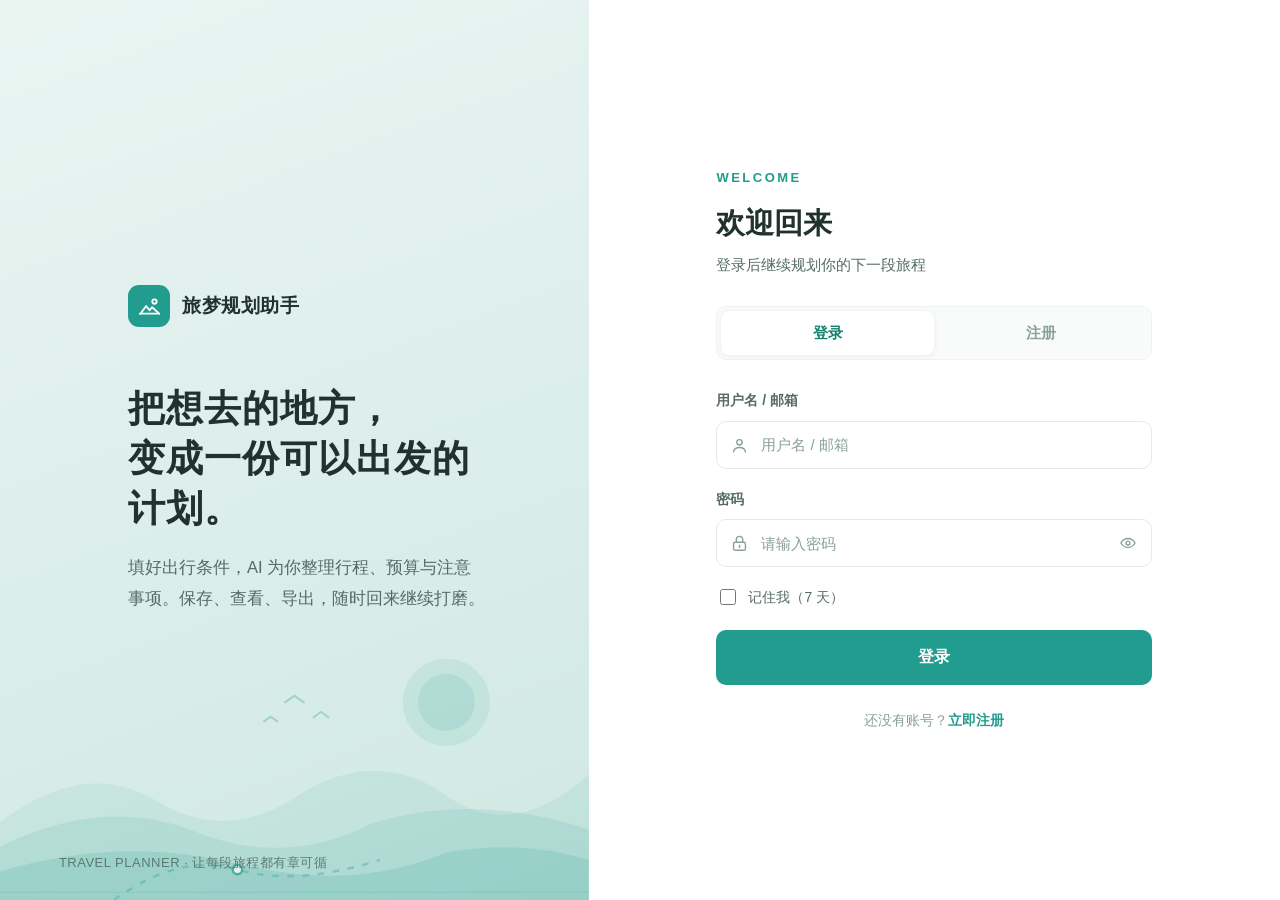
<file: frontend/index.html>
<!DOCTYPE html>
<html lang="zh-CN">
<head>
<meta charset="UTF-8" />
<meta name="viewport" content="width=device-width, initial-scale=1.0" />
<title>旅梦规划助手</title>
<link rel="stylesheet" href="css/base.css" />
<link rel="stylesheet" href="css/home.css" />
<script src="js/auth.js"></script>
<script>
  // 全局路由守卫：未登录访问自动跳转登录页（主页面 PRD §2）
  requireAuth();
</script>
</head>
<body>

<!-- 本页图标（顶部栏图标由 layout.js 注入） -->
<svg width="0" height="0" style="position:absolute" aria-hidden="true"><defs>
  <symbol id="ic-sparkles" viewBox="0 0 24 24"><path d="M12 3l1.7 4.6L18.3 9.3l-4.6 1.7L12 15.6l-1.7-4.6-4.6-1.7 4.6-1.7L12 3z"/><path d="M19 15.5l.7 1.9 1.9.7-1.9.7-.7 1.9-.7-1.9-1.9-.7 1.9-.7.7-1.9z"/></symbol>
  <symbol id="ic-calendar" viewBox="0 0 24 24"><rect x="3.5" y="5" width="17" height="15.5" rx="2"/><path d="M3.5 9.8h17M8 3v4M16 3v4"/><path d="M8 13.5h3M8 17h6"/></symbol>
  <symbol id="ic-arrow-right" viewBox="0 0 24 24"><path d="M5 12h14M13 6l6 6-6 6"/></symbol>
</defs></svg>

<!-- ============ 主页面主体 ============ -->
<main class="home">
  <div class="home__glow"></div>

  <div class="eyebrow home__eyebrow">TRAVEL PLANNER</div>
  <h1 class="home__title">旅梦规划助手</h1>
  <p class="home__lead">把想去的地方，变成一份可以出发的计划</p>

  <div class="home__entries">
    <a class="entry" href="generate.html">
      <span class="entry__icon">
        <svg class="icon"><use href="#ic-sparkles"/></svg>
      </span>
      <span class="entry__body">
        <span class="entry__title">生成旅行计划</span>
        <span class="entry__desc">填写出行条件，AI 为你整理一份完整行程</span>
      </span>
      <svg class="icon entry__arrow"><use href="#ic-arrow-right"/></svg>
    </a>

    <a class="entry" href="plans.html">
      <span class="entry__icon">
        <svg class="icon"><use href="#ic-calendar"/></svg>
      </span>
      <span class="entry__body">
        <span class="entry__title">我的旅行计划</span>
        <span class="entry__desc">查看、搜索、复制与导出已保存的行程</span>
      </span>
      <svg class="icon entry__arrow"><use href="#ic-arrow-right"/></svg>
    </a>
  </div>

  <div class="home__tip">行程与价格均为 AI 估算，出行前请自行核实</div>
</main>

<script src="js/api.js"></script>
<script src="js/layout.js"></script>
<script>
/**
 * 主页面逻辑
 * 依据：需求文档/主页面-需求描述.md v1.0、开发文档/接口文档.md v1.0
 */

mountTopbar();

// 先用本地缓存的用户名渲染，避免闪烁；再用 /me 校正（token 过期时 api.js 会自动跳转登录页）
setTopbarUser(getUsername());

async function initUser() {
  const result = await apiRequest('/api/auth/me');
  if (result.code === 0 && result.data) {
    setUsername(result.data.username);
    setTopbarUser(result.data.username);
  }
  // 其余错误（网络异常等）不打断页面使用，保留缓存中的用户名
}

initUser();
</script>
</body>
</html>
</file>
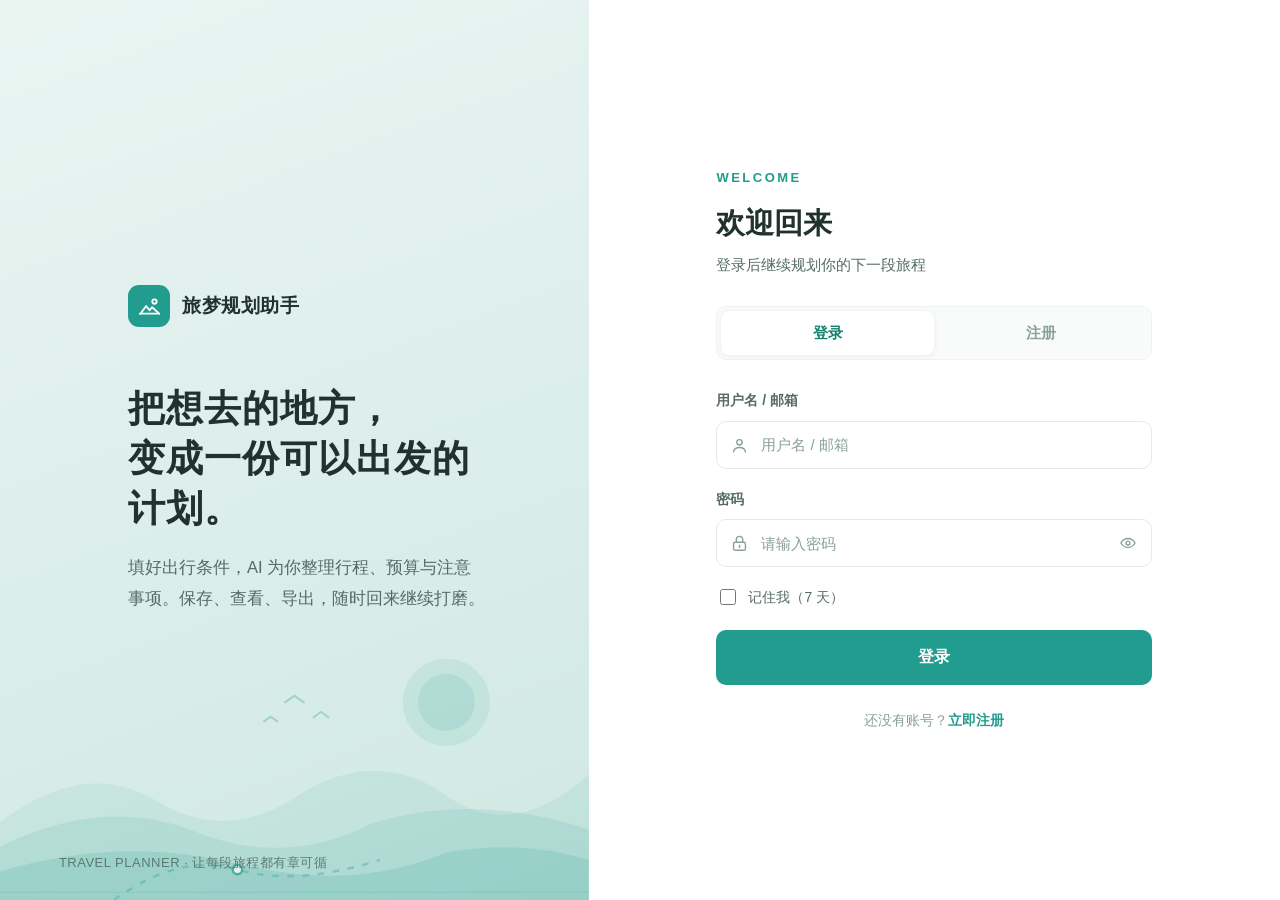
<file: frontend/generate.html>
<!DOCTYPE html>
<html lang="zh-CN">
<head>
<meta charset="UTF-8" />
<meta name="viewport" content="width=device-width, initial-scale=1.0" />
<title>生成旅行计划 · 旅梦规划助手</title>
<link rel="stylesheet" href="css/base.css" />
<link rel="stylesheet" href="css/generate.css" />
<script src="js/auth.js"></script>
<script>
  // 全局路由守卫：未登录访问自动跳转登录页（生成 PRD §1）
  requireAuth();
</script>
</head>
<body>

<!-- 本页图标（顶部栏图标由 layout.js 注入） -->
<svg width="0" height="0" style="position:absolute" aria-hidden="true"><defs>
  <symbol id="ic-sparkles" viewBox="0 0 24 24"><path d="M12 3l1.7 4.6L18.3 9.3l-4.6 1.7L12 15.6l-1.7-4.6-4.6-1.7 4.6-1.7L12 3z"/><path d="M19 15.5l.7 1.9 1.9.7-1.9.7-.7 1.9-.7-1.9-1.9-.7 1.9-.7.7-1.9z"/></symbol>
  <symbol id="ic-pin" viewBox="0 0 24 24"><path d="M12 21s7-6.2 7-11a7 7 0 1 0-14 0c0 4.8 7 11 7 11z"/><circle cx="12" cy="10" r="2.5"/></symbol>
  <symbol id="ic-calendar" viewBox="0 0 24 24"><rect x="3.5" y="5" width="17" height="15.5" rx="2"/><path d="M3.5 9.8h17M8 3v4M16 3v4"/><path d="M8 13.5h3M8 17h6"/></symbol>
  <symbol id="ic-users" viewBox="0 0 24 24"><circle cx="9" cy="8.5" r="3"/><path d="M3.5 19c.5-3.2 2.8-5 5.5-5s5 1.8 5.5 5"/><path d="M16 6.2a3 3 0 0 1 0 5.6M17 14.4c2 .6 3.3 2.2 3.7 4.6"/></symbol>
  <symbol id="ic-yuan" viewBox="0 0 24 24"><circle cx="12" cy="12" r="8.6"/><path d="M9 8.5l3 3.5 3-3.5M12 12v4.5M9.4 13.6h5.2M9.4 15.4h5.2"/></symbol>
  <symbol id="ic-chev-left" viewBox="0 0 24 24"><path d="M15 6l-6 6 6 6"/></symbol>
  <symbol id="ic-chev-down" viewBox="0 0 24 24"><path d="M6 9l6 6 6-6"/></symbol>
  <symbol id="ic-refresh" viewBox="0 0 24 24"><path d="M19.5 12a7.5 7.5 0 1 1-2.2-5.3"/><path d="M19.5 4v5h-5"/></symbol>
  <symbol id="ic-save" viewBox="0 0 24 24"><path d="M6 4h12v16l-6-4-6 4V4z"/></symbol>
  <symbol id="ic-download" viewBox="0 0 24 24"><path d="M12 3v12M8 11l4 4 4-4M4 19h16"/></symbol>
  <symbol id="ic-check" viewBox="0 0 24 24"><path d="M5 12.5l4.5 4.5L19 7"/></symbol>
  <symbol id="ic-info" viewBox="0 0 24 24"><circle cx="12" cy="12" r="9"/><path d="M12 11v5M12 8h.01"/></symbol>
  <symbol id="ic-bus" viewBox="0 0 24 24"><rect x="4" y="3.5" width="16" height="14" rx="2"/><path d="M4 11h16M7 17.5V20M17 17.5V20"/><circle cx="8" cy="14.5" r="1"/><circle cx="16" cy="14.5" r="1"/></symbol>
  <symbol id="ic-food" viewBox="0 0 24 24"><path d="M5 3v7a3 3 0 0 0 6 0V3M8 3v18M17 3c-1.8 1.5-2.5 3.5-2.5 6.5V12h4V3zM18.5 12v9"/></symbol>
  <symbol id="ic-wallet" viewBox="0 0 24 24"><rect x="3" y="6" width="18" height="13" rx="2.5"/><path d="M3 10h18M16.5 14.5h1.5"/></symbol>
  <symbol id="ic-alert" viewBox="0 0 24 24"><path d="M12 3.5L2.5 20h19L12 3.5z"/><path d="M12 10v4M12 17h.01"/></symbol>
  <symbol id="ic-list" viewBox="0 0 24 24"><path d="M8 6h13M8 12h13M8 18h13M3.5 6h.01M3.5 12h.01M3.5 18h.01"/></symbol>
  <symbol id="ic-map" viewBox="0 0 24 24"><path d="M3 6.5l6-2.5 6 2.5 6-2.5v13l-6 2.5-6-2.5-6 2.5v-13z"/><path d="M9 4v13M15 6.5v13"/></symbol>
  <symbol id="ic-hotel" viewBox="0 0 24 24"><path d="M3 20V9l9-5 9 5v11"/><path d="M2.5 20h19"/><path d="M9.5 20v-6h5v6"/><path d="M9 9h.01M15 9h.01"/></symbol>
  <symbol id="ic-plus" viewBox="0 0 24 24"><path d="M12 5v14M5 12h14"/></symbol>
  <symbol id="ic-close" viewBox="0 0 24 24"><path d="M6 6l12 12M18 6L6 18"/></symbol>
</defs></svg>

<main class="page">
  <!-- ==================== 视图一：表单 ==================== -->
  <section id="view-form">
    <div class="page-head">
      <div>
        <div class="eyebrow" style="margin-bottom:8px">NEW PLAN</div>
        <h1>生成旅行计划</h1>
        <p>填好出行条件，AI 将为你生成结构化行程。带 * 为必填项</p>
      </div>
    </div>

    <form id="plan-form" novalidate>
      <div class="card">
        <div class="section-title">01 / 出行条件</div>
        <div class="form-grid">
          <div class="field" id="field-departure">
            <label class="field__label" for="departure">出发地<span class="field__required">*</span></label>
            <div class="input-wrap">
              <svg class="icon"><use href="#ic-bus"/></svg>
              <input class="input input--icon" id="departure" maxlength="50" placeholder="例如：上海" />
            </div>
            <p class="field__error"></p>
          </div>

          <div class="field" id="field-destination">
            <label class="field__label" for="destination">目的地<span class="field__required">*</span></label>
            <div class="input-wrap">
              <svg class="icon"><use href="#ic-pin"/></svg>
              <input class="input input--icon" id="destination" maxlength="50" placeholder="例如：昆明；多个城市用顿号分隔" />
            </div>
            <p class="field__error"></p>
            <p class="hint">支持多个城市，如「哈尔滨、长春、沈阳」，将自动生成城际交通</p>
          </div>

          <div class="field" id="field-days">
            <label class="field__label" for="days">出行天数<span class="field__required">*</span></label>
            <div class="input-wrap">
              <svg class="icon"><use href="#ic-calendar"/></svg>
              <input class="input input--icon" id="days" type="number" min="1" max="15" placeholder="1-15 天" />
            </div>
            <p class="field__error"></p>
          </div>

          <div class="field" id="field-start-date">
            <label class="field__label" for="start-date">出发日期<span class="field__optional">（选填）</span></label>
            <div class="input-wrap input-wrap--date">
              <svg class="icon"><use href="#ic-calendar"/></svg>
              <input class="input input--icon" id="start-date" placeholder="yyyy/mm/dd"
                     maxlength="10" inputmode="numeric" autocomplete="off" />
              <svg class="icon date-proxy-icon" aria-hidden="true"><use href="#ic-calendar"/></svg>
              <input type="date" class="date-proxy" id="start-date-picker" tabindex="-1" aria-label="打开日历选择日期" />
            </div>
            <p class="field__error">请输入正确的日期格式（yyyy/mm/dd）</p>
            <p class="hint">格式 yyyy/mm/dd，也可点击右侧图标选择；未填时按「第 1 天、第 2 天…」组织</p>
          </div>

          <div class="field" id="field-budget">
            <label class="field__label" for="budget">人均预算<span class="field__required">*</span></label>
            <div class="input-wrap">
              <svg class="icon"><use href="#ic-yuan"/></svg>
              <input class="input input--icon" id="budget" type="number" min="1" max="999999" placeholder="元 / 人" />
            </div>
            <p class="field__error"></p>
          </div>

          <div class="field" id="field-people">
            <label class="field__label" for="people">人数<span class="field__required">*</span></label>
            <div class="input-wrap">
              <svg class="icon"><use href="#ic-users"/></svg>
              <input class="input input--icon" id="people" type="number" min="1" max="20" value="2" />
            </div>
            <p class="field__error"></p>
          </div>

          <div class="field">
            <label class="field__label">行程节奏</label>
            <div class="chips" data-single id="pace-chips">
              <span class="chip" data-value="宽松">宽松</span>
              <span class="chip chip--active" data-value="适中">适中</span>
              <span class="chip" data-value="紧凑">紧凑</span>
            </div>
          </div>
        </div>

        <div class="divider"></div>
        <div class="section-title">02 / 偏好与补充</div>
        <div class="form-grid">
          <div class="field field--full">
            <label class="field__label">兴趣偏好 <span class="field__optional">可多选</span></label>
            <div class="chips" data-multi id="interest-chips">
              <span class="chip" data-value="历史文化">历史文化</span>
              <span class="chip" data-value="自然风光">自然风光</span>
              <span class="chip" data-value="美食">美食</span>
              <span class="chip" data-value="亲子">亲子</span>
              <span class="chip" data-value="购物">购物</span>
              <span class="chip" data-value="夜生活">夜生活</span>
              <span class="chip" data-value="摄影">摄影</span>
              <span class="chip" data-value="休闲度假">休闲度假</span>
            </div>
          </div>

          <div class="field">
            <label class="field__label">交通偏好</label>
            <div class="chips" data-single id="transport-chips">
              <span class="chip" data-value="公共交通为主">公共交通为主</span>
              <span class="chip" data-value="自驾">自驾</span>
              <span class="chip" data-value="不限">不限</span>
            </div>
          </div>

          <div class="field">
            <label class="field__label">住宿偏好</label>
            <div class="chips" data-single id="hotel-chips">
              <span class="chip" data-value="经济型">经济型</span>
              <span class="chip" data-value="舒适型">舒适型</span>
              <span class="chip" data-value="豪华型">豪华型</span>
              <span class="chip" data-value="不限">不限</span>
            </div>
          </div>

          <div class="field field--full">
            <label class="field__label" for="special-needs">饮食 / 特殊需求 <span class="field__optional">（选填）</span></label>
            <div class="textarea-wrap">
              <textarea class="input" id="special-needs" maxlength="200" placeholder="例如：不吃辣、带老人出行希望少走路…"></textarea>
              <span class="counter" id="note-counter">0/200</span>
            </div>
          </div>

          <div class="field field--full">
            <label class="field__label">参考攻略 <span class="field__optional">（选填 · 最多 3 条）</span></label>
            <div class="acc" id="guide-acc">
              <div class="acc__head" id="guide-toggle">
                <svg class="icon"><use href="#ic-map"/></svg>
                <span>添加参考攻略（链接或粘贴正文）</span>
                <svg class="icon icon--sm acc__caret"><use href="#ic-chev-down"/></svg>
              </div>
              <div class="acc__body" id="guide-body" hidden>
                <p class="hint" style="margin:6px 0 12px">链接仅作来源记录；粘贴的正文参与生成。系统会过滤广告与联系方式。</p>
                <div id="guide-list">
                  <div class="guide-item">
                    <select class="guide-item__type">
                      <option value="link">链接</option>
                      <option value="text">文本</option>
                    </select>
                    <input class="guide-item__value" placeholder="粘贴链接或攻略正文（文本 ≤500 字）" />
                    <button type="button" class="guide-item__remove" aria-label="删除这条参考攻略">
                      <svg class="icon icon--sm"><use href="#ic-close"/></svg>
                    </button>
                  </div>
                </div>
                <button type="button" class="btn btn--ghost btn--sm" id="btn-add-guide">
                  <svg class="icon icon--sm"><use href="#ic-plus"/></svg>添加一条
                </button>
              </div>
            </div>
          </div>
        </div>
      </div>

      <div class="form-foot">
        <button type="submit" class="btn btn--primary" id="btn-generate">
          <svg class="icon icon--sm"><use href="#ic-sparkles"/></svg>生成计划
        </button>
        <span class="form-foot__tip">生成需同步等待，通常 30–60 秒；过程中请勿关闭页面</span>
      </div>
    </form>
  </section>

  <!-- ==================== 视图二：结果 ==================== -->
  <section id="view-result" hidden>
    <div class="page-head">
      <div>
        <button type="button" class="back-link" id="btn-back">
          <svg class="icon icon--sm"><use href="#ic-chev-left"/></svg>返回修改条件
        </button>
        <h1 id="result-title"></h1>
        <p>AI 生成的行程方案 · 内容为估算，仅供参考</p>
      </div>
      <div class="head-actions">
        <button type="button" class="btn btn--ghost" id="btn-supplement">
          <svg class="icon icon--sm"><use href="#ic-plus"/></svg>补充攻略
        </button>
        <button type="button" class="btn btn--ghost" id="btn-regenerate">
          <svg class="icon icon--sm"><use href="#ic-refresh"/></svg>重新生成
        </button>
        <button type="button" class="btn btn--primary" id="btn-save">
          <svg class="icon icon--sm"><use href="#ic-save"/></svg>保存
        </button>
        <button type="button" class="btn btn--soft" id="btn-export" hidden>
          <svg class="icon icon--sm"><use href="#ic-download"/></svg>导出 PDF
        </button>
      </div>
    </div>
    <div id="result-body"></div>
  </section>
</main>

<!-- 生成中遮罩 -->
<div class="loading-mask" id="loading-mask" hidden>
  <div class="loading-box">
    <div class="spinner"></div>
    <h3>AI 正在规划你的行程…</h3>
    <p>正在整理每日安排、预算与注意事项，通常需要 30–60 秒，请稍候</p>
  </div>
</div>

<script src="js/common.js"></script>
<script src="js/api.js"></script>
<script src="js/layout.js"></script>
<script src="js/plan-render.js"></script>
<script>
/* ==========================================================================
   旅行计划生成页
   依据：需求文档/旅行计划生成-PRD.md v1.5、开发文档/接口文档.md v1.0
   ========================================================================== */

const $ = (id) => document.getElementById(id);

const state = {
  formData: null,      // 本次生成的表单条件（保存与概览展示使用）
  plan: null,          // 生成接口返回的数据
  savedPlanId: null,   // 保存成功后的记录 ID（用于导出）
  activeDay: 0,
  generating: false,
  saving: false,
};

/* ---------- 顶部栏 ---------- */
mountTopbar();
setTopbarUser(getUsername());

/* ---------- 表单交互 ---------- */
// 单选 / 多选 chips
document.querySelectorAll('.chips').forEach((group) => {
  group.addEventListener('click', (event) => {
    const chip = event.target.closest('.chip');
    if (!chip) return;

    if (group.hasAttribute('data-single')) {
      group.querySelectorAll('.chip').forEach((item) => item.classList.remove('chip--active'));
      chip.classList.add('chip--active');
    } else {
      chip.classList.toggle('chip--active');
    }
  });
});

// 特殊需求字数统计
$('special-needs').addEventListener('input', () => {
  $('note-counter').textContent = `${$('special-needs').value.length}/200`;
});

// 参考攻略：折叠
$('guide-toggle').addEventListener('click', () => {
  const acc = $('guide-acc');
  const body = $('guide-body');
  acc.classList.toggle('acc--open');
  body.hidden = !acc.classList.contains('acc--open');
});

// 参考攻略：添加
$('btn-add-guide').addEventListener('click', () => {
  const items = $('guide-list').querySelectorAll('.guide-item');
  if (items.length >= 3) {
    toast('参考攻略最多 3 条，每条文本不超过 500 字');
    return;
  }
  const item = document.createElement('div');
  item.className = 'guide-item';
  item.innerHTML = `
    <select class="guide-item__type">
      <option value="link">链接</option>
      <option value="text">文本</option>
    </select>
    <input class="guide-item__value" placeholder="粘贴链接或攻略正文（文本 ≤500 字）" />
    <button type="button" class="guide-item__remove" aria-label="删除这条参考攻略">
      <svg class="icon icon--sm"><use href="#ic-close"/></svg>
    </button>`;
  $('guide-list').appendChild(item);
});

// 参考攻略：删除（事件委托）
$('guide-list').addEventListener('click', (event) => {
  const button = event.target.closest('.guide-item__remove');
  if (!button) return;
  const items = $('guide-list').querySelectorAll('.guide-item');
  if (items.length <= 1) {
    // 保留最后一条，仅清空内容
    button.closest('.guide-item').querySelector('.guide-item__value').value = '';
    return;
  }
  button.closest('.guide-item').remove();
});

// 参考攻略：文本超 500 字即时提示并截断（PRD 异常 #8）
$('guide-list').addEventListener('input', (event) => {
  const input = event.target.closest('.guide-item__value');
  if (!input) return;
  const select = input.parentElement.querySelector('.guide-item__type');
  if (select && select.value === 'text' && input.value.length > 500) {
    input.value = input.value.slice(0, 500);
    toast('参考攻略最多 3 条，每条文本不超过 500 字');
  }
});

// 输入时清除字段错误
document.querySelectorAll('#view-form .input').forEach((input) => {
  input.addEventListener('input', () => {
    const field = input.closest('.field');
    if (field) field.classList.remove('field--invalid');
  });
});

/* ---------- 表单校验 ---------- */
function setFieldError(fieldId, message) {
  const field = $(fieldId);
  if (!field) return;
  field.classList.add('field--invalid');
  const error = field.querySelector('.field__error');
  if (error) error.textContent = message;
}

function clearFieldError(fieldId) {
  const field = $(fieldId);
  if (field) field.classList.remove('field--invalid');
}

function clearErrors() {
  document.querySelectorAll('#view-form .field--invalid').forEach((field) => {
    field.classList.remove('field--invalid');
  });
}

/* 解析 yyyy/mm/dd、yyyy-mm-dd、yyyy.mm.dd，返回规范化文本与 ISO 字符串 */
function normalizeDateText(value) {
  const match = /^(\d{4})[\/\-.](\d{1,2})[\/\-.](\d{1,2})$/.exec(String(value).trim());
  if (!match) return null;

  const year = Number(match[1]);
  const month = Number(match[2]);
  const day = Number(match[3]);
  const date = new Date(year, month - 1, day);

  if (date.getFullYear() !== year || date.getMonth() !== month - 1 || date.getDate() !== day) {
    return null;
  }

  const mm = String(month).padStart(2, '0');
  const dd = String(day).padStart(2, '0');
  return { text: `${year}/${mm}/${dd}`, iso: `${year}-${mm}-${dd}` };
}

// 出发日期：文本输入只保留数字与分隔符
$('start-date').addEventListener('input', (event) => {
  event.target.value = event.target.value.replace(/[^\d\/\-.]/g, '');
});

// 失焦时规范化为 yyyy/mm/dd
$('start-date').addEventListener('blur', () => {
  const input = $('start-date');
  const value = input.value.trim();
  if (!value) {
    clearFieldError('field-start-date');
    return;
  }

  const parsed = normalizeDateText(value);
  if (!parsed) {
    setFieldError('field-start-date', '请输入正确的日期格式（yyyy/mm/dd）');
    return;
  }

  input.value = parsed.text;
  $('start-date-picker').value = parsed.iso;
  clearFieldError('field-start-date');
});

// 日历选择器回填
$('start-date-picker').addEventListener('change', (event) => {
  const iso = event.target.value;
  if (!iso) return;
  $('start-date').value = iso.replace(/-/g, '/');
  clearFieldError('field-start-date');
});

function validateForm() {
  clearErrors();
  let valid = true;

  const departure = $('departure').value.trim();
  if (!departure) {
    setFieldError('field-departure', '请输入出发地');
    valid = false;
  }

  const destination = $('destination').value.trim();
  if (!destination) {
    setFieldError('field-destination', '请输入目的地');
    valid = false;
  }

  const days = Number($('days').value);
  if (!Number.isInteger(days) || days < 1 || days > 15) {
    setFieldError('field-days', '出行天数需为 1-15 天');
    valid = false;
  }

  const budget = Number($('budget').value);
  if (!Number.isInteger(budget) || budget < 1 || budget > 999999) {
    setFieldError('field-budget', '请输入人均预算（正整数）');
    valid = false;
  }

  const people = Number($('people').value);
  if (!Number.isInteger(people) || people < 1 || people > 20) {
    setFieldError('field-people', '人数需为 1-20 人');
    valid = false;
  }

  const startDateText = $('start-date').value.trim();
  if (startDateText) {
    const parsedDate = normalizeDateText(startDateText);
    if (!parsedDate) {
      setFieldError('field-start-date', '请输入正确的日期格式（yyyy/mm/dd）');
      valid = false;
    } else {
      $('start-date').value = parsedDate.text;
    }
  }

  if (!valid) toast('请检查必填项');
  return valid;
}

/* ---------- 表单数据收集 ---------- */
function getSingleValue(containerId) {
  const active = document.querySelector(`#${containerId} .chip--active`);
  return active ? active.dataset.value : null;
}

function getMultiValues(containerId) {
  return Array.from(document.querySelectorAll(`#${containerId} .chip--active`))
    .map((chip) => chip.dataset.value);
}

function collectGuides() {
  return Array.from(document.querySelectorAll('#guide-list .guide-item'))
    .map((item) => ({
      type: item.querySelector('.guide-item__type').value,
      content: item.querySelector('.guide-item__value').value.trim(),
    }))
    .filter((guide) => guide.content);
}

function collectForm() {
  const parsedDate = normalizeDateText($('start-date').value.trim());

  return {
    departure: $('departure').value.trim(),
    destination: $('destination').value.trim(),
    days: Number($('days').value),
    start_date: parsedDate ? parsedDate.iso : null,
    budget_per_person: Number($('budget').value),
    people: Number($('people').value),
    interest_tags: getMultiValues('interest-chips'),
    pace: getSingleValue('pace-chips'),
    transport_pref: getSingleValue('transport-chips'),
    hotel_pref: getSingleValue('hotel-chips'),
    special_needs: $('special-needs').value.trim() || null,
    guides: collectGuides(),
  };
}

/* ---------- 生成中状态（防重复提交 + 离开拦截） ---------- */
function setGenerating(on) {
  state.generating = on;
  $('loading-mask').hidden = !on;
  $('btn-generate').disabled = on;
  $('btn-regenerate').disabled = on;
  document.body.style.overflow = on ? 'hidden' : '';

  // 刷新 / 关闭标签页拦截（生成 PRD §3.2）
  window.onbeforeunload = on
    ? (event) => { event.preventDefault(); event.returnValue = ''; }
    : null;
}

// 站内跳转拦截（顶部栏点击等）
window.beforeLeavePage = () => {
  if (!state.generating) return true;
  return confirm('生成中，离开将丢失本次结果');
};

/* ---------- 生成 ---------- */
async function handleGenerate(event) {
  if (event) event.preventDefault();
  if (state.generating) return;
  if (!validateForm()) return;

  state.formData = collectForm();
  setGenerating(true);

  const result = await apiRequest('/api/plans/generate', {
    method: 'POST',
    body: state.formData,
    timeout: 130000, // 前端 130s > 后端 120s，让后端先超时返回可读文案
  });

  setGenerating(false);

  if (result.code === 0 && result.data) {
    state.plan = result.data;
    state.savedPlanId = null;
    state.activeDay = 0;
    showResult();
    return;
  }

  toast(result.message || '生成失败，请重试');
}

function showResult() {
  $('view-form').hidden = true;
  $('view-result').hidden = false;
  window.scrollTo({ top: 0 });
  renderResult();
}

/* ---------- 结果渲染（实现见 js/plan-render.js，与详情页共用） ---------- */
function renderResult() {
  const plan = state.plan || {};
  const content = plan.plan_content || {};
  const form = state.formData || {};

  $('result-title').textContent = plan.title
    || `${form.destination || ''} ${form.days || ''} 日游`;
  $('btn-export').hidden = !state.savedPlanId;

  $('result-body').innerHTML = PlanRender.render(
    content,
    { ...form, used_guide: plan.used_guide },
    state.activeDay
  );
}

/* 日切换（事件委托，结果区重渲染后依然有效） */
$('result-body').addEventListener('click', (event) => {
  const tab = event.target.closest('[data-day]');
  if (!tab) return;
  state.activeDay = Number(tab.dataset.day);
  renderResult();
});

/* ---------- 保存 ---------- */
function buildSaveBody() {
  const form = state.formData;
  const guideSources = (form.guides || []).map((guide) => (
    guide.type === 'link'
      ? { type: 'link', url: guide.content, label: '分享链接' }
      : { type: 'text', url: null, label: '用户粘贴的攻略正文' }
  ));

  return {
    departure: form.departure,
    destination: form.destination,
    days: form.days,
    start_date: form.start_date,
    budget_per_person: form.budget_per_person,
    people: form.people,
    interest_tags: form.interest_tags,
    pace: form.pace,
    transport_pref: form.transport_pref,
    hotel_pref: form.hotel_pref,
    special_needs: form.special_needs,
    used_guide: !!state.plan.used_guide,
    guide_sources: guideSources,
    plan_content: state.plan.plan_content,
  };
}

async function handleSave() {
  if (!state.plan || state.saving) return;

  state.saving = true;
  const button = $('btn-save');
  button.disabled = true;

  const result = await apiRequest('/api/plans', {
    method: 'POST',
    body: buildSaveBody(),
  });

  state.saving = false;
  button.disabled = false;

  if (result.code === 0 && result.data) {
    state.savedPlanId = result.data.id;
    $('btn-export').hidden = false;
    toast('已保存');
  } else {
    toast(result.message || '保存失败，请重试');
  }
}

/* ---------- 导出 PDF ---------- */
async function handleExport() {
  if (!state.savedPlanId) return;

  const button = $('btn-export');
  button.disabled = true;

  const result = await apiDownload(`/api/plans/${state.savedPlanId}/pdf`);

  button.disabled = false;

  if (result.ok) {
    saveBlob(result.blob, result.filename);
    toast('导出成功');
  } else {
    toast(result.message);
  }
}

/* ---------- 重新生成 / 返回 ---------- */
async function handleRegenerate() {
  if (state.generating) return;
  state.savedPlanId = null;      // 新结果未保存，隐藏导出（PRD §3.6）
  $('btn-export').hidden = true;
  await handleGenerate();
}

function handleBack() {
  $('view-result').hidden = true;
  $('view-form').hidden = false;
  window.scrollTo({ top: 0 });
  // 表单条件保留在 DOM 中，无需回填（PRD §3.7）
}

/* ---------- 补充攻略优化（生成 PRD §3.6） ---------- */
function appendGuidesToForm(guides) {
  const list = $('guide-list');
  guides.forEach((guide) => {
    const item = document.createElement('div');
    item.className = 'guide-item';
    item.innerHTML = `
      <select class="guide-item__type">
        <option value="link">链接</option>
        <option value="text">文本</option>
      </select>
      <input class="guide-item__value" placeholder="粘贴链接或攻略正文（文本 ≤500 字）" />
      <button type="button" class="guide-item__remove" aria-label="删除这条参考攻略">
        <svg class="icon icon--sm"><use href="#ic-close"/></svg>
      </button>`;
    item.querySelector('.guide-item__type').value = guide.type;
    item.querySelector('.guide-item__value').value = guide.content;
    list.appendChild(item);
  });
}

async function handleSupplementGuide() {
  const filledCount = Array.from(document.querySelectorAll('#guide-list .guide-item'))
    .filter((item) => item.querySelector('.guide-item__value').value.trim()).length;

  const guides = await openGuideDialog({
    title: '补充参考攻略',
    description: '补充后基于当前条件重新生成一版方案。链接仅作来源记录，粘贴的正文参与生成。',
  });
  if (!guides) return;

  if (filledCount + guides.length > 3) {
    toast('参考攻略最多 3 条，每条文本不超过 500 字');
    return;
  }

  appendGuidesToForm(guides);

  // 新结果未保存，隐藏导出按钮（PRD §3.6）
  state.savedPlanId = null;
  $('btn-export').hidden = true;

  await handleGenerate();
}

/* ---------- 事件绑定 ---------- */
$('plan-form').addEventListener('submit', handleGenerate);
$('btn-save').addEventListener('click', handleSave);
$('btn-export').addEventListener('click', handleExport);
$('btn-regenerate').addEventListener('click', handleRegenerate);
$('btn-supplement').addEventListener('click', handleSupplementGuide);
$('btn-back').addEventListener('click', handleBack);
</script>
</body>
</html>
</file>
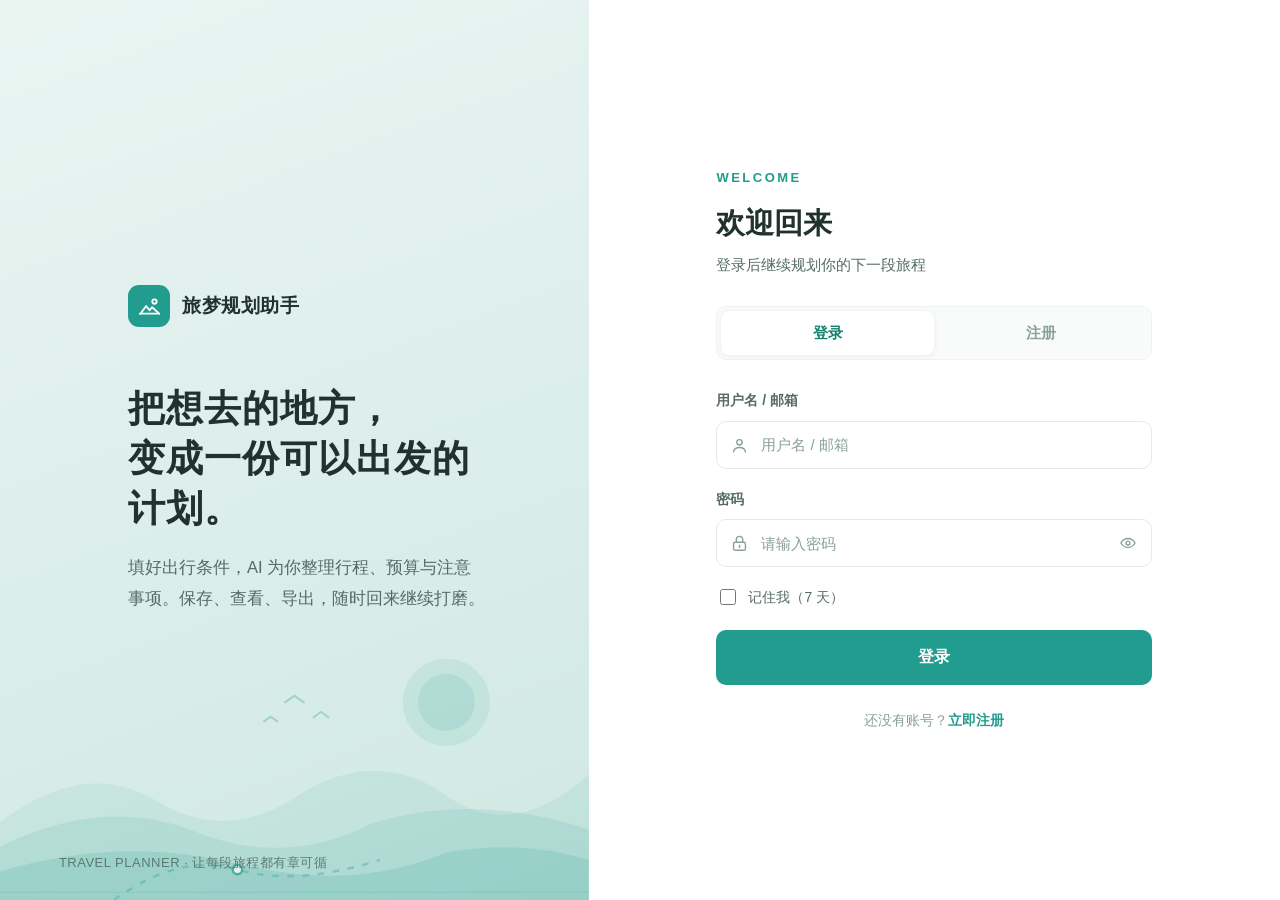
<file: frontend/login.html>
<!DOCTYPE html>
<html lang="zh-CN">
<head>
<meta charset="UTF-8" />
<meta name="viewport" content="width=device-width, initial-scale=1.0" />
<title>登录 / 注册 · 旅梦规划助手</title>
<link rel="stylesheet" href="css/base.css" />
<script src="js/auth.js"></script>
<script>
  // 已登录状态访问登录页 → 自动跳转主页（登录 PRD §3.1、注册 PRD §3.1）
  redirectIfAuthed();
</script>
</head>
<body>

<!-- ============ SVG 图标库 ============ -->
<svg width="0" height="0" style="position:absolute" aria-hidden="true"><defs>
  <symbol id="ic-logo" viewBox="0 0 24 24"><circle cx="17.2" cy="6.8" r="2.3"/><path d="M2.5 19.5l6-8 3.6 4.4 2.6-3.2 7.3 6.8"/><path d="M2 19.5h20"/></symbol>
  <symbol id="ic-user" viewBox="0 0 24 24"><circle cx="12" cy="8" r="3.4"/><path d="M4.5 20c.6-3.6 3.6-5.5 7.5-5.5s6.9 1.9 7.5 5.5"/></symbol>
  <symbol id="ic-lock" viewBox="0 0 24 24"><rect x="4.5" y="10.5" width="15" height="10" rx="2"/><path d="M8 10.5V7a4 4 0 0 1 8 0v3.5"/><path d="M12 14.5v2.5"/></symbol>
  <symbol id="ic-mail" viewBox="0 0 24 24"><rect x="3" y="5" width="18" height="14" rx="2"/><path d="M3.7 6.5L12 13l8.3-6.5"/></symbol>
  <symbol id="ic-tag" viewBox="0 0 24 24"><path d="M3.5 11.5V4a.5.5 0 0 1 .5-.5h7.5L20.5 12.5 12.5 20.5 3.5 11.5z"/><circle cx="8" cy="8" r="1.3"/></symbol>
  <symbol id="ic-eye" viewBox="0 0 24 24"><path d="M2.5 12s3.5-6 9.5-6 9.5 6 9.5 6-3.5 6-9.5 6-9.5-6-9.5-6z"/><circle cx="12" cy="12" r="2.6"/></symbol>
  <symbol id="ic-eye-off" viewBox="0 0 24 24"><path d="M4 4l16 16"/><path d="M9.6 5.4A10.7 10.7 0 0 1 12 5c6 0 9.5 6 9.5 6a15.3 15.3 0 0 1-2.7 3.2M6.3 6.7A15.6 15.6 0 0 0 2.5 12s3.5 6 9.5 6c1.1 0 2.1-.2 3-.5"/><path d="M10 10a2.6 2.6 0 0 0 3.7 3.7"/></symbol>
  <symbol id="ic-check" viewBox="0 0 24 24"><path d="M5 12.5l4.5 4.5L19 7"/></symbol>
</defs></svg>

<!-- ============ 登录 / 注册 ============ -->
<div class="auth">

  <!-- 左侧品牌区 -->
  <aside class="auth__brand">
    <div class="auth__brand-top">
      <span class="brand-mark"><svg class="icon"><use href="#ic-logo"/></svg></span>
      <span class="auth__brand-name">旅梦规划助手</span>
    </div>
    <h2 class="auth__headline">把想去的地方，<br/>变成一份可以出发的计划。</h2>
    <p class="auth__lead">填好出行条件，AI 为你整理行程、预算与注意事项。保存、查看、导出，随时回来继续打磨。</p>

    <svg class="auth__art" viewBox="0 0 620 300" preserveAspectRatio="xMidYMax slice" aria-hidden="true">
      <circle cx="470" cy="92" r="46" fill="#219C8E" opacity=".10"/>
      <circle cx="470" cy="92" r="30" fill="#219C8E" opacity=".13"/>
      <path d="M0 218 Q90 150 165 196 T320 186 Q400 140 470 190 T620 168 L620 300 L0 300 Z" fill="#219C8E" opacity=".09"/>
      <path d="M0 244 Q110 190 205 228 T390 220 Q500 186 620 226 L620 300 L0 300 Z" fill="#219C8E" opacity=".13"/>
      <path d="M0 270 Q130 232 250 262 T470 250 Q550 236 620 258 L620 300 L0 300 Z" fill="#219C8E" opacity=".18"/>
      <path d="M120 300 Q190 250 250 268 T400 258" fill="none" stroke="#219C8E" stroke-width="2.5" stroke-dasharray="7 9" opacity=".38"/>
      <path d="M300 92 l10 -7 10 7 M330 108 l8 -6 8 6 M278 112 l7 -5 7 5" fill="none" stroke="#219C8E" stroke-width="2" opacity=".35" stroke-linecap="round"/>
      <circle cx="250" cy="268" r="5" fill="#fff" stroke="#219C8E" stroke-width="2.5" opacity=".75"/>
      <path d="M0 292 H620" stroke="#219C8E" stroke-width="1" opacity=".18"/>
    </svg>
    <div class="auth__foot">TRAVEL PLANNER · 让每段旅程都有章可循</div>
  </aside>

  <!-- 右侧表单区 -->
  <main class="auth__panel">
    <div class="auth__card">
      <div class="auth__eyebrow">WELCOME</div>
      <h1 class="auth__title" id="auth-title">欢迎回来</h1>
      <p class="auth__sub" id="auth-sub">登录后继续规划你的下一段旅程</p>

      <div class="auth__tabs" role="tablist">
        <button type="button" class="auth__tab auth__tab--active" id="tab-login"
                role="tab" aria-selected="true" data-tab="login">登录</button>
        <button type="button" class="auth__tab" id="tab-register"
                role="tab" aria-selected="false" data-tab="register">注册</button>
      </div>

      <!-- ---------- 登录表单 ---------- -->
      <form class="auth__form" id="form-login" novalidate>
        <div class="auth__banner" id="login-banner" role="alert"></div>

        <div class="field" id="field-login-account">
          <label class="field__label" for="login-account">用户名 / 邮箱</label>
          <div class="input-wrap">
            <svg class="icon"><use href="#ic-user"/></svg>
            <input class="input input--icon" id="login-account" name="account"
                   placeholder="用户名 / 邮箱" autocomplete="username" />
          </div>
          <p class="field__error">请输入用户名</p>
        </div>

        <div class="field" id="field-login-password">
          <label class="field__label" for="login-password">密码</label>
          <div class="input-wrap">
            <svg class="icon"><use href="#ic-lock"/></svg>
            <input class="input input--icon" id="login-password" name="password"
                   type="password" placeholder="请输入密码" autocomplete="current-password" />
            <button type="button" class="eye-btn" data-toggle-password="login-password" aria-label="显示密码">
              <svg class="icon icon--sm"><use href="#ic-eye"/></svg>
            </button>
          </div>
          <p class="field__error">请输入密码</p>
        </div>

        <div class="auth__checkbox-row">
          <label class="check">
            <input type="checkbox" id="login-remember" />
            记住我（7 天）
          </label>
        </div>

        <button type="submit" class="btn btn--primary btn--lg" id="btn-login">登录</button>

        <div class="auth__bottom">
          还没有账号？<button type="button" class="link" id="to-register">立即注册</button>
        </div>
      </form>

      <!-- ---------- 注册表单 ---------- -->
      <form class="auth__form" id="form-register" novalidate hidden>
        <div class="auth__banner" id="register-banner" role="alert"></div>

        <div class="field" id="field-register-username">
          <label class="field__label" for="register-username">用户名</label>
          <div class="input-wrap">
            <svg class="icon"><use href="#ic-user"/></svg>
            <input class="input input--icon" id="register-username" name="username"
                   placeholder="3-20 位字母、数字或下划线" autocomplete="username" />
          </div>
          <p class="field__error"></p>
        </div>

        <div class="field" id="field-register-email">
          <label class="field__label" for="register-email">邮箱</label>
          <div class="input-wrap">
            <svg class="icon"><use href="#ic-mail"/></svg>
            <input class="input input--icon" id="register-email" name="email"
                   type="email" placeholder="请输入邮箱" autocomplete="email" />
          </div>
          <p class="field__error"></p>
        </div>

        <div class="field" id="field-register-password">
          <label class="field__label" for="register-password">密码</label>
          <div class="input-wrap">
            <svg class="icon"><use href="#ic-lock"/></svg>
            <input class="input input--icon" id="register-password" name="password"
                   type="password" placeholder="6-20 位，需包含字母和数字" autocomplete="new-password" />
            <button type="button" class="eye-btn" data-toggle-password="register-password" aria-label="显示密码">
              <svg class="icon icon--sm"><use href="#ic-eye"/></svg>
            </button>
          </div>
          <p class="field__error"></p>
        </div>

        <div class="field" id="field-register-confirm">
          <label class="field__label" for="register-confirm">确认密码</label>
          <div class="input-wrap">
            <svg class="icon"><use href="#ic-lock"/></svg>
            <input class="input input--icon" id="register-confirm" name="confirm_password"
                   type="password" placeholder="请再次输入密码" autocomplete="new-password" />
            <button type="button" class="eye-btn" data-toggle-password="register-confirm" aria-label="显示密码">
              <svg class="icon icon--sm"><use href="#ic-eye"/></svg>
            </button>
          </div>
          <p class="field__error"></p>
        </div>

        <div class="field" id="field-register-invite">
          <label class="field__label" for="register-invite">邀请码<span class="field__required">*</span></label>
          <div class="input-wrap">
            <svg class="icon"><use href="#ic-tag"/></svg>
            <input class="input input--icon" id="register-invite" name="invite_code"
                   placeholder="请输入站长提供的邀请码" autocomplete="off" />
          </div>
          <p class="field__error"></p>
        </div>

        <p class="auth__rules">用户名、邮箱全局唯一；注册需邀请码，由站长提供；注册后不自动登录，需手动登录。</p>

        <button type="submit" class="btn btn--primary btn--lg" id="btn-register">注册</button>

        <div class="auth__bottom">
          已有账号？<button type="button" class="link" id="to-login">去登录</button>
        </div>
      </form>
    </div>
  </main>
</div>

<script src="js/common.js"></script>
<script src="js/api.js"></script>
<script>
/* ==========================================================================
   登录 / 注册页逻辑
   依据：
   - 需求文档/用户登录-需求描述.md v1.1
   - 需求文档/用户注册-需求描述.md v1.3
   - 开发文档/接口文档.md v1.0
   ========================================================================== */

const $ = (id) => document.getElementById(id);

/* ---------- 校验规则（与需求文档逐条对应） ---------- */
const PATTERN = {
  username: /^[A-Za-z0-9_]{3,20}$/,
  email: /^[^\s@]+@[^\s@]+\.[^\s@]+$/,
  // 6-20 位，必须同时含字母和数字；允许字母、数字及常见特殊字符，不允许空格
  password: /^(?=.*[A-Za-z])(?=.*\d)[A-Za-z0-9!@#$%^&*]{6,20}$/,
  invite: /^[A-Za-z0-9-]{6,20}$/,
};
const RESERVED_USERNAMES = ['admin', 'root', 'administrator'];

function validUsername(value) {
  if (!PATTERN.username.test(value)) return '用户名需为 3-20 位字母、数字或下划线';
  if (RESERVED_USERNAMES.includes(value.toLowerCase())) return '该用户名为系统保留，请更换';
  return '';
}

function validEmail(value) {
  return PATTERN.email.test(value) ? '' : '请输入正确的邮箱格式';
}

function validPassword(value) {
  return PATTERN.password.test(value) ? '' : '密码需为 6-20 位，且必须包含字母和数字';
}

/**
 * 邀请码校验（注册 PRD §2.5）
 * - 为空提示「请输入邀请码」
 * - 格式不符统一提示「邀请码错误」，不区分具体原因
 * - 有效性（是否存在/停用/过期/用满）由后端校验
 */
function validInvite(value) {
  if (!value) return '请输入邀请码';
  if (!PATTERN.invite.test(value)) return '邀请码错误';
  return '';
}

/* ---------- 错误展示 ---------- */
function setFieldError(fieldId, message) {
  const field = $(fieldId);
  if (!field) return;
  field.classList.add('field--invalid');
  const error = field.querySelector('.field__error');
  if (error && message) error.textContent = message;
}

function clearFieldError(fieldId) {
  const field = $(fieldId);
  if (field) field.classList.remove('field--invalid');
}

function showBanner(formId, message) {
  const banner = $(formId).querySelector('.auth__banner');
  banner.textContent = message;
  banner.classList.add('auth__banner--show');
}

function clearAllErrors(formId) {
  const form = $(formId);
  form.querySelectorAll('.field--invalid').forEach((field) => field.classList.remove('field--invalid'));
  const banner = form.querySelector('.auth__banner');
  banner.textContent = '';
  banner.classList.remove('auth__banner--show');
}

/* ---------- 按钮 loading（防重复提交） ---------- */
function setButtonLoading(button, loading, text) {
  if (loading) {
    button.dataset.originalText = text;
    button.disabled = true;
    button.innerHTML = '<span class="spin"></span>' + text;
  } else {
    button.disabled = false;
    button.textContent = text;
  }
}

/* ---------- Tab 切换 ---------- */
function setTab(tab) {
  const isLogin = tab === 'login';

  $('tab-login').classList.toggle('auth__tab--active', isLogin);
  $('tab-register').classList.toggle('auth__tab--active', !isLogin);
  $('tab-login').setAttribute('aria-selected', String(isLogin));
  $('tab-register').setAttribute('aria-selected', String(!isLogin));

  $('form-login').hidden = !isLogin;
  $('form-register').hidden = isLogin;

  $('auth-title').textContent = isLogin ? '欢迎回来' : '创建账号';
  $('auth-sub').textContent = isLogin
    ? '登录后继续规划你的下一段旅程'
    : '填好信息，开启你的第一段旅程';

  clearAllErrors('form-login');
  clearAllErrors('form-register');
}

/* ---------- 登录提交 ---------- */
async function handleLogin(event) {
  event.preventDefault();
  clearAllErrors('form-login');

  const account = $('login-account').value.trim();
  const password = $('login-password').value;

  let invalid = false;
  if (!account) { setFieldError('field-login-account', '请输入用户名'); invalid = true; }
  if (!password) { setFieldError('field-login-password', '请输入密码'); invalid = true; }
  if (invalid) return;

  const button = $('btn-login');
  setButtonLoading(button, true, '登录中…');

  const result = await apiRequest('/api/auth/login', {
    method: 'POST',
    body: {
      account,
      password,
      remember_me: $('login-remember').checked,
    },
    withToken: false,
    onUnauthorized: false,
  });

  setButtonLoading(button, false, '登录');

  if (result.code === 0) {
    setAuth(result.data.token, result.data.user.username);
    location.replace('index.html');
    return;
  }

  // 登录失败：统一提示，密码框清空并聚焦，账号保留（登录 PRD §6）
  if (result.code === 401) {
    showBanner('form-login', result.message || '用户名或密码错误');
    $('login-password').value = '';
    $('login-password').focus();
    return;
  }

  showBanner('form-login', result.message || '网络异常，请稍后重试');
}

/* ---------- 注册提交 ---------- */
async function handleRegister(event) {
  event.preventDefault();
  clearAllErrors('form-register');

  const username = $('register-username').value.trim();
  const email = $('register-email').value.trim();
  const password = $('register-password').value;
  const confirm = $('register-confirm').value;
  const inviteCode = $('register-invite').value.trim();

  let invalid = false;

  const usernameError = validUsername(username);
  if (usernameError) { setFieldError('field-register-username', usernameError); invalid = true; }

  const emailError = validEmail(email);
  if (emailError) { setFieldError('field-register-email', emailError); invalid = true; }

  const passwordError = validPassword(password);
  if (passwordError) { setFieldError('field-register-password', passwordError); invalid = true; }

  if (confirm !== password) {
    setFieldError('field-register-confirm', '密码不一致，请重新输入');
    invalid = true;
  }

  // 邀请码仅提交时校验（注册 PRD §5），不做失焦校验
  const inviteError = validInvite(inviteCode);
  if (inviteError) { setFieldError('field-register-invite', inviteError); invalid = true; }

  if (invalid) return;

  const button = $('btn-register');
  setButtonLoading(button, true, '注册中…');

  const result = await apiRequest('/api/auth/register', {
    method: 'POST',
    body: { username, email, password, invite_code: inviteCode },
    withToken: false,
    onUnauthorized: false,
  });

  setButtonLoading(button, false, '注册');

  if (result.code === 0) {
    // 注册成功：切到登录页签并带入用户名（注册 PRD §3.4）
    const registeredName = (result.data && result.data.username) || username;
    resetRegisterForm();
    setTab('login');
    $('login-account').value = registeredName;
    $('login-password').value = '';
    $('login-password').focus();
    toast('注册成功，请登录');
    return;
  }

  // 后端错误按关键词映射到对应字段，映射不到则显示在顶部
  const fieldMap = [
    ['用户名', 'field-register-username'],
    ['邮箱', 'field-register-email'],
    ['密码', 'field-register-password'],
    ['邀请码', 'field-register-invite'],
  ];
  const matched = fieldMap.find(([keyword]) => (result.message || '').includes(keyword));
  if (matched) {
    setFieldError(matched[1], result.message);
  } else {
    showBanner('form-register', result.message || '网络异常，请稍后重试');
  }
}

/* ---------- 表单重置 ---------- */
function resetRegisterForm() {
  ['register-username', 'register-email', 'register-password', 'register-confirm', 'register-invite']
    .forEach((id) => { $(id).value = ''; });

  // 密码框若处于「显示明文」状态，恢复为密码类型并复位图标
  document.querySelectorAll('#form-register input[type="text"]').forEach((input) => {
    if (input.name === 'password' || input.name === 'confirm_password') {
      input.type = 'password';
      const eye = document.querySelector(`[data-toggle-password="${input.id}"] use`);
      if (eye) eye.setAttribute('href', '#ic-eye');
    }
  });

  clearAllErrors('form-register');
}

/* ---------- 失焦格式校验（注册） ----------
   注意：唯一性（用户名/邮箱是否已被占用）当前无预检接口，
   只能依赖提交时后端返回，见《接口文档》未提供查重接口。
-------------------------------------------------- */
function bindBlurValidation(inputId, fieldId, validator, trim = true) {
  const input = $(inputId);
  input.addEventListener('blur', () => {
    const raw = input.value;
    const value = trim ? raw.trim() : raw;
    if (!value) { clearFieldError(fieldId); return; }
    const error = validator(value);
    if (error) setFieldError(fieldId, error);
    else clearFieldError(fieldId);
  });
}

bindBlurValidation('register-username', 'field-register-username', validUsername);
bindBlurValidation('register-email', 'field-register-email', validEmail);
bindBlurValidation('register-password', 'field-register-password', validPassword, false);

/* ---------- 唯一性失焦预检（GET /api/auth/check） ----------
   仅当格式校验通过时请求；用序号丢弃过期响应，避免快速切换输入时旧结果覆盖新状态。
-------------------------------------------------- */
const checkSeq = { username: 0, email: 0 };

async function runAvailabilityCheck(field, inputId, fieldId, validator) {
  const value = $(inputId).value.trim();
  if (!value || validator(value)) return; // 空或格式错误由格式校验负责提示

  const seq = ++checkSeq[field];
  const result = await apiRequest(
    `/api/auth/check?field=${field}&value=${encodeURIComponent(value)}`,
    { withToken: false, onUnauthorized: false }
  );
  if (seq !== checkSeq[field]) return; // 已有更新的请求，丢弃本次结果

  if (result.code === 0 && result.data) {
    if (result.data.exists) {
      setFieldError(fieldId, result.data.message);
    } else {
      clearFieldError(fieldId);
    }
  }
}

$('register-username').addEventListener('blur', () => {
  runAvailabilityCheck('username', 'register-username', 'field-register-username', validUsername);
});
$('register-email').addEventListener('blur', () => {
  runAvailabilityCheck('email', 'register-email', 'field-register-email', validEmail);
});

// 确认密码失焦：与密码比对
$('register-confirm').addEventListener('blur', () => {
  const confirm = $('register-confirm').value;
  const password = $('register-password').value;
  if (confirm && confirm !== password) {
    setFieldError('field-register-confirm', '密码不一致，请重新输入');
  } else {
    clearFieldError('field-register-confirm');
  }
});

// 密码修改后，若确认密码已填，重新比对提示
$('register-password').addEventListener('input', () => {
  if ($('register-confirm').value) {
    clearFieldError('field-register-confirm');
  }
});

/* ---------- 输入时清除该字段错误 ---------- */
document.querySelectorAll('.field .input').forEach((input) => {
  input.addEventListener('input', () => {
    const field = input.closest('.field');
    if (field) field.classList.remove('field--invalid');
  });
});

/* ---------- 密码可见性切换 ---------- */
document.querySelectorAll('[data-toggle-password]').forEach((button) => {
  button.addEventListener('click', () => {
    const input = $(button.dataset.togglePassword);
    const isHidden = input.type === 'password';
    input.type = isHidden ? 'text' : 'password';
    button.querySelector('use').setAttribute('href', isHidden ? '#ic-eye-off' : '#ic-eye');
    button.setAttribute('aria-label', isHidden ? '隐藏密码' : '显示密码');
  });
});

/* ---------- 事件绑定 ---------- */
$('form-login').addEventListener('submit', handleLogin);
$('form-register').addEventListener('submit', handleRegister);

$('tab-login').addEventListener('click', () => setTab('login'));
$('tab-register').addEventListener('click', () => setTab('register'));
$('to-register').addEventListener('click', () => setTab('register'));
$('to-login').addEventListener('click', () => setTab('login'));

/* ---------- 初始化 ---------- */
const initialTab = new URLSearchParams(location.search).get('tab');
setTab(initialTab === 'register' ? 'register' : 'login');
</script>
</body>
</html>
</file>
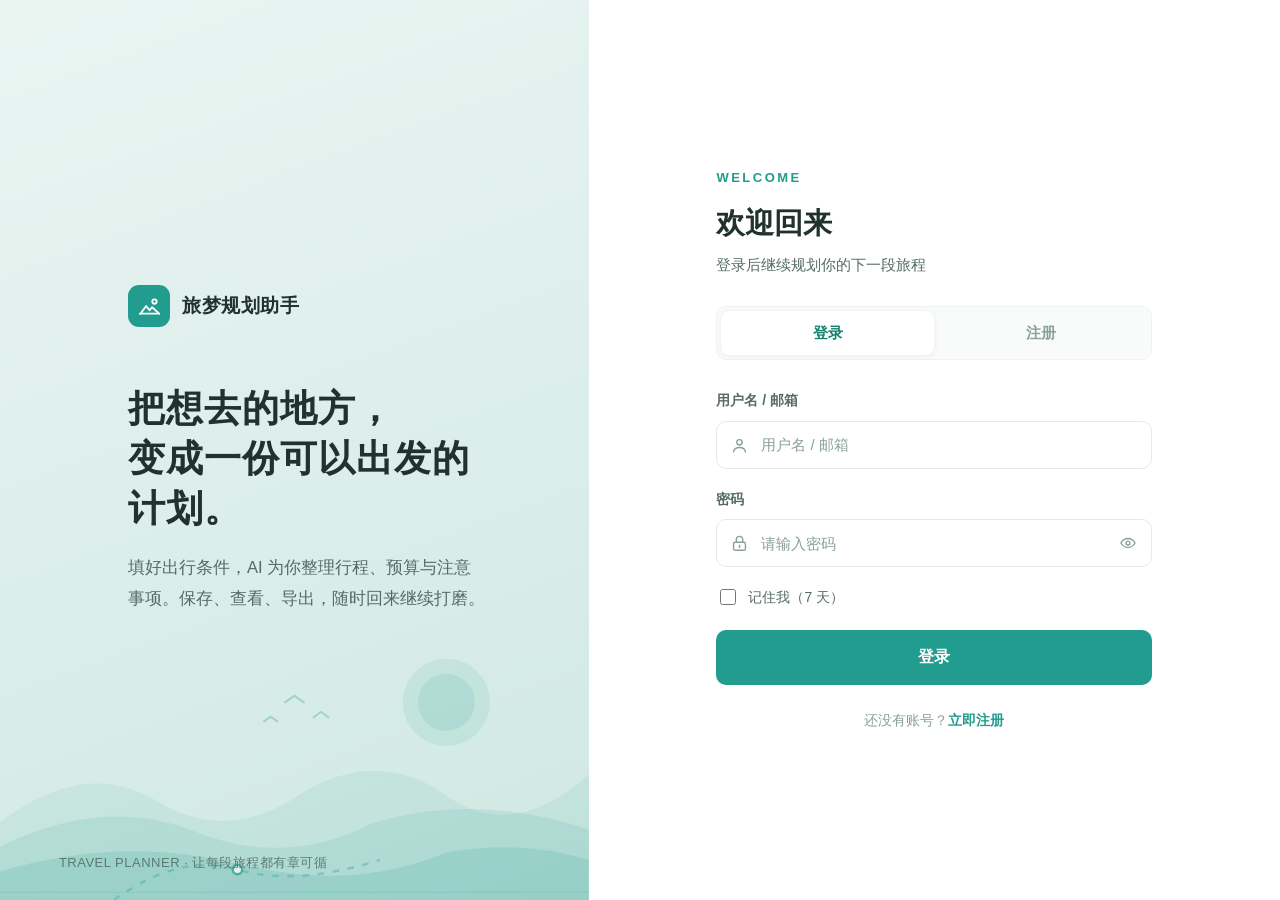
<file: frontend/plan-detail.html>
<!DOCTYPE html>
<html lang="zh-CN">
<head>
<meta charset="UTF-8" />
<meta name="viewport" content="width=device-width, initial-scale=1.0" />
<title>计划详情 · 旅梦规划助手</title>
<link rel="stylesheet" href="css/base.css" />
<link rel="stylesheet" href="css/plan-content.css" />
<link rel="stylesheet" href="css/plans.css" />
<script src="js/auth.js"></script>
<script>
  // 全局路由守卫：未登录访问自动跳转登录页（详情 PRD §1）
  requireAuth();
</script>
</head>
<body>

<!-- 本页图标（顶部栏图标由 layout.js 注入） -->
<svg width="0" height="0" style="position:absolute" aria-hidden="true"><defs>
  <symbol id="ic-map" viewBox="0 0 24 24"><path d="M3 6.5l6-2.5 6 2.5 6-2.5v13l-6 2.5-6-2.5-6 2.5v-13z"/><path d="M9 4v13M15 6.5v13"/></symbol>
  <symbol id="ic-pin" viewBox="0 0 24 24"><path d="M12 21s7-6.2 7-11a7 7 0 1 0-14 0c0 4.8 7 11 7 11z"/><circle cx="12" cy="10" r="2.5"/></symbol>
  <symbol id="ic-calendar" viewBox="0 0 24 24"><rect x="3.5" y="5" width="17" height="15.5" rx="2"/><path d="M3.5 9.8h17M8 3v4M16 3v4"/><path d="M8 13.5h3M8 17h6"/></symbol>
  <symbol id="ic-users" viewBox="0 0 24 24"><circle cx="9" cy="8.5" r="3"/><path d="M3.5 19c.5-3.2 2.8-5 5.5-5s5 1.8 5.5 5"/><path d="M16 6.2a3 3 0 0 1 0 5.6M17 14.4c2 .6 3.3 2.2 3.7 4.6"/></symbol>
  <symbol id="ic-yuan" viewBox="0 0 24 24"><circle cx="12" cy="12" r="8.6"/><path d="M9 8.5l3 3.5 3-3.5M12 12v4.5M9.4 13.6h5.2M9.4 15.4h5.2"/></symbol>
  <symbol id="ic-sparkles" viewBox="0 0 24 24"><path d="M12 3l1.7 4.6L18.3 9.3l-4.6 1.7L12 15.6l-1.7-4.6-4.6-1.7 4.6-1.7L12 3z"/><path d="M19 15.5l.7 1.9 1.9.7-1.9.7-.7 1.9-.7-1.9-1.9-.7 1.9-.7.7-1.9z"/></symbol>
  <symbol id="ic-bus" viewBox="0 0 24 24"><rect x="4" y="3.5" width="16" height="14" rx="2"/><path d="M4 11h16M7 17.5V20M17 17.5V20"/><circle cx="8" cy="14.5" r="1"/><circle cx="16" cy="14.5" r="1"/></symbol>
  <symbol id="ic-food" viewBox="0 0 24 24"><path d="M5 3v7a3 3 0 0 0 6 0V3M8 3v18M17 3c-1.8 1.5-2.5 3.5-2.5 6.5V12h4V3zM18.5 12v9"/></symbol>
  <symbol id="ic-wallet" viewBox="0 0 24 24"><rect x="3" y="6" width="18" height="13" rx="2.5"/><path d="M3 10h18M16.5 14.5h1.5"/></symbol>
  <symbol id="ic-hotel" viewBox="0 0 24 24"><path d="M3 20V9l9-5 9 5v11"/><path d="M2.5 20h19"/><path d="M9.5 20v-6h5v6"/><path d="M9 9h.01M15 9h.01"/></symbol>
  <symbol id="ic-info" viewBox="0 0 24 24"><circle cx="12" cy="12" r="9"/><path d="M12 11v5M12 8h.01"/></symbol>
  <symbol id="ic-list" viewBox="0 0 24 24"><path d="M8 6h13M8 12h13M8 18h13M3.5 6h.01M3.5 12h.01M3.5 18h.01"/></symbol>
  <symbol id="ic-alert" viewBox="0 0 24 24"><path d="M12 3.5L2.5 20h19L12 3.5z"/><path d="M12 10v4M12 17h.01"/></symbol>
  <symbol id="ic-check" viewBox="0 0 24 24"><path d="M5 12.5l4.5 4.5L19 7"/></symbol>
  <symbol id="ic-clock" viewBox="0 0 24 24"><circle cx="12" cy="12" r="9"/><path d="M12 7v5l3 2"/></symbol>
  <symbol id="ic-copy" viewBox="0 0 24 24"><rect x="8" y="8" width="11" height="11" rx="2"/><path d="M16 8V6a2 2 0 0 0-2-2H6a2 2 0 0 0-2 2v8a2 2 0 0 0 2 2h2"/></symbol>
  <symbol id="ic-trash" viewBox="0 0 24 24"><path d="M4 7h16M9 7V5a1 1 0 0 1 1-1h4a1 1 0 0 1 1 1v2M6 7l1 13h10l1-13M10 11v6M14 11v6"/></symbol>
  <symbol id="ic-download" viewBox="0 0 24 24"><path d="M12 3v12M8 11l4 4 4-4M4 19h16"/></symbol>
  <symbol id="ic-chev-left" viewBox="0 0 24 24"><path d="M15 6l-6 6 6 6"/></symbol>
  <symbol id="ic-plus" viewBox="0 0 24 24"><path d="M12 5v14M5 12h14"/></symbol>
  <symbol id="ic-close" viewBox="0 0 24 24"><path d="M6 6l12 12M18 6L6 18"/></symbol>
</defs></svg>

<main class="page page--wide">
  <div class="page-head">
    <div>
      <button type="button" class="back-link" id="btn-back">
        <svg class="icon icon--sm"><use href="#ic-chev-left"/></svg>返回我的旅行计划
      </button>
      <h1 id="detail-title">计划详情</h1>
      <p class="saved-time" id="detail-saved"></p>
    </div>
    <div class="head-actions" id="detail-actions" hidden>
      <button type="button" class="btn btn--ghost" id="btn-supplement">
        <svg class="icon icon--sm"><use href="#ic-plus"/></svg>补充攻略
      </button>
      <button type="button" class="btn btn--ghost" id="btn-copy">
        <svg class="icon icon--sm"><use href="#ic-copy"/></svg>复制
      </button>
      <button type="button" class="btn btn--soft" id="btn-export">
        <svg class="icon icon--sm"><use href="#ic-download"/></svg>导出 PDF
      </button>
      <button type="button" class="btn btn--ghost btn--text-danger" id="btn-delete">
        <svg class="icon icon--sm"><use href="#ic-trash"/></svg>删除
      </button>
    </div>
    <div class="head-actions" id="optimized-actions" hidden>
      <button type="button" class="btn btn--primary" id="btn-save-optimized">保存为新计划</button>
      <button type="button" class="btn btn--ghost" id="btn-discard">返回原计划</button>
    </div>
  </div>

  <div id="detail-body"></div>
</main>

<!-- 优化生成中遮罩 -->
<div class="loading-mask" id="loading-mask" hidden>
  <div class="loading-box">
    <div class="spinner"></div>
    <h3>AI 正在优化你的行程…</h3>
    <p>已补充参考攻略，正在重新规划，通常需要 30–60 秒，请稍候</p>
  </div>
</div>

<script src="js/common.js"></script>
<script src="js/api.js"></script>
<script src="js/layout.js"></script>
<script src="js/plan-render.js"></script>
<script>
/* ==========================================================================
   我的旅行计划 · 详情页
   依据：需求文档/我的旅行计划-PRD.md v1.3、开发文档/接口文档.md v1.0
   ========================================================================== */

const $ = (id) => document.getElementById(id);

const planId = Number(new URLSearchParams(location.search).get('id'));
const state = { record: null, activeDay: 0, optimizing: false, optimized: null };

mountTopbar();
setTopbarUser(getUsername());

$('btn-back').addEventListener('click', () => {
  location.href = 'plans.html';
});

/* ---------- 加载 ---------- */
async function loadDetail() {
  if (!Number.isInteger(planId) || planId <= 0) {
    renderState('无法打开该计划', '链接参数不正确，请从列表进入。');
    return;
  }

  state.optimized = null;
  $('optimized-actions').hidden = true;
  $('detail-body').innerHTML = `<div class="skeleton-list">
    <div class="skeleton-row"></div>
    <div class="skeleton-row"></div>
    <div class="skeleton-row"></div>
  </div>`;
  $('detail-actions').hidden = true;

  const result = await apiRequest(`/api/plans/${planId}`);

  if (result.code === 0) {
    state.record = result.data;
    state.activeDay = 0;
    renderDetail();
    return;
  }

  if (result.code === 403) {
    toast('无权访问');
    setTimeout(() => { location.href = 'plans.html'; }, 800);
    return;
  }

  if (result.code === 404) {
    renderState('计划不存在', '该计划可能已被删除。');
    return;
  }

  renderState('加载失败', result.message || '加载失败，请重试', true);
}

/* ---------- 渲染 ---------- */
function renderDetail() {
  const record = state.record;

  $('detail-title').textContent = record.title;
  $('detail-saved').innerHTML =
    `<svg class="icon icon--sm"><use href="#ic-clock"/></svg>保存于 ${formatDateTime(record.created_at)}`;
  $('detail-actions').hidden = false;
  $('optimized-actions').hidden = true;
  $('detail-body').innerHTML = PlanRender.render(record.plan_content, record, state.activeDay);
}

/** 渲染「补充攻略后」的新方案（未保存） */
function renderOptimized() {
  const record = state.record;
  const optimized = state.optimized;
  if (!record || !optimized) return;

  $('detail-title').textContent = optimized.title || '优化后的方案';
  $('detail-saved').innerHTML =
    '<svg class="icon icon--sm"><use href="#ic-info"/></svg>优化结果（未保存）· 可保存为新计划';
  $('detail-actions').hidden = true;
  $('optimized-actions').hidden = false;

  $('detail-body').innerHTML = PlanRender.render(
    optimized.plan_content,
    { ...record, used_guide: optimized.used_guide },
    state.activeDay
  );
}

function renderState(title, message, retry = false) {
  $('detail-title').textContent = title;
  $('detail-saved').textContent = '';
  $('detail-actions').hidden = true;
  $('optimized-actions').hidden = true;

  $('detail-body').innerHTML = `<div class="card detail-state">
    <p>${PlanRender.esc(message)}</p>
    <div class="head-actions" style="justify-content:center">
      ${retry ? '<button type="button" class="btn btn--primary" id="btn-retry">重试</button>' : ''}
      <a class="btn btn--ghost" href="plans.html">返回我的旅行计划</a>
    </div>
  </div>`;

  if (retry) {
    $('btn-retry').addEventListener('click', loadDetail);
  }
}

/* ---------- 每日切换（事件委托，重渲染后依然有效） ---------- */
$('detail-body').addEventListener('click', (event) => {
  const tab = event.target.closest('[data-day]');
  if (!tab || !state.record) return;

  state.activeDay = Number(tab.dataset.day);

  if (state.optimized) {
    renderOptimized();
    return;
  }

  $('detail-body').innerHTML = PlanRender.render(
    state.record.plan_content,
    state.record,
    state.activeDay
  );
});

/* ---------- 复制 ---------- */
$('btn-copy').addEventListener('click', async () => {
  if (!state.record) return;

  const text = PlanRender.buildCopyText(state.record.plan_content, state.record);
  const ok = await copyText(text);
  toast(ok ? '已复制' : '复制失败，请重试');
});

/* ---------- 导出 PDF ---------- */
$('btn-export').addEventListener('click', async () => {
  const button = $('btn-export');
  button.disabled = true;

  const result = await apiDownload(`/api/plans/${planId}/pdf`);

  button.disabled = false;

  if (result.ok) {
    saveBlob(result.blob, result.filename);
    toast('导出成功');
  } else {
    toast(result.message);
  }
});

/* ---------- 删除 ---------- */
$('btn-delete').addEventListener('click', async () => {
  const confirmed = await showConfirm({
    title: '确定删除该计划吗？',
    message: '删除后不可恢复，该行程将从你的计划列表中永久移除。',
    okText: '确定删除',
    danger: true,
  });
  if (!confirmed) return;

  const result = await apiRequest(`/api/plans/${planId}`, { method: 'DELETE' });

  if (result.code === 0) {
    toast('已删除');
    setTimeout(() => { location.href = 'plans.html'; }, 500);
  } else {
    toast(result.message || '删除失败，请重试');
  }
});

/* ---------- 补充攻略优化（生成 PRD §3.6 / v1.8） ---------- */
async function optimizeWithGuides(newGuides) {
  if (state.optimizing || !state.record) return;

  state.optimizing = true;
  $('loading-mask').hidden = false;

  const record = state.record;
  // 原有链接来源可继续带上；原始粘贴正文未存档（数据库设计 §6.2），无法恢复
  const linkSources = (record.guide_sources || [])
    .filter((source) => source && source.type === 'link' && source.url)
    .map((source) => ({ type: 'link', content: source.url }));

  const result = await apiRequest('/api/plans/generate', {
    method: 'POST',
    body: {
      departure: record.departure || '',
      destination: record.destination,
      days: record.days,
      start_date: record.start_date,
      budget_per_person: record.budget_per_person,
      people: record.people,
      interest_tags: record.interest_tags || [],
      pace: record.pace,
      transport_pref: record.transport_pref,
      hotel_pref: record.hotel_pref,
      special_needs: record.special_needs,
      guides: [...linkSources, ...newGuides].slice(0, 3),
    },
    timeout: 130000,
  });

  state.optimizing = false;
  $('loading-mask').hidden = true;

  if (result.code === 0 && result.data) {
    state.optimized = { ...result.data, guides: newGuides };
    state.activeDay = 0;
    renderOptimized();
    window.scrollTo({ top: 0, behavior: 'smooth' });
    return;
  }

  toast(result.message || '生成失败，请重试');
}

$('btn-supplement').addEventListener('click', async () => {
  if (!state.record || state.optimizing) return;

  if (!state.record.departure) {
    toast('该计划缺少出发地信息，请到生成页重新创建后再优化');
    return;
  }

  const guides = await openGuideDialog({
    title: '补充参考攻略优化',
    description: '将基于该计划的出行条件重新生成一版方案。原有攻略正文未存档无法恢复，可补充新的链接或文本。',
  });
  if (!guides) return;

  await optimizeWithGuides(guides);
});

$('btn-discard').addEventListener('click', () => {
  state.optimized = null;
  loadDetail();
});

$('btn-save-optimized').addEventListener('click', async () => {
  const record = state.record;
  const optimized = state.optimized;
  if (!record || !optimized) return;

  const button = $('btn-save-optimized');
  button.disabled = true;

  const result = await apiRequest('/api/plans', {
    method: 'POST',
    body: {
      departure: record.departure,
      destination: record.destination,
      days: record.days,
      start_date: record.start_date,
      budget_per_person: record.budget_per_person,
      people: record.people,
      interest_tags: record.interest_tags || [],
      pace: record.pace,
      transport_pref: record.transport_pref,
      hotel_pref: record.hotel_pref,
      special_needs: record.special_needs,
      used_guide: !!optimized.used_guide,
      guide_sources: optimized.guides.map((guide) => (
        guide.type === 'link'
          ? { type: 'link', url: guide.content, label: '分享链接' }
          : { type: 'text', url: null, label: '用户粘贴的攻略正文' }
      )),
      plan_content: optimized.plan_content,
    },
  });

  button.disabled = false;

  if (result.code === 0) {
    toast('已保存');
    setTimeout(() => { location.href = `plan-detail.html?id=${result.data.id}`; }, 400);
  } else {
    toast(result.message || '保存失败，请重试');
  }
});

/* ---------- 初始化 ---------- */
loadDetail();
</script>
</body>
</html>
</file>
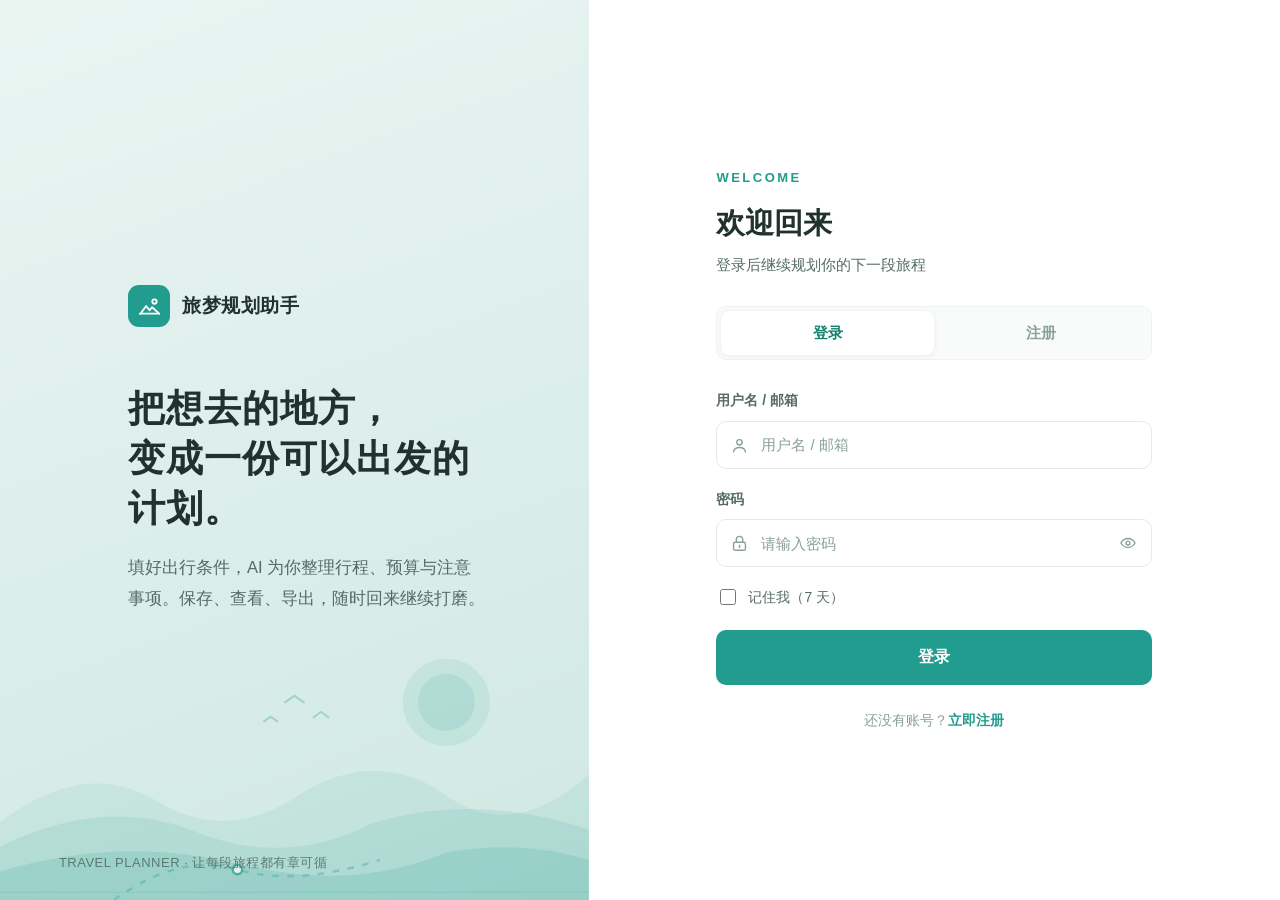
<file: frontend/plans.html>
<!DOCTYPE html>
<html lang="zh-CN">
<head>
<meta charset="UTF-8" />
<meta name="viewport" content="width=device-width, initial-scale=1.0" />
<title>我的旅行计划 · 旅梦规划助手</title>
<link rel="stylesheet" href="css/base.css" />
<link rel="stylesheet" href="css/plan-content.css" />
<link rel="stylesheet" href="css/plans.css" />
<script src="js/auth.js"></script>
<script>
  // 全局路由守卫：未登录访问自动跳转登录页（列表 PRD §1）
  requireAuth();
</script>
</head>
<body>

<!-- 本页图标（顶部栏图标由 layout.js 注入） -->
<svg width="0" height="0" style="position:absolute" aria-hidden="true"><defs>
  <symbol id="ic-pin" viewBox="0 0 24 24"><path d="M12 21s7-6.2 7-11a7 7 0 1 0-14 0c0 4.8 7 11 7 11z"/><circle cx="12" cy="10" r="2.5"/></symbol>
  <symbol id="ic-calendar" viewBox="0 0 24 24"><rect x="3.5" y="5" width="17" height="15.5" rx="2"/><path d="M3.5 9.8h17M8 3v4M16 3v4"/><path d="M8 13.5h3M8 17h6"/></symbol>
  <symbol id="ic-users" viewBox="0 0 24 24"><circle cx="9" cy="8.5" r="3"/><path d="M3.5 19c.5-3.2 2.8-5 5.5-5s5 1.8 5.5 5"/><path d="M16 6.2a3 3 0 0 1 0 5.6M17 14.4c2 .6 3.3 2.2 3.7 4.6"/></symbol>
  <symbol id="ic-yuan" viewBox="0 0 24 24"><circle cx="12" cy="12" r="8.6"/><path d="M9 8.5l3 3.5 3-3.5M12 12v4.5M9.4 13.6h5.2M9.4 15.4h5.2"/></symbol>
  <symbol id="ic-clock" viewBox="0 0 24 24"><circle cx="12" cy="12" r="9"/><path d="M12 7v5l3 2"/></symbol>
  <symbol id="ic-search" viewBox="0 0 24 24"><circle cx="11" cy="11" r="6.5"/><path d="M16 16l4.5 4.5"/></symbol>
  <symbol id="ic-plus" viewBox="0 0 24 24"><path d="M12 5v14M5 12h14"/></symbol>
  <symbol id="ic-copy" viewBox="0 0 24 24"><rect x="8" y="8" width="11" height="11" rx="2"/><path d="M16 8V6a2 2 0 0 0-2-2H6a2 2 0 0 0-2 2v8a2 2 0 0 0 2 2h2"/></symbol>
  <symbol id="ic-trash" viewBox="0 0 24 24"><path d="M4 7h16M9 7V5a1 1 0 0 1 1-1h4a1 1 0 0 1 1 1v2M6 7l1 13h10l1-13M10 11v6M14 11v6"/></symbol>
  <symbol id="ic-chev-left" viewBox="0 0 24 24"><path d="M15 6l-6 6 6 6"/></symbol>
  <symbol id="ic-chev-right" viewBox="0 0 24 24"><path d="M9 6l6 6-6 6"/></symbol>
  <symbol id="ic-map" viewBox="0 0 24 24"><path d="M3 6.5l6-2.5 6 2.5 6-2.5v13l-6 2.5-6-2.5-6 2.5v-13z"/><path d="M9 4v13M15 6.5v13"/></symbol>
  <symbol id="ic-alert" viewBox="0 0 24 24"><path d="M12 3.5L2.5 20h19L12 3.5z"/><path d="M12 10v4M12 17h.01"/></symbol>
</defs></svg>

<main class="page">
  <div class="page-head">
    <div>
      <div class="eyebrow" style="margin-bottom:8px">MY PLANS</div>
      <h1>我的旅行计划</h1>
      <p>已保存的行程，按保存时间倒序排列</p>
    </div>
    <div class="head-actions">
      <a class="btn btn--primary" href="generate.html">
        <svg class="icon icon--sm"><use href="#ic-plus"/></svg>生成旅行计划
      </a>
    </div>
  </div>

  <div class="card" style="padding:22px 24px">
    <div class="toolbar">
      <div class="search">
        <svg class="icon"><use href="#ic-search"/></svg>
        <input id="search-input" type="search" placeholder="搜索计划标题或目的地" autocomplete="off" />
      </div>
      <span class="count-label" id="count-label"></span>
    </div>

    <div id="plan-list"></div>
    <nav id="pager" aria-label="分页"></nav>
  </div>
</main>

<script src="js/common.js"></script>
<script src="js/api.js"></script>
<script src="js/layout.js"></script>
<script src="js/plan-render.js"></script>
<script>
/* ==========================================================================
   我的旅行计划 · 列表页
   依据：需求文档/我的旅行计划-PRD.md v1.3、开发文档/接口文档.md v1.0
   ========================================================================== */

const $ = (id) => document.getElementById(id);
const state = { page: 1, keyword: '', data: null, loading: false };
let searchTimer = null;

mountTopbar();
setTopbarUser(getUsername());

/* ---------- 数据加载 ---------- */
async function loadPlans() {
  if (state.loading) return;
  state.loading = true;
  renderSkeleton();

  const params = new URLSearchParams({ page: String(state.page) });
  if (state.keyword) params.set('keyword', state.keyword);

  const result = await apiRequest(`/api/plans?${params.toString()}`);
  state.loading = false;

  if (result.code !== 0) {
    renderError(result.message);
    return;
  }

  state.data = result.data;

  // 当页删空自动回退上一页（列表 PRD §3.7）
  if (!state.data.list.length && state.page > 1) {
    state.page -= 1;
    return loadPlans();
  }

  renderList();
}

/* ---------- 渲染：骨架 / 列表 / 空态 / 失败 ---------- */
function renderSkeleton() {
  $('plan-list').innerHTML = `<div class="skeleton-list">${'<div class="skeleton-row"></div>'.repeat(3)}</div>`;
  $('pager').innerHTML = '';
  $('count-label').textContent = '';
}

function renderList() {
  const { list, total, page, page_size: pageSize } = state.data;
  $('count-label').textContent = `共 ${total} 条计划`;

  if (!list.length) {
    renderEmpty();
    $('pager').innerHTML = '';
    return;
  }

  $('plan-list').innerHTML = list.map(renderRow).join('');
  renderPager(total, page, pageSize);
}

function renderRow(item) {
  const tags = (item.interest_tags || [])
    .map((tag) => `<span class="meta-tag meta-tag--interest">${PlanRender.esc(tag)}</span>`)
    .join('');

  return `<div class="plan-row" data-id="${item.id}" tabindex="0">
    <div class="plan-row__main">
      <h4 class="plan-row__title">${PlanRender.esc(item.title)}</h4>
      <p class="plan-row__summary">${PlanRender.esc(item.summary)}</p>
      <div class="plan-row__meta">
        <span class="meta-tag"><svg class="icon"><use href="#ic-pin"/></svg>${PlanRender.esc(item.destination)}</span>
        <span class="meta-tag"><svg class="icon"><use href="#ic-calendar"/></svg>${formatDateRange(item.start_date, item.days)}</span>
        <span class="meta-tag"><svg class="icon"><use href="#ic-yuan"/></svg>人均 ${PlanRender.money(item.budget_per_person)}</span>
        <span class="meta-tag"><svg class="icon"><use href="#ic-users"/></svg>${PlanRender.esc(item.people)} 人</span>
        ${tags}
        <span class="meta-tag"><svg class="icon"><use href="#ic-clock"/></svg>${formatDateTime(item.created_at)}</span>
      </div>
    </div>
    <div class="plan-row__actions">
      <button type="button" class="icon-btn" data-copy="${item.id}" title="复制" aria-label="复制该计划">
        <svg class="icon"><use href="#ic-copy"/></svg>
      </button>
      <button type="button" class="icon-btn icon-btn--danger" data-delete="${item.id}" title="删除" aria-label="删除该计划">
        <svg class="icon"><use href="#ic-trash"/></svg>
      </button>
      <svg class="icon" style="color:var(--text-3)"><use href="#ic-chev-right"/></svg>
    </div>
  </div>`;
}

function renderEmpty() {
  const isSearch = !!state.keyword;
  $('plan-list').innerHTML = `<div class="empty">
    <div class="empty__icon">
      <svg class="icon"><use href="${isSearch ? '#ic-search' : '#ic-map'}"/></svg>
    </div>
    <h3>${isSearch ? '未找到匹配的计划' : '暂无旅行计划'}</h3>
    <p>${isSearch ? '换个关键词试试，或清空搜索查看全部' : '去生成你的第一个行程吧'}</p>
    ${isSearch ? '' : `<a class="btn btn--primary" href="generate.html">
      <svg class="icon icon--sm"><use href="#ic-plus"/></svg>生成旅行计划
    </a>`}
  </div>`;
}

function renderError(message) {
  $('plan-list').innerHTML = `<div class="empty">
    <div class="empty__icon"><svg class="icon"><use href="#ic-alert"/></svg></div>
    <h3>加载失败</h3>
    <p>${PlanRender.esc(message || '加载失败，请重试')}</p>
    <button type="button" class="btn btn--primary" id="btn-retry">重试</button>
  </div>`;
  $('pager').innerHTML = '';
  $('count-label').textContent = '';
  $('btn-retry').addEventListener('click', loadPlans);
}

function renderPager(total, page, pageSize) {
  const pages = Math.max(1, Math.ceil(total / pageSize));
  if (pages <= 1) {
    $('pager').innerHTML = '';
    return;
  }

  let html = `<button type="button" class="pg" data-page="${page - 1}"
      ${page === 1 ? 'disabled' : ''} aria-label="上一页">
      <svg class="icon icon--sm"><use href="#ic-chev-left"/></svg></button>`;

  for (let i = 1; i <= pages; i += 1) {
    html += `<button type="button" class="pg ${i === page ? 'pg--active' : ''}" data-page="${i}">${i}</button>`;
  }

  html += `<button type="button" class="pg" data-page="${page + 1}"
      ${page === pages ? 'disabled' : ''} aria-label="下一页">
      <svg class="icon icon--sm"><use href="#ic-chev-right"/></svg></button>`;

  $('pager').innerHTML = `<div class="pager">${html}</div>`;
}

/* ---------- 操作 ---------- */
async function handleCopy(id) {
  const result = await apiRequest(`/api/plans/${id}`);
  if (result.code !== 0) {
    toast(result.message || '加载失败，请重试');
    return;
  }

  const record = result.data;
  const text = PlanRender.buildCopyText(record.plan_content, record);
  const ok = await copyText(text);
  toast(ok ? '已复制' : '复制失败，请重试');
}

async function handleDelete(id) {
  const confirmed = await showConfirm({
    title: '确定删除该计划吗？',
    message: '删除后不可恢复，该行程将从你的计划列表中永久移除。',
    okText: '确定删除',
    danger: true,
  });
  if (!confirmed) return;

  const result = await apiRequest(`/api/plans/${id}`, { method: 'DELETE' });
  if (result.code === 0) {
    toast('已删除');
    await loadPlans();
  } else {
    toast(result.message || '删除失败，请重试');
  }
}

/* ---------- 事件绑定 ---------- */
$('plan-list').addEventListener('click', (event) => {
  const copyButton = event.target.closest('[data-copy]');
  if (copyButton) {
    event.stopPropagation();
    handleCopy(Number(copyButton.dataset.copy));
    return;
  }

  const deleteButton = event.target.closest('[data-delete]');
  if (deleteButton) {
    event.stopPropagation();
    handleDelete(Number(deleteButton.dataset.delete));
    return;
  }

  const row = event.target.closest('.plan-row');
  if (row) {
    location.href = `plan-detail.html?id=${row.dataset.id}`;
  }
});

$('plan-list').addEventListener('keydown', (event) => {
  if (event.key !== 'Enter') return;
  const row = event.target.closest('.plan-row');
  if (row) location.href = `plan-detail.html?id=${row.dataset.id}`;
});

$('pager').addEventListener('click', (event) => {
  const button = event.target.closest('[data-page]');
  if (!button || button.disabled) return;

  const target = Number(button.dataset.page);
  if (!target || target === state.page) return;

  state.page = target;
  loadPlans();
  window.scrollTo({ top: 0, behavior: 'smooth' });
});

// 搜索防抖（列表 PRD §3.2：前端触发、后端过滤）
$('search-input').addEventListener('input', (event) => {
  clearTimeout(searchTimer);
  const value = event.target.value.trim();

  searchTimer = setTimeout(() => {
    state.keyword = value;
    state.page = 1;
    loadPlans();
  }, 300);
});

/* ---------- 初始化 ---------- */
loadPlans();
</script>
</body>
</html>
</file>
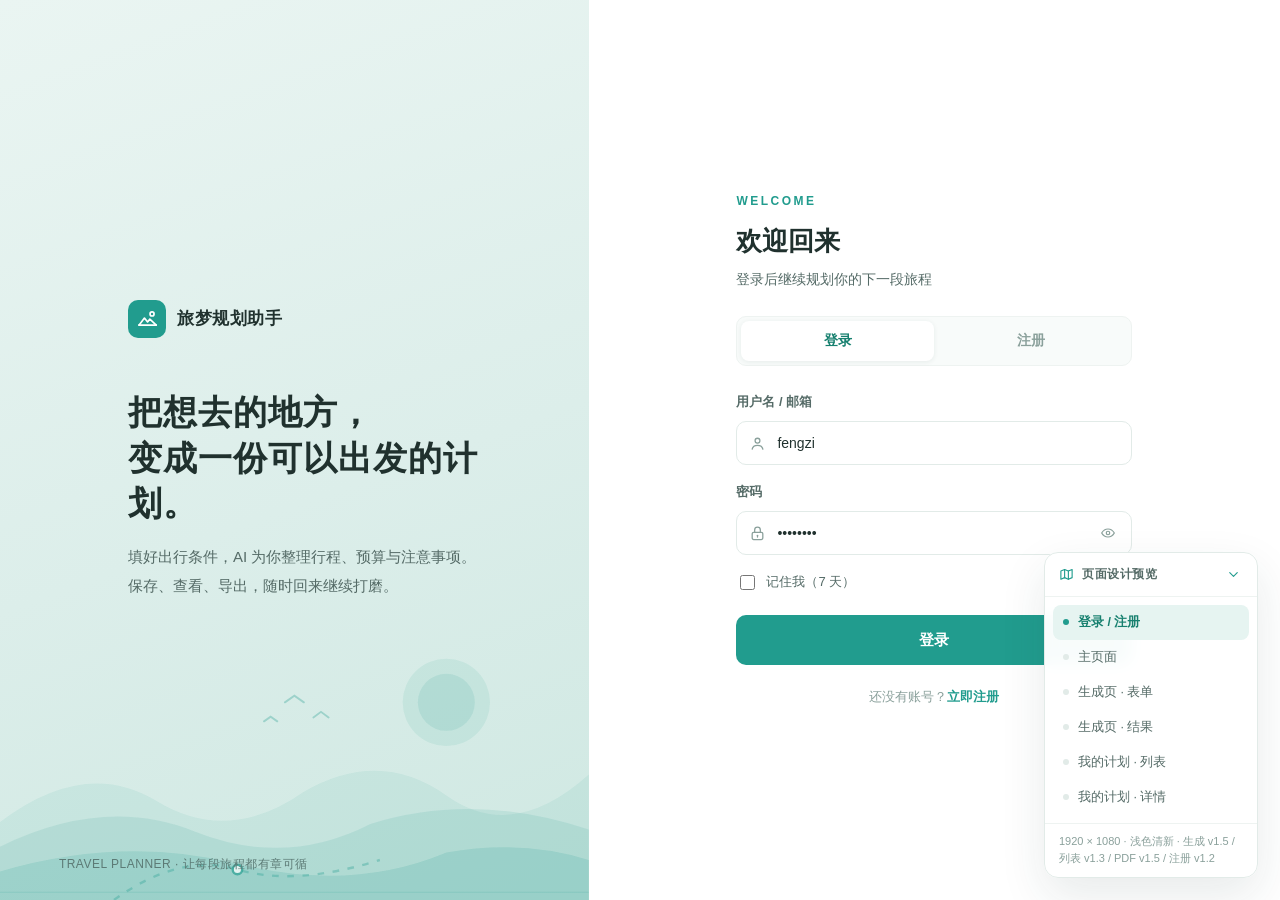
<file: frontend/travel-plan-ui-design2026.11.19.html>
<!DOCTYPE html>
<html lang="zh-CN">
<head>
<meta charset="UTF-8" />
<meta name="viewport" content="width=device-width, initial-scale=1.0" />
<title>旅梦规划助手 · 页面设计稿 2026.11.19</title>
<style>
/* ============ 设计系统 ============ */
:root{
  --bg:#F4F8F7;          /* 页面底色：极浅青灰 */
  --bg-soft:#EDF5F3;
  --surface:#FFFFFF;
  --surface-2:#F8FBFA;
  --primary:#219C8E;      /* 主色：清新青绿 */
  --primary-dark:#17806F;
  --primary-soft:#E6F4F1;
  --primary-soft-2:#CFE9E4;
  --text:#20312E;
  --text-2:#556B67;
  --text-3:#8AA09B;
  --line:#E2EBE8;
  --line-2:#EEF3F1;
  --danger:#D96A5B;
  --danger-soft:#FCEEEC;
  --shadow:0 6px 22px rgba(31,60,54,.05);
  --shadow-lg:0 18px 46px rgba(31,60,54,.10);
  --r:16px;
  --r-sm:10px;
}
*{box-sizing:border-box}
html,body{margin:0;padding:0}
body{
  background:var(--bg);color:var(--text);
  font-family:-apple-system,BlinkMacSystemFont,"Segoe UI","PingFang SC","Hiragino Sans GB","Microsoft YaHei",Arial,sans-serif;
  font-size:14px;line-height:1.6;-webkit-font-smoothing:antialiased;
}
button,input,textarea{font-family:inherit}
.icon{width:20px;height:20px;fill:none;stroke:currentColor;stroke-width:1.8;stroke-linecap:round;stroke-linejoin:round;flex:none}
.icon.sm{width:16px;height:16px}
.icon.lg{width:24px;height:24px}
@keyframes fade{from{opacity:0;transform:translateY(6px)}to{opacity:1;transform:none}}
@keyframes rot{to{transform:rotate(360deg)}}
@keyframes pulse{0%,100%{opacity:.35}50%{opacity:1}}

/* ============ 全站顶栏 ============ */
.topbar{
  height:64px;background:rgba(255,255,255,.92);backdrop-filter:blur(10px);
  border-bottom:1px solid var(--line);display:flex;align-items:center;
  padding:0 48px;position:sticky;top:0;z-index:60;
}
.brand{display:flex;align-items:center;gap:11px;cursor:pointer}
.brand-mark{width:34px;height:34px;border-radius:10px;background:var(--primary);color:#fff;display:flex;align-items:center;justify-content:center}
.brand-mark .icon{width:21px;height:21px;stroke-width:1.9}
.brand-name{font-size:16px;font-weight:700;letter-spacing:.5px}
.topbar-right{margin-left:auto;display:flex;align-items:center;gap:14px}
.who{display:flex;align-items:center;gap:9px;font-size:13.5px;color:var(--text-2)}
.avatar{width:30px;height:30px;border-radius:50%;background:var(--primary-soft);color:var(--primary-dark);display:flex;align-items:center;justify-content:center;font-size:13px;font-weight:700}
.vline{width:1px;height:18px;background:var(--line)}
.logout{display:inline-flex;align-items:center;gap:6px;background:transparent;border:0;color:var(--text-2);font-size:13.5px;cursor:pointer;padding:6px 4px}
.logout:hover{color:var(--primary)}

/* ============ 视图容器 ============ */
.view{display:none;min-height:calc(100vh - 64px)}
.view.active{display:block;animation:fade .28s ease}
.wrap{max-width:1180px;margin:0 auto;padding:44px 40px 110px}
.wrap.narrow{max-width:960px}
.wrap.wide{max-width:1120px}

/* ============ 通用组件 ============ */
.btn{display:inline-flex;align-items:center;justify-content:center;gap:8px;height:42px;padding:0 18px;border-radius:var(--r-sm);font-size:14px;font-weight:600;border:1px solid transparent;cursor:pointer;transition:.18s;white-space:nowrap}
.btn-primary{background:var(--primary);color:#fff}
.btn-primary:hover:not(:disabled){background:var(--primary-dark)}
.btn-ghost{background:#fff;border-color:var(--line);color:var(--text-2)}
.btn-ghost:hover:not(:disabled){border-color:var(--primary);color:var(--primary-dark)}
.btn-soft{background:var(--primary-soft);color:var(--primary-dark)}
.btn-soft:hover{background:var(--primary-soft-2)}
.btn-text{background:transparent;color:var(--text-2)}
.btn-text:hover{color:var(--primary-dark)}
.btn-danger{background:var(--danger);color:#fff}
.btn-danger:hover{background:#C25B4D}
.btn-lg{height:50px;font-size:15px;width:100%}
.btn:disabled{opacity:.6;cursor:not-allowed}
.spin{width:17px;height:17px;border:2px solid rgba(255,255,255,.35);border-top-color:#fff;border-radius:50%;animation:rot .75s linear infinite}

.input{width:100%;height:44px;border:1px solid var(--line);border-radius:var(--r-sm);padding:0 14px;font-size:14px;color:var(--text);background:#fff;transition:.18s}
textarea.input{height:auto;padding:12px 14px;resize:vertical;min-height:78px;line-height:1.7}
.input:focus{outline:none;border-color:var(--primary);box-shadow:0 0 0 3px var(--primary-soft)}
.input::placeholder{color:var(--text-3)}
.input-wrap{position:relative}
.input-wrap>.icon{position:absolute;left:13px;top:14px;color:var(--text-3);width:17px;height:17px}
.input.with-ic{padding-left:40px}
.eye-btn{position:absolute;right:8px;top:6px;width:32px;height:32px;border:0;background:transparent;color:var(--text-3);cursor:pointer;display:flex;align-items:center;justify-content:center;border-radius:7px}
.eye-btn:hover{color:var(--primary);background:var(--surface-2)}

.field label{display:block;font-size:13px;font-weight:600;color:var(--text-2);margin-bottom:8px}
.req{color:var(--danger);margin-left:3px}
.field .err{font-size:12px;color:var(--danger);margin-top:6px;display:none}
.field.invalid .input{border-color:var(--danger)}
.field.invalid .err{display:block}
.hint{font-size:12px;color:var(--text-3);margin-top:6px}
.counter{position:absolute;right:12px;bottom:10px;font-size:12px;color:var(--text-3);background:#fff;padding-left:6px}

.chips{display:flex;flex-wrap:wrap;gap:9px}
.chip{padding:8px 15px;border:1px solid var(--line);border-radius:999px;font-size:13px;color:var(--text-2);background:#fff;cursor:pointer;transition:.18s;user-select:none}
.chip:hover{border-color:var(--primary);color:var(--primary-dark)}
.chip.on{background:var(--primary-soft);border-color:var(--primary);color:var(--primary-dark);font-weight:600}

.card{background:#fff;border:1px solid var(--line);border-radius:var(--r);padding:26px 28px;box-shadow:var(--shadow);margin-bottom:20px}
.card h3{margin:0 0 18px;font-size:15.5px;font-weight:700;display:flex;align-items:center;gap:9px}
.card h3 .icon{color:var(--primary);width:18px;height:18px}
.sec-title{font-size:13px;font-weight:700;color:var(--text-3);letter-spacing:1.2px;margin:0 0 18px;text-transform:uppercase}
.divider{height:1px;background:var(--line-2);margin:20px 0}

.page-head{display:flex;align-items:flex-start;justify-content:space-between;gap:24px;margin-bottom:26px;flex-wrap:wrap}
.page-head h1{font-size:25px;margin:0 0 6px;letter-spacing:.5px}
.page-head p{margin:0;color:var(--text-2);font-size:13.5px}
.head-actions{display:flex;gap:9px;flex-wrap:wrap;align-items:center}
.back-link{display:inline-flex;align-items:center;gap:5px;color:var(--text-2);font-size:13.5px;cursor:pointer;background:transparent;border:0;margin-bottom:12px}
.back-link:hover{color:var(--primary)}

.eyebrow{font-size:12px;letter-spacing:2.5px;color:var(--primary);font-weight:700;text-transform:uppercase}

/* ============ 1. 登录 / 注册 ============ */
#view-auth.active{display:flex;min-height:100vh}
.auth-brand{
  width:46%;background:linear-gradient(160deg,#EAF5F2 0%,#DCEEEA 55%,#CFE8E2 100%);
  display:flex;flex-direction:column;justify-content:center;padding:70px 8% 70px 10%;position:relative;overflow:hidden;
}
.auth-brand .b-top{display:flex;align-items:center;gap:11px;margin-bottom:52px}
.auth-brand .b-top .brand-mark{width:38px;height:38px}
.auth-brand h2{font-size:34px;line-height:1.35;margin:0 0 16px;letter-spacing:1px}
.auth-brand .lead{font-size:15px;color:var(--text-2);max-width:380px;line-height:1.9;margin:0}
.auth-art{position:absolute;left:0;right:0;bottom:0;width:100%;opacity:.9;pointer-events:none}
.auth-foot{position:absolute;bottom:26px;left:10%;font-size:12px;color:#5C7A75;letter-spacing:.5px}
.auth-panel{flex:1;display:flex;align-items:center;justify-content:center;padding:40px;background:#fff}
.auth-card{width:396px;max-width:100%}
.auth-card .eyebrow{margin-bottom:10px}
.auth-card h1{font-size:26px;margin:0 0 6px}
.auth-card .sub{color:var(--text-2);font-size:13.5px;margin:0 0 26px}
.tabs{display:flex;background:var(--surface-2);border:1px solid var(--line-2);border-radius:var(--r-sm);padding:4px;margin-bottom:26px}
.tab{flex:1;height:40px;border:0;background:transparent;border-radius:8px;font-size:14px;font-weight:600;color:var(--text-3);cursor:pointer;transition:.2s}
.tab.on{background:#fff;color:var(--primary-dark);box-shadow:0 1px 5px rgba(31,60,54,.08)}
.auth-form .field{margin-bottom:17px}
.auth-form .row-between{display:flex;align-items:center;justify-content:space-between;margin:2px 0 22px}
.check{display:inline-flex;align-items:center;gap:8px;font-size:13px;color:var(--text-2);cursor:pointer;user-select:none}
.check input{width:15px;height:15px;accent-color:var(--primary);cursor:pointer}
.link{color:var(--primary);font-size:13px;cursor:pointer;font-weight:600;background:transparent;border:0;padding:0}
.link:hover{text-decoration:underline}
.auth-bottom{text-align:center;margin-top:22px;font-size:13px;color:var(--text-3)}
.err-banner{background:var(--danger-soft);border:1px solid #F3D9D5;color:var(--danger);border-radius:9px;padding:10px 13px;font-size:13px;margin-bottom:16px;display:none}
.err-banner.show{display:block}
.pwd-rules{font-size:12px;color:var(--text-3);line-height:1.8;margin:-6px 0 16px}

/* ============ 2. 主页面 ============ */
.home-wrap{min-height:calc(100vh - 64px);display:flex;flex-direction:column;align-items:center;justify-content:center;text-align:center;padding:40px;position:relative;overflow:hidden}
.home-glow{position:absolute;width:680px;height:680px;border-radius:50%;background:radial-gradient(circle,rgba(33,156,142,.07) 0%,rgba(33,156,142,0) 68%);top:50%;left:50%;transform:translate(-50%,-52%);pointer-events:none}
.home-wrap .eyebrow{margin-bottom:18px;position:relative}
.home-wrap h1{font-size:42px;letter-spacing:2px;margin:0 0 14px;position:relative}
.home-wrap .lead{font-size:16px;color:var(--text-2);margin:0 0 52px;position:relative}
.entries{display:flex;flex-direction:column;gap:16px;position:relative;width:560px;max-width:100%}
.entry{display:flex;align-items:center;gap:18px;width:100%;background:#fff;border:1px solid var(--line);border-radius:var(--r);padding:22px 26px;text-align:left;cursor:pointer;box-shadow:var(--shadow);transition:.2s}
.entry:hover{transform:translateY(-2px);border-color:var(--primary-soft-2);box-shadow:var(--shadow-lg)}
.ic-box{width:52px;height:52px;border-radius:14px;background:var(--primary-soft);color:var(--primary);display:flex;align-items:center;justify-content:center;flex:none}
.ic-box .icon{width:25px;height:25px}
.entry h3{font-size:16px;margin:0 0 3px}
.entry p{font-size:13px;color:var(--text-3);margin:0}
.entry .arrow{margin-left:auto;color:var(--text-3)}
.home-tip{margin-top:44px;font-size:12.5px;color:var(--text-3);position:relative}

/* ============ 3. 生成页 · 表单 ============ */
.form-grid{display:grid;grid-template-columns:1fr 1fr;gap:20px 26px}
.field.full{grid-column:1/-1}
.seg-label{font-size:12px;color:var(--text-3);margin-bottom:8px}
.tiny-note{font-size:12px;color:var(--text-3);margin-top:8px}
.form-foot{display:flex;align-items:center;gap:16px;margin-top:20px;padding-top:18px;border-top:1px solid var(--line-2)}
.form-foot .btn{width:210px}
.form-foot .tip{font-size:12.5px;color:var(--text-3)}
.acc{border:1px solid var(--line);border-radius:var(--r-sm);overflow:hidden;background:var(--surface-2)}
.acc-head{display:flex;align-items:center;gap:9px;padding:13px 15px;cursor:pointer;font-size:13.5px;font-weight:600;color:var(--text-2);user-select:none}
.acc-head .icon{width:17px;height:17px;color:var(--primary)}
.acc-head .caret{margin-left:auto;transition:.2s}
.acc.open .acc-head .caret{transform:rotate(180deg)}
.acc-body{display:none;padding:4px 15px 15px}
.acc.open .acc-body{display:block}
.guide-item{display:flex;gap:8px;align-items:flex-start;margin-bottom:9px}
.guide-item select{height:40px;border:1px solid var(--line);border-radius:8px;background:#fff;padding:0 8px;font-size:13px;color:var(--text-2);flex:none}
.guide-item input{flex:1;height:40px;border:1px solid var(--line);border-radius:8px;padding:0 11px;font-size:13px;background:#fff}
.guide-item .rm{width:40px;height:40px;border:1px solid var(--line);border-radius:8px;background:#fff;color:var(--text-3);cursor:pointer;display:flex;align-items:center;justify-content:center;flex:none}
.guide-item .rm:hover{color:var(--danger)}

/* ============ 生成页 · 结果 / 计划详情 ============ */
.stat-grid{display:grid;grid-template-columns:repeat(4,1fr);gap:14px}
.stat{background:var(--surface-2);border:1px solid var(--line-2);border-radius:12px;padding:16px 18px}
.stat .lb{font-size:12px;color:var(--text-3);display:flex;align-items:center;gap:6px;margin-bottom:7px}
.stat .lb .icon{width:14px;height:14px}
.stat .vl{font-size:19px;font-weight:700;color:var(--text)}
.stat .vl small{font-size:12px;font-weight:500;color:var(--text-3);margin-left:3px}
.theme-line{margin-top:18px;padding:14px 16px;background:var(--primary-soft);border-radius:10px;color:var(--primary-dark);font-size:13.5px;display:flex;gap:9px;align-items:center}
.theme-line .icon{width:17px;height:17px}

.daytabs{display:flex;gap:8px;overflow-x:auto;padding-bottom:4px;margin-bottom:22px}
.daytab{padding:8px 15px;border:1px solid var(--line);border-radius:9px;background:#fff;font-size:13px;color:var(--text-2);cursor:pointer;white-space:nowrap;transition:.18s}
.daytab:hover{border-color:var(--primary)}
.daytab.on{background:var(--primary);border-color:var(--primary);color:#fff;font-weight:600}
.tl{padding-left:26px;border-left:2px solid var(--primary-soft-2);margin-left:6px}
.tl-item{position:relative;margin-bottom:22px}
.tl-item:last-child{margin-bottom:0}
.tl-item::before{content:"";position:absolute;left:-34px;top:5px;width:12px;height:12px;border-radius:50%;background:#fff;border:2.5px solid var(--primary)}
.tl-time{font-size:11.5px;font-weight:700;letter-spacing:1.5px;color:var(--primary);margin-bottom:5px}
.tl-place{font-size:15px;font-weight:700;margin-bottom:7px}
.tl-meta{display:flex;flex-wrap:wrap;gap:8px 18px;font-size:12.5px;color:var(--text-2)}
.tl-meta span{display:inline-flex;align-items:center;gap:5px}
.tl-meta .icon{width:14px;height:14px;color:var(--text-3)}
.tl-note{margin-top:7px;font-size:12.5px;color:var(--text-3);background:var(--surface-2);border-radius:7px;padding:7px 10px}

.budget-row{display:flex;align-items:center;gap:14px;margin-bottom:13px}
.budget-row .nm{width:62px;font-size:13px;color:var(--text-2);flex:none}
.budget-bar{flex:1;height:9px;background:var(--surface-2);border-radius:99px;overflow:hidden}
.budget-bar i{display:block;height:100%;background:var(--primary);border-radius:99px;opacity:.85}
.budget-row .vl{width:82px;text-align:right;font-size:13px;font-weight:600;flex:none}
.budget-total{display:flex;justify-content:space-between;align-items:center;border-top:1px dashed var(--line);margin-top:16px;padding-top:14px;font-size:14px}
.budget-total b{font-size:19px;color:var(--primary-dark)}

.bullets{margin:0;padding:0;list-style:none}
.bullets li{position:relative;padding-left:20px;margin-bottom:10px;font-size:13.5px;color:var(--text-2);line-height:1.75}
.bullets li::before{content:"";position:absolute;left:3px;top:9px;width:6px;height:6px;border-radius:50%;background:var(--primary-soft-2)}
.bullets li:last-child{margin-bottom:0}
.tag-src{font-size:11px;color:var(--warn,#B98236);background:#FBF3E7;border-radius:5px;padding:1px 7px;margin-left:6px;white-space:nowrap}
.disclaimer{background:var(--surface-2);border:1px dashed var(--line);border-radius:11px;padding:14px 17px;font-size:12.5px;color:var(--text-3);line-height:1.85;display:flex;gap:9px}
.disclaimer .icon{width:16px;height:16px;margin-top:2px;flex:none}
.saved-time{font-size:12.5px;color:var(--text-3);display:flex;align-items:center;gap:6px}

/* ============ 4. 我的旅行计划 · 列表 ============ */
.toolbar{display:flex;align-items:center;gap:14px;margin-bottom:22px;flex-wrap:wrap}
.search{position:relative;flex:1;min-width:240px;max-width:400px}
.search .icon{position:absolute;left:13px;top:12px;width:18px;height:18px;color:var(--text-3)}
.search input{width:100%;height:42px;border:1px solid var(--line);border-radius:var(--r-sm);padding:0 14px 0 40px;font-size:13.5px;background:#fff}
.search input:focus{outline:none;border-color:var(--primary);box-shadow:0 0 0 3px var(--primary-soft)}
.count-label{font-size:13px;color:var(--text-3);margin-left:auto}
.plan-row{display:flex;gap:18px;align-items:flex-start;background:#fff;border:1px solid var(--line);border-radius:14px;padding:19px 22px;margin-bottom:12px;cursor:pointer;transition:.18s}
.plan-row:hover{border-color:var(--primary-soft-2);box-shadow:var(--shadow-lg);transform:translateY(-1px)}
.plan-row .main{flex:1;min-width:0}
.plan-row h4{font-size:15.5px;margin:0 0 6px;display:flex;align-items:center;gap:9px}
.plan-row .summary{font-size:13px;color:var(--text-2);margin:0 0 12px;overflow:hidden;text-overflow:ellipsis;white-space:nowrap}
.meta{display:flex;flex-wrap:wrap;gap:8px}
.mtag{font-size:12px;color:var(--text-2);background:var(--surface-2);border:1px solid var(--line-2);padding:4px 10px;border-radius:6px;display:inline-flex;align-items:center;gap:5px}
.mtag .icon{width:13px;height:13px;color:var(--text-3)}
.mtag.interest{background:var(--primary-soft);border-color:transparent;color:var(--primary-dark)}
.row-actions{display:flex;gap:8px;align-items:center;flex:none}
.icon-btn{width:36px;height:36px;border:1px solid var(--line);border-radius:9px;background:#fff;color:var(--text-3);display:inline-flex;align-items:center;justify-content:center;cursor:pointer;transition:.18s}
.icon-btn .icon{width:17px;height:17px}
.icon-btn:hover{color:var(--primary);border-color:var(--primary)}
.icon-btn.danger:hover{color:var(--danger);border-color:var(--danger);background:var(--danger-soft)}
.pager{display:flex;align-items:center;justify-content:center;gap:8px;margin-top:26px}
.pg{min-width:36px;height:36px;padding:0 10px;border:1px solid var(--line);border-radius:9px;background:#fff;color:var(--text-2);font-size:13px;cursor:pointer;display:inline-flex;align-items:center;justify-content:center}
.pg:hover:not(:disabled){border-color:var(--primary);color:var(--primary)}
.pg.on{background:var(--primary);border-color:var(--primary);color:#fff;font-weight:600}
.pg:disabled{opacity:.4;cursor:not-allowed}
.empty{text-align:center;padding:80px 20px}
.empty .circle{width:76px;height:76px;border-radius:50%;background:var(--primary-soft);color:var(--primary);display:flex;align-items:center;justify-content:center;margin:0 auto 20px}
.empty .circle .icon{width:34px;height:34px}
.empty h3{font-size:16px;margin:0 0 8px}
.empty p{color:var(--text-3);font-size:13.5px;margin:0 0 24px}

/* ============ 浮层 ============ */
.toast{position:fixed;top:80px;left:50%;transform:translate(-50%,-12px);background:var(--text);color:#fff;padding:11px 20px;border-radius:10px;font-size:13.5px;opacity:0;pointer-events:none;transition:.25s;z-index:210;box-shadow:var(--shadow-lg);display:flex;align-items:center;gap:8px}
.toast.show{opacity:1;transform:translate(-50%,0)}
.toast .icon{width:16px;height:16px;color:#7FD8C6}
.modal-mask{position:fixed;inset:0;background:rgba(24,44,40,.34);display:none;align-items:center;justify-content:center;z-index:160;padding:20px}
.modal-mask.show{display:flex;animation:fade .2s}
.modal{background:#fff;width:400px;max-width:100%;border-radius:var(--r);padding:28px;box-shadow:var(--shadow-lg)}
.modal .m-ic{width:46px;height:46px;border-radius:12px;background:var(--danger-soft);color:var(--danger);display:flex;align-items:center;justify-content:center;margin-bottom:18px}
.modal h3{font-size:17px;margin:0 0 8px}
.modal p{font-size:13.5px;color:var(--text-2);margin:0 0 24px;line-height:1.8}
.modal .m-foot{display:flex;justify-content:flex-end;gap:10px}
.loading-mask{position:fixed;inset:0;background:rgba(244,248,247,.86);backdrop-filter:blur(4px);display:none;align-items:center;justify-content:center;z-index:150;padding:20px}
.loading-mask.show{display:flex}
.loading-box{text-align:center;background:#fff;border:1px solid var(--line);border-radius:18px;padding:42px 54px;box-shadow:var(--shadow-lg)}
.ring{width:46px;height:46px;border:3px solid var(--primary-soft);border-top-color:var(--primary);border-radius:50%;animation:rot .85s linear infinite;margin:0 auto 22px}
.loading-box h3{font-size:16px;margin:0 0 8px}
.loading-box p{font-size:13px;color:var(--text-3);margin:0}
.dots i{display:inline-block;width:5px;height:5px;border-radius:50%;background:var(--primary);margin:0 2px;animation:pulse 1.1s infinite}
.dots i:nth-child(2){animation-delay:.18s}.dots i:nth-child(3){animation-delay:.36s}

/* ============ 设计稿导航（预览工具，非产品元素） ============ */
.design-nav{position:fixed;right:22px;bottom:22px;width:214px;background:rgba(255,255,255,.97);border:1px solid var(--line);border-radius:14px;box-shadow:var(--shadow-lg);z-index:120;overflow:hidden;backdrop-filter:blur(8px)}
.dn-head{display:flex;align-items:center;gap:8px;padding:12px 14px;border-bottom:1px solid var(--line-2);font-size:12px;font-weight:700;color:var(--text-2);letter-spacing:.5px}
.dn-head .icon{width:15px;height:15px;color:var(--primary)}
.dn-head .dn-toggle{margin-left:auto;cursor:pointer;color:var(--text-3);background:transparent;border:0;display:flex;padding:2px}
.dn-body{padding:8px}
.dn-item{display:flex;align-items:center;gap:9px;width:100%;padding:9px 10px;border:0;background:transparent;border-radius:8px;font-size:12.5px;color:var(--text-2);cursor:pointer;text-align:left;transition:.15s}
.dn-item:hover{background:var(--surface-2)}
.dn-item.on{background:var(--primary-soft);color:var(--primary-dark);font-weight:700}
.dn-item .dot{width:6px;height:6px;border-radius:50%;background:var(--line);flex:none}
.dn-item.on .dot{background:var(--primary)}
.dn-foot{padding:9px 14px;border-top:1px solid var(--line-2);font-size:11px;color:var(--text-3)}
.design-nav.collapsed .dn-body,.design-nav.collapsed .dn-foot{display:none}

/* ============ v1.4 结果细化结构（时段块三档口径） ============ */
.legend{display:flex;align-items:center;flex-wrap:wrap;gap:9px 16px;background:var(--surface-2);border:1px solid var(--line-2);border-radius:10px;padding:11px 15px;font-size:12px;color:var(--text-3);margin-bottom:18px}
.legend .lg-t{font-weight:700;color:var(--text-2)}
.legend .lg-i{display:inline-flex;align-items:center;gap:6px}
.mk{display:inline-flex;align-items:center;font-size:11px;padding:2px 7px;border-radius:5px;white-space:nowrap;line-height:1.5;font-weight:600}
.mk-fact{background:#EFF3F2;color:#7A8B88}
.mk-src{background:var(--primary-soft);color:var(--primary-dark)}
.mk-fb{background:#FBF1E4;color:#B07A32}
.mk-cat{background:#EFF3F2;color:#7A8B88}
.mod-sub{font-size:12px;font-weight:400;color:var(--text-3);margin-left:auto}

.tl{padding-left:26px;border-left:2px solid var(--primary-soft-2);margin-left:6px}
.tl-item{position:relative;margin-bottom:18px}
.tl-item:last-child{margin-bottom:0}
.tl-item::before{content:"";position:absolute;left:-34px;top:17px;width:12px;height:12px;border-radius:50%;background:#fff;border:2.5px solid var(--primary)}
.bk{background:#fff;border:1px solid var(--line);border-radius:12px;padding:17px 19px}
.bk-head{display:flex;align-items:center;gap:10px;flex-wrap:wrap}
.bk-time{font-size:11.5px;font-weight:700;letter-spacing:1.2px;color:var(--primary);background:var(--primary-soft);padding:3px 9px;border-radius:6px}
.bk-place{font-size:15.5px;font-weight:700}
.bk-sec{margin-top:14px}
.bk-sec-t{font-size:12px;font-weight:700;color:var(--text-2);display:flex;align-items:center;gap:6px;margin-bottom:8px}
.bk-sec-t .icon{width:14px;height:14px;color:var(--primary)}
.tip-chips{display:flex;flex-wrap:wrap;gap:8px}
.tip-chip{display:inline-flex;align-items:center;gap:6px;background:var(--surface-2);border:1px solid var(--line-2);border-radius:8px;padding:6px 10px;font-size:12.5px;color:var(--text-2)}
.tip-chip b{font-weight:600;color:var(--text-3);font-size:11.5px}
.tr-grid{display:grid;grid-template-columns:repeat(3,1fr);gap:8px}
.tr-opt{border:1px solid var(--line);border-radius:9px;padding:10px 12px;background:#fff}
.tr-way{font-size:12.5px;font-weight:700;margin-bottom:6px;display:flex;align-items:center;gap:5px}
.tr-way .icon{width:14px;height:14px;color:var(--primary)}
.tr-kv{font-size:12px;color:var(--text-2);line-height:1.75}
.tr-kv span{color:var(--text-3)}
.tr-rec{margin-top:9px;background:var(--primary-soft);border-radius:8px;padding:9px 12px;font-size:12.5px;color:var(--primary-dark);display:flex;gap:7px;align-items:flex-start}
.tr-rec .icon{width:15px;height:15px;margin-top:2px;flex:none}
.food-list{display:flex;flex-direction:column;gap:7px}
.food-item{display:flex;align-items:flex-start;gap:9px;font-size:12.5px;color:var(--text-2);background:var(--surface-2);border-radius:8px;padding:9px 12px}
.food-item .dot{width:6px;height:6px;border-radius:50%;background:var(--primary-soft-2);margin-top:7px;flex:none}
.food-item .fn{font-weight:600;color:var(--text)}
.food-item .fd{color:var(--text-3);font-size:12px}
.food-item .fp{margin-left:auto;white-space:nowrap;font-weight:600;color:var(--text-2)}
.bk-meta{display:flex;flex-wrap:wrap;gap:8px 18px;font-size:12.5px;color:var(--text-2);border-top:1px dashed var(--line);margin-top:14px;padding-top:12px}
.bk-meta span{display:inline-flex;align-items:center;gap:5px}
.bk-meta .icon{width:14px;height:14px;color:var(--text-3)}
.bk-note{margin-top:9px;font-size:12.5px;color:var(--text-3);background:var(--surface-2);border-radius:7px;padding:7px 10px}
.pitfall{margin-top:9px;font-size:12.5px;color:#96682C;background:#FBF3E7;border-radius:7px;padding:8px 11px;display:flex;gap:7px;align-items:flex-start}
.pitfall .icon{width:14px;height:14px;margin-top:2px;flex:none}
.day-alt{margin-top:18px;border:1px dashed var(--primary-soft-2);background:#F7FBFA;border-radius:10px;padding:14px 16px}
.day-alt h4{font-size:12.5px;margin:0 0 8px;color:var(--primary-dark);display:flex;align-items:center;gap:6px}
.day-alt .icon{width:15px;height:15px}
.day-alt ul{margin:0;padding-left:17px}
.day-alt li{font-size:12.5px;color:var(--text-2);line-height:1.9}
.src-list{display:flex;flex-direction:column;gap:8px}
.src-item{display:flex;align-items:center;gap:9px;font-size:12.5px;color:var(--text-2);background:var(--surface-2);border-radius:8px;padding:9px 12px}
.src-item .icon{width:14px;height:14px;color:var(--primary);flex:none}
.src-item .sl{color:var(--primary-dark);word-break:break-all}
.src-item .st{margin-left:auto;color:var(--text-3);font-size:11.5px;white-space:nowrap}
</style>
</head>
<body>

<!-- ============ SVG 图标库 ============ -->
<svg width="0" height="0" style="position:absolute" aria-hidden="true"><defs>
<symbol id="ic-logo" viewBox="0 0 24 24"><circle cx="17.2" cy="6.8" r="2.3"/><path d="M2.5 19.5l6-8 3.6 4.4 2.6-3.2 7.3 6.8"/><path d="M2 19.5h20"/></symbol>
<symbol id="ic-user" viewBox="0 0 24 24"><circle cx="12" cy="8" r="3.4"/><path d="M4.5 20c.6-3.6 3.6-5.5 7.5-5.5s6.9 1.9 7.5 5.5"/></symbol>
<symbol id="ic-logout" viewBox="0 0 24 24"><path d="M9 21H5a2 2 0 0 1-2-2V5a2 2 0 0 1 2-2h4"/><path d="M16 17l5-5-5-5"/><path d="M21 12H9"/></symbol>
<symbol id="ic-arrow-right" viewBox="0 0 24 24"><path d="M5 12h14M13 6l6 6-6 6"/></symbol>
<symbol id="ic-chev-left" viewBox="0 0 24 24"><path d="M15 6l-6 6 6 6"/></symbol>
<symbol id="ic-chev-right" viewBox="0 0 24 24"><path d="M9 6l6 6-6 6"/></symbol>
<symbol id="ic-chev-down" viewBox="0 0 24 24"><path d="M6 9l6 6 6-6"/></symbol>
<symbol id="ic-sparkles" viewBox="0 0 24 24"><path d="M12 3l1.7 4.6L18.3 9.3l-4.6 1.7L12 15.6l-1.7-4.6-4.6-1.7 4.6-1.7L12 3z"/><path d="M19 15.5l.7 1.9 1.9.7-1.9.7-.7 1.9-.7-1.9-1.9-.7 1.9-.7.7-1.9z"/></symbol>
<symbol id="ic-calendar" viewBox="0 0 24 24"><rect x="3.5" y="5" width="17" height="15.5" rx="2"/><path d="M3.5 9.8h17M8 3v4M16 3v4"/><path d="M8 13.5h3M8 17h6"/></symbol>
<symbol id="ic-search" viewBox="0 0 24 24"><circle cx="11" cy="11" r="6.5"/><path d="M16 16l4.5 4.5"/></symbol>
<symbol id="ic-eye" viewBox="0 0 24 24"><path d="M2.5 12s3.5-6 9.5-6 9.5 6 9.5 6-3.5 6-9.5 6-9.5-6-9.5-6z"/><circle cx="12" cy="12" r="2.6"/></symbol>
<symbol id="ic-eye-off" viewBox="0 0 24 24"><path d="M4 4l16 16"/><path d="M9.6 5.4A10.7 10.7 0 0 1 12 5c6 0 9.5 6 9.5 6a15.3 15.3 0 0 1-2.7 3.2M6.3 6.7A15.6 15.6 0 0 0 2.5 12s3.5 6 9.5 6c1.1 0 2.1-.2 3-.5"/><path d="M10 10a2.6 2.6 0 0 0 3.7 3.7"/></symbol>
<symbol id="ic-copy" viewBox="0 0 24 24"><rect x="8" y="8" width="11" height="11" rx="2"/><path d="M16 8V6a2 2 0 0 0-2-2H6a2 2 0 0 0-2 2v8a2 2 0 0 0 2 2h2"/></symbol>
<symbol id="ic-trash" viewBox="0 0 24 24"><path d="M4 7h16M9 7V5a1 1 0 0 1 1-1h4a1 1 0 0 1 1 1v2M6 7l1 13h10l1-13M10 11v6M14 11v6"/></symbol>
<symbol id="ic-download" viewBox="0 0 24 24"><path d="M12 3v12M8 11l4 4 4-4M4 19h16"/></symbol>
<symbol id="ic-refresh" viewBox="0 0 24 24"><path d="M19.5 12a7.5 7.5 0 1 1-2.2-5.3"/><path d="M19.5 4v5h-5"/></symbol>
<symbol id="ic-save" viewBox="0 0 24 24"><path d="M6 4h12v16l-6-4-6 4V4z"/></symbol>
<symbol id="ic-pin" viewBox="0 0 24 24"><path d="M12 21s7-6.2 7-11a7 7 0 1 0-14 0c0 4.8 7 11 7 11z"/><circle cx="12" cy="10" r="2.5"/></symbol>
<symbol id="ic-yuan" viewBox="0 0 24 24"><circle cx="12" cy="12" r="8.6"/><path d="M9 8.5l3 3.5 3-3.5M12 12v4.5M9.4 13.6h5.2M9.4 15.4h5.2"/></symbol>
<symbol id="ic-users" viewBox="0 0 24 24"><circle cx="9" cy="8.5" r="3"/><path d="M3.5 19c.5-3.2 2.8-5 5.5-5s5 1.8 5.5 5"/><path d="M16 6.2a3 3 0 0 1 0 5.6M17 14.4c2 .6 3.3 2.2 3.7 4.6"/></symbol>
<symbol id="ic-check" viewBox="0 0 24 24"><path d="M5 12.5l4.5 4.5L19 7"/></symbol>
<symbol id="ic-info" viewBox="0 0 24 24"><circle cx="12" cy="12" r="9"/><path d="M12 11v5M12 8h.01"/></symbol>
<symbol id="ic-clock" viewBox="0 0 24 24"><circle cx="12" cy="12" r="9"/><path d="M12 7v5l3 2"/></symbol>
<symbol id="ic-plus" viewBox="0 0 24 24"><path d="M12 5v14M5 12h14"/></symbol>
<symbol id="ic-close" viewBox="0 0 24 24"><path d="M6 6l12 12M18 6L6 18"/></symbol>
<symbol id="ic-tag" viewBox="0 0 24 24"><path d="M3.5 11.5V4a.5.5 0 0 1 .5-.5h7.5L20.5 12.5 12.5 20.5 3.5 11.5z"/><circle cx="8" cy="8" r="1.3"/></symbol>
<symbol id="ic-list" viewBox="0 0 24 24"><path d="M8 6h13M8 12h13M8 18h13M3.5 6h.01M3.5 12h.01M3.5 18h.01"/></symbol>
<symbol id="ic-alert" viewBox="0 0 24 24"><path d="M12 3.5L2.5 20h19L12 3.5z"/><path d="M12 10v4M12 17h.01"/></symbol>
<symbol id="ic-map" viewBox="0 0 24 24"><path d="M3 6.5l6-2.5 6 2.5 6-2.5v13l-6 2.5-6-2.5-6 2.5v-13z"/><path d="M9 4v13M15 6.5v13"/></symbol>
<symbol id="ic-bus" viewBox="0 0 24 24"><rect x="4" y="3.5" width="16" height="14" rx="2"/><path d="M4 11h16M7 17.5V20M17 17.5V20"/><circle cx="8" cy="14.5" r="1"/><circle cx="16" cy="14.5" r="1"/></symbol>
<symbol id="ic-food" viewBox="0 0 24 24"><path d="M5 3v7a3 3 0 0 0 6 0V3M8 3v18M17 3c-1.8 1.5-2.5 3.5-2.5 6.5V12h4V3zM18.5 12v9"/></symbol>
<symbol id="ic-wallet" viewBox="0 0 24 24"><rect x="3" y="6" width="18" height="13" rx="2.5"/><path d="M3 10h18M16.5 14.5h1.5"/></symbol>
<symbol id="ic-lock" viewBox="0 0 24 24"><rect x="4.5" y="10.5" width="15" height="10" rx="2"/><path d="M8 10.5V7a4 4 0 0 1 8 0v3.5"/><path d="M12 14.5v2.5"/></symbol>
<symbol id="ic-mail" viewBox="0 0 24 24"><rect x="3" y="5" width="18" height="14" rx="2"/><path d="M3.7 6.5L12 13l8.3-6.5"/></symbol>
</defs></svg>

<!-- ============ 全站顶栏（登录页隐藏） ============ -->
<header class="topbar" id="topbar">
  <div class="brand" data-action="go-home">
    <span class="brand-mark"><svg class="icon"><use href="#ic-logo"/></svg></span>
    <span class="brand-name">旅梦规划助手</span>
  </div>
  <div class="topbar-right">
    <div class="who"><span class="avatar" id="avatar-txt">F</span><span id="who-name">fengzi</span></div>
    <span class="vline"></span>
    <button class="logout" data-action="logout"><svg class="icon sm"><use href="#ic-logout"/></svg>退出登录</button>
  </div>
</header>

<main>
<!-- ============ 1. 登录 / 注册 ============ -->
<section class="view" id="view-auth">
  <div class="auth-brand">
    <div class="b-top">
      <span class="brand-mark"><svg class="icon"><use href="#ic-logo"/></svg></span>
      <span class="brand-name" style="font-size:17px">旅梦规划助手</span>
    </div>
    <h2>把想去的地方，<br/>变成一份可以出发的计划。</h2>
    <p class="lead">填好出行条件，AI 为你整理行程、预算与注意事项。保存、查看、导出，随时回来继续打磨。</p>
    <!-- 简约风景插画：单色线条，不喧宾夺主 -->
    <svg class="auth-art" viewBox="0 0 620 300" preserveAspectRatio="xMidYMax slice" aria-hidden="true">
      <circle cx="470" cy="92" r="46" fill="#219C8E" opacity=".10"/>
      <circle cx="470" cy="92" r="30" fill="#219C8E" opacity=".13"/>
      <path d="M0 218 Q90 150 165 196 T320 186 Q400 140 470 190 T620 168 L620 300 L0 300 Z" fill="#219C8E" opacity=".09"/>
      <path d="M0 244 Q110 190 205 228 T390 220 Q500 186 620 226 L620 300 L0 300 Z" fill="#219C8E" opacity=".13"/>
      <path d="M0 270 Q130 232 250 262 T470 250 Q550 236 620 258 L620 300 L0 300 Z" fill="#219C8E" opacity=".18"/>
      <path d="M120 300 Q190 250 250 268 T400 258" fill="none" stroke="#219C8E" stroke-width="2.5" stroke-dasharray="7 9" opacity=".38"/>
      <path d="M300 92 l10 -7 10 7 M330 108 l8 -6 8 6 M278 112 l7 -5 7 5" fill="none" stroke="#219C8E" stroke-width="2" opacity=".35" stroke-linecap="round"/>
      <circle cx="250" cy="268" r="5" fill="#fff" stroke="#219C8E" stroke-width="2.5" opacity=".75"/>
      <path d="M0 292 H620" stroke="#219C8E" stroke-width="1" opacity=".18"/>
    </svg>
    <div class="auth-foot">TRAVEL PLANNER · 让每段旅程都有章可循</div>
  </div>
  <div class="auth-panel">
    <div class="auth-card">
      <div class="eyebrow">WELCOME</div>
      <h1 id="auth-title">欢迎回来</h1>
      <p class="sub" id="auth-sub">登录后继续规划你的下一段旅程</p>

      <div class="tabs">
        <button class="tab on" data-tab="login">登录</button>
        <button class="tab" data-tab="register">注册</button>
      </div>

      <!-- 登录表单 -->
      <form class="auth-form" id="form-login" autocomplete="off">
        <div class="err-banner" id="login-err"></div>
        <div class="field" id="f-luser">
          <label>用户名 / 邮箱</label>
          <div class="input-wrap">
            <svg class="icon"><use href="#ic-user"/></svg>
            <input class="input with-ic" id="l-user" placeholder="用户名 / 邮箱" value="fengzi" />
          </div>
          <div class="err" id="e-luser">请输入用户名</div>
        </div>
        <div class="field" id="f-lpwd">
          <label>密码</label>
          <div class="input-wrap">
            <svg class="icon"><use href="#ic-lock"/></svg>
            <input class="input with-ic" id="l-pwd" type="password" placeholder="请输入密码" value="abc12345" />
            <button type="button" class="eye-btn" data-action="toggle-pwd" data-target="l-pwd"><svg class="icon sm"><use href="#ic-eye"/></svg></button>
          </div>
          <div class="err" id="e-lpwd">请输入密码</div>
        </div>
        <div class="row-between">
          <label class="check"><input type="checkbox" id="remember" />记住我（7 天）</label>
        </div>
        <button type="submit" class="btn btn-primary btn-lg" id="btn-login">登录</button>
        <div class="auth-bottom">还没有账号？<button type="button" class="link" data-action="to-register">立即注册</button></div>
      </form>

      <!-- 注册表单 -->
      <form class="auth-form" id="form-register" autocomplete="off" style="display:none">
        <div class="field" id="f-ruser">
          <label>用户名</label>
          <div class="input-wrap">
            <svg class="icon"><use href="#ic-user"/></svg>
            <input class="input with-ic" id="r-user" placeholder="3-20 位字母、数字或下划线" />
          </div>
          <div class="err" id="e-ruser"></div>
        </div>
        <div class="field" id="f-remail">
          <label>邮箱</label>
          <div class="input-wrap">
            <svg class="icon"><use href="#ic-mail"/></svg>
            <input class="input with-ic" id="r-email" placeholder="请输入正确的邮箱格式" />
          </div>
          <div class="err" id="e-remail"></div>
        </div>
        <div class="field" id="f-rpwd">
          <label>密码</label>
          <div class="input-wrap">
            <svg class="icon"><use href="#ic-lock"/></svg>
            <input class="input with-ic" id="r-pwd" type="password" placeholder="6-20 位，需包含字母和数字" />
            <button type="button" class="eye-btn" data-action="toggle-pwd" data-target="r-pwd"><svg class="icon sm"><use href="#ic-eye"/></svg></button>
          </div>
          <div class="err" id="e-rpwd"></div>
        </div>
        <div class="field" id="f-rpwd2">
          <label>确认密码</label>
          <div class="input-wrap">
            <svg class="icon"><use href="#ic-lock"/></svg>
            <input class="input with-ic" id="r-pwd2" type="password" placeholder="请再次输入密码" />
            <button type="button" class="eye-btn" data-action="toggle-pwd" data-target="r-pwd2"><svg class="icon sm"><use href="#ic-eye"/></svg></button>
          </div>
          <div class="err" id="e-rpwd2"></div>
        </div>
        <div class="field" id="f-rcode">
          <label>邀请码<span class="req">*</span></label>
          <div class="input-wrap">
            <svg class="icon"><use href="#ic-tag"/></svg>
            <input class="input with-ic" id="r-code" placeholder="请输入站长提供的邀请码" />
          </div>
          <div class="err" id="e-rcode"></div>
        </div>
        <div class="pwd-rules">用户名、邮箱全局唯一；注册需邀请码，由站长提供；注册后不自动登录，需手动登录。</div>
        <button type="submit" class="btn btn-primary btn-lg" id="btn-register">注册</button>
        <div class="auth-bottom">已有账号？<button type="button" class="link" data-action="to-login">去登录</button></div>
      </form>
    </div>
  </div>
</section>

<!-- ============ 2. 主页面 ============ -->
<section class="view" id="view-home">
  <div class="home-wrap">
    <div class="home-glow"></div>
    <div class="eyebrow">TRAVEL PLANNER</div>
    <h1>旅梦规划助手</h1>
    <p class="lead">把想去的地方，变成一份可以出发的计划</p>
    <div class="entries">
      <div class="entry" data-action="go-generate">
        <span class="ic-box"><svg class="icon"><use href="#ic-sparkles"/></svg></span>
        <div><h3>生成旅行计划</h3><p>填写出行条件，AI 为你整理一份完整行程</p></div>
        <svg class="icon arrow"><use href="#ic-arrow-right"/></svg>
      </div>
      <div class="entry" data-action="go-plans">
        <span class="ic-box"><svg class="icon"><use href="#ic-calendar"/></svg></span>
        <div><h3>我的旅行计划</h3><p>查看、搜索、复制与导出已保存的行程</p></div>
        <svg class="icon arrow"><use href="#ic-arrow-right"/></svg>
      </div>
    </div>
    <div class="home-tip">行程与价格均为 AI 估算，出行前请自行核实</div>
  </div>
</section>

<!-- ============ 3. 生成页 · 表单 ============ -->
<section class="view" id="view-gen-form">
  <div class="wrap narrow">
    <div class="page-head">
      <div>
        <div class="eyebrow" style="margin-bottom:8px">NEW PLAN</div>
        <h1>生成旅行计划</h1>
        <p>填好出行条件，AI 将为你生成结构化行程。带 * 为必填项</p>
      </div>
      <div class="head-actions"><button class="btn btn-ghost" data-action="go-home"><svg class="icon sm"><use href="#ic-chev-left"/></svg>返回主页</button></div>
    </div>

    <div class="card">
      <div class="sec-title">01 / 出行条件</div>
      <div class="form-grid">
        <div class="field" id="f-dest">
          <label>目的地<span class="req">*</span></label>
          <div class="input-wrap"><svg class="icon"><use href="#ic-pin"/></svg><input class="input with-ic" id="g-dest" placeholder="例如：昆明" value="昆明" /></div>
          <div class="err">请输入目的地</div>
        </div>
        <div class="field" id="f-days">
          <label>出行天数<span class="req">*</span></label>
          <div class="input-wrap"><svg class="icon"><use href="#ic-calendar"/></svg><input class="input with-ic" id="g-days" type="number" min="1" max="15" placeholder="1-15 天" value="5" /></div>
          <div class="err">出行天数需为 1-15 天</div>
        </div>
        <div class="field">
          <label>出发日期 <span style="font-weight:400;color:var(--text-3)">选填</span></label>
          <div class="input-wrap"><svg class="icon"><use href="#ic-calendar"/></svg><input class="input with-ic" id="g-date" type="date" value="2026-04-12" /></div>
          <div class="hint">未填时行程按「第 1 天、第 2 天…」组织</div>
        </div>
        <div class="field" id="f-budget">
          <label>人均预算<span class="req">*</span></label>
          <div class="input-wrap"><svg class="icon"><use href="#ic-yuan"/></svg><input class="input with-ic" id="g-budget" type="number" min="1" max="999999" placeholder="元 / 人" value="3200" /></div>
          <div class="err">请输入人均预算（正整数）</div>
        </div>
        <div class="field" id="f-people">
          <label>人数<span class="req">*</span></label>
          <div class="input-wrap"><svg class="icon"><use href="#ic-users"/></svg><input class="input with-ic" id="g-people" type="number" min="1" max="20" value="2" /></div>
          <div class="err">人数需为 1-20 人</div>
        </div>
        <div class="field">
          <label>行程节奏</label>
          <div class="chips" data-single="pace">
            <span class="chip">宽松</span><span class="chip on">适中</span><span class="chip">紧凑</span>
          </div>
        </div>
      </div>

      <div class="divider"></div>
      <div class="sec-title">02 / 偏好与补充</div>
      <div class="form-grid">
        <div class="field full">
          <label>兴趣偏好 <span style="font-weight:400;color:var(--text-3)">可多选</span></label>
          <div class="chips" data-multi="interests">
            <span class="chip">历史文化</span><span class="chip on">自然风光</span><span class="chip on">美食</span><span class="chip">亲子</span>
            <span class="chip">购物</span><span class="chip">夜生活</span><span class="chip on">摄影</span><span class="chip">休闲度假</span>
          </div>
        </div>
        <div class="field">
          <label>交通偏好</label>
          <div class="chips" data-single="traffic">
            <span class="chip on">公共交通为主</span><span class="chip">自驾</span><span class="chip">不限</span>
          </div>
        </div>
        <div class="field">
          <label>住宿偏好</label>
          <div class="chips" data-single="hotel">
            <span class="chip">经济型</span><span class="chip on">舒适型</span><span class="chip">豪华型</span><span class="chip">不限</span>
          </div>
        </div>
        <div class="field full">
          <label>饮食 / 特殊需求 <span style="font-weight:400;color:var(--text-3)">选填</span></label>
          <div style="position:relative">
            <textarea class="input" id="g-note" maxlength="200" placeholder="例如：不吃辣、带老人出行希望少走路…">希望节奏舒缓，少赶路，多留时间拍照。</textarea>
            <span class="counter" id="note-count">18/200</span>
          </div>
        </div>
        <div class="field full">
          <label>参考攻略 <span style="font-weight:400;color:var(--text-3)">选填 · 最多 3 条</span></label>
          <div class="acc" id="guide-acc">
            <div class="acc-head" data-action="toggle-acc">
              <svg class="icon"><use href="#ic-map"/></svg>
              <span>添加参考攻略（链接或粘贴正文）</span>
              <svg class="icon sm caret"><use href="#ic-chev-down"/></svg>
            </div>
            <div class="acc-body">
              <p class="hint" style="margin:6px 0 12px">链接仅作来源记录；粘贴的正文参与生成。系统会过滤广告与联系方式。</p>
              <div id="guide-list">
                <div class="guide-item">
                  <select><option>链接</option><option selected>文本</option></select>
                  <input value="昆明 5 日实测：翠湖免费，文山荷鲜居小锅米线人均约 20；石林门票约 130，周末午后团队最多…" />
                  <button class="rm" data-action="rm-guide"><svg class="icon sm"><use href="#ic-close"/></svg></button>
                </div>
                <div class="guide-item">
                  <select><option selected>链接</option><option>文本</option></select>
                  <input value="https://example.com/kunming-5days" />
                  <button class="rm" data-action="rm-guide"><svg class="icon sm"><use href="#ic-close"/></svg></button>
                </div>
              </div>
              <button class="btn btn-ghost" style="height:36px;font-size:13px" data-action="add-guide"><svg class="icon sm"><use href="#ic-plus"/></svg>添加一条</button>
            </div>
          </div>
        </div>
      </div>

      <div class="form-foot">
        <button class="btn btn-primary btn-lg" id="btn-generate" data-action="generate"><svg class="icon sm"><use href="#ic-sparkles"/></svg>生成计划</button>
        <span class="tip">生成需同步等待，通常 30–60 秒；过程中请勿关闭页面</span>
      </div>
    </div>
  </div>
</section>

<!-- ============ 3b. 生成页 · 结果 ============ -->
<section class="view" id="view-gen-result">
  <div class="wrap wide">
    <div class="page-head">
      <div>
        <button class="back-link" data-action="back-form"><svg class="icon sm"><use href="#ic-chev-left"/></svg>返回修改条件</button>
        <h1 id="res-title">昆明 5 日慢游 · 山水与烟火</h1>
        <p>AI 生成的行程方案 · 内容为估算，仅供参考</p>
      </div>
      <div class="head-actions" id="res-actions">
        <button class="btn btn-ghost" data-action="regenerate"><svg class="icon sm"><use href="#ic-refresh"/></svg>重新生成</button>
        <button class="btn btn-primary" data-action="save"><svg class="icon sm"><use href="#ic-save"/></svg>保存</button>
        <button class="btn btn-soft" id="btn-export" data-action="export" style="display:none"><svg class="icon sm"><use href="#ic-download"/></svg>导出 PDF</button>
      </div>
    </div>
    <div id="result-body"></div>
  </div>
</section>

<!-- ============ 4a. 我的旅行计划 · 列表 ============ -->
<section class="view" id="view-plans-list">
  <div class="wrap">
    <div class="page-head">
      <div>
        <div class="eyebrow" style="margin-bottom:8px">MY PLANS</div>
        <h1>我的旅行计划</h1>
        <p>已保存的行程，按保存时间倒序排列</p>
      </div>
      <div class="head-actions"><button class="btn btn-primary" data-action="go-generate"><svg class="icon sm"><use href="#ic-plus"/></svg>生成旅行计划</button></div>
    </div>
    <div class="card" style="padding:20px 22px">
      <div class="toolbar" style="margin-bottom:18px">
        <div class="search">
          <svg class="icon"><use href="#ic-search"/></svg>
          <input id="search-input" placeholder="搜索计划标题或目的地" />
        </div>
        <span class="count-label" id="count-label"></span>
      </div>
      <div id="plan-list"></div>
      <div id="pager"></div>
    </div>
  </div>
</section>

<!-- ============ 4b. 我的旅行计划 · 详情 ============ -->
<section class="view" id="view-plan-detail">
  <div class="wrap wide">
    <div class="page-head">
      <div>
        <button class="back-link" data-action="go-plans"><svg class="icon sm"><use href="#ic-chev-left"/></svg>返回我的旅行计划</button>
        <h1 id="detail-title">昆明 5 日慢游 · 山水与烟火</h1>
        <p class="saved-time" id="detail-saved"><svg class="icon sm"><use href="#ic-clock"/></svg>保存于 2026-11-18 15:42</p>
      </div>
      <div class="head-actions">
        <button class="btn btn-ghost" data-action="copy"><svg class="icon sm"><use href="#ic-copy"/></svg>复制</button>
        <button class="btn btn-soft" data-action="export"><svg class="icon sm"><use href="#ic-download"/></svg>导出 PDF</button>
        <button class="btn btn-ghost" data-action="ask-delete" style="color:var(--danger)"><svg class="icon sm"><use href="#ic-trash"/></svg>删除</button>
      </div>
    </div>
    <div id="detail-body"></div>
  </div>
</section>
</main>

<!-- ============ 浮层 ============ -->
<div class="toast" id="toast"><svg class="icon"><use href="#ic-check"/></svg><span id="toast-txt"></span></div>
<div class="modal-mask" id="modal">
  <div class="modal">
    <div class="m-ic"><svg class="icon lg"><use href="#ic-alert"/></svg></div>
    <h3 id="modal-title">确定删除该计划吗？</h3>
    <p id="modal-text">删除后不可恢复，该行程将从你的计划列表中永久移除。</p>
    <div class="m-foot">
      <button class="btn btn-ghost" data-action="modal-cancel">取消</button>
      <button class="btn btn-danger" id="modal-ok">确定删除</button>
    </div>
  </div>
</div>
<div class="loading-mask" id="loading">
  <div class="loading-box">
    <div class="ring"></div>
    <h3>AI 正在规划你的行程<span class="dots"><i></i><i></i><i></i></span></h3>
    <p>正在整理每日安排、预算与注意事项，通常需要 30–60 秒，请稍候</p>
  </div>
</div>

<!-- ============ 设计稿导航（预览工具） ============ -->
<aside class="design-nav" id="design-nav">
  <div class="dn-head">
    <svg class="icon"><use href="#ic-map"/></svg>页面设计预览
    <button class="dn-toggle" data-action="dn-toggle"><svg class="icon sm"><use href="#ic-chev-down"/></svg></button>
  </div>
  <div class="dn-body" id="dn-body"></div>
  <div class="dn-foot">1920 × 1080 · 浅色清新 · 生成 v1.5 / 列表 v1.3 / PDF v1.5 / 注册 v1.2</div>
</aside>

<script>
/* ================= 状态 ================= */
const VIEWS = [
  {id:'auth',        label:'登录 / 注册'},
  {id:'home',        label:'主页面'},
  {id:'gen-form',    label:'生成页 · 表单'},
  {id:'gen-result',  label:'生成页 · 结果'},
  {id:'plans-list',  label:'我的计划 · 列表'},
  {id:'plan-detail', label:'我的计划 · 详情'}
];
const state = {
  user:'fengzi', logged:false, view:'auth', tab:'login',
  saved:false, activeDay:1, search:'', page:1,
  currentPlan:null, plans:[]
};
const $ = s => document.querySelector(s);
const $$ = s => Array.from(document.querySelectorAll(s));
const esc = s => String(s).replace(/[&<>"]/g,c=>({'&':'&amp;','<':'&lt;','>':'&gt;','"':'&quot;'}[c]));
const money = n => '¥' + Number(n).toLocaleString('zh-CN');

/* ================= 示例数据 ================= */
const SEED = [
  {id:1,  title:'昆明 5 日慢游 · 山水与烟火', dest:'昆明', date:'2026-04-12 ~ 04-16', days:5, budget:3200, people:2, tags:['自然风光','美食','摄影'], saved:'2026-11-18 15:42', guide:true,  summary:'五天走遍滇池、石林与老街，在温和的节奏里感受春城的花与味。'},
  {id:2,  title:'大理 4 日环洱海慢行',       dest:'大理', date:'4 天',             days:4, budget:2800, people:2, tags:['自然风光','摄影','休闲度假'], saved:'2026-11-16 09:20', guide:false, summary:'沿洱海骑行与古镇小住，把时间留给风、云和日落。'},
  {id:3,  title:'成都 3 日吃喝逛',           dest:'成都', date:'3 天',             days:3, budget:2200, people:3, tags:['美食','历史文化'],           saved:'2026-11-12 20:05', guide:false, summary:'熊猫、茶馆与巷子里的烟火气，慢悠悠地吃上三天。'},
  {id:4,  title:'厦门 4 日海边散步',         dest:'厦门', date:'4 天',             days:4, budget:2600, people:2, tags:['自然风光','美食'],           saved:'2026-11-08 14:31', guide:false, summary:'鼓浪屿、环岛路与沙茶面，海风里走走停停。'},
  {id:5,  title:'西安 5 日历史线',           dest:'西安', date:'5 天',             days:5, budget:3000, people:2, tags:['历史文化','美食'],           saved:'2026-11-03 11:18', guide:true,  summary:'从城墙到兵马俑，一条线读完千年，也吃遍回坊。'},
  {id:6,  title:'杭州 3 日湖山小住',         dest:'杭州', date:'3 天',             days:3, budget:2400, people:1, tags:['自然风光','休闲度假'],       saved:'2026-10-28 17:44', guide:false, summary:'西湖边发呆、龙井村里喝茶，一个人也能很舒服。'},
  {id:7,  title:'桂林 4 日山水',             dest:'桂林', date:'4 天',             days:4, budget:2500, people:2, tags:['自然风光','摄影'],           saved:'2026-10-20 10:02', guide:false, summary:'漓江与阳朔的喀斯特，把课本里的山水走成实景。'},
  {id:8,  title:'重庆 3 日山城',             dest:'重庆', date:'3 天',             days:3, budget:2100, people:4, tags:['美食','夜生活'],             saved:'2026-10-11 22:16', guide:false, summary:'爬坡上坎、火锅与两江夜色，热闹得很具体。'},
  {id:9,  title:'青岛 4 日海滨',             dest:'青岛', date:'4 天',             days:4, budget:2700, people:2, tags:['自然风光','美食'],           saved:'2026-09-30 08:50', guide:false, summary:'红瓦绿树、啤酒与海岸线，秋天最舒服的打开方式。'},
  {id:10, title:'长沙 3 日逛吃',             dest:'长沙', date:'3 天',             days:3, budget:1900, people:3, tags:['美食','夜生活'],             saved:'2026-09-22 19:33', guide:false, summary:'从粉面到夜宵，用味蕾记住这座不夜城。'},
  {id:11, title:'苏州 2 日园林',             dest:'苏州', date:'2 天',             days:2, budget:1600, people:2, tags:['历史文化','摄影'],           saved:'2026-09-15 13:07', guide:false, summary:'两天四座园子，慢慢看窗、水与光影。'},
  {id:12, title:'三亚 5 日亲子海边',         dest:'三亚', date:'5 天',             days:5, budget:4500, people:3, tags:['亲子','休闲度假'],           saved:'2026-09-02 16:41', guide:false, summary:'把行程交给沙滩和泳池，大人小孩都不赶时间。'}
];
state.plans = SEED.map(x=>({...x}));

/* —— v1.4 三档口径标注：① 定性建议 ② 实时性事实 ③ 门店级推荐 —— */
function badgeHTML(type){
  const map={fact:['mk-fact','以实际为准'],src:['mk-src','参考来源'],fb:['mk-fb','来自旅行者反馈'],cat:['mk-cat','品类建议']};
  if(!type || !map[type]) return '';
  return '<span class="mk '+map[type][0]+'">'+map[type][1]+'</span>';
}

/* 按三档口径生成一个时段块；guide=false 时附近美食降级为品类建议、无店名 */
function makeBlock(t,place,guide,i,budget){
  const end = place==='—';
  return {
    t, place,
    tips: end?[]:[
      {k:'预约',    v:i===0?'部分场馆需提前预约':'通常无需预约', b:'fact'},
      {k:'建议时长',v:['1.5–2 小时','2–3 小时','1–2 小时'][i]},
      {k:'最佳时段',v:['上午 9–11 点','午后 14–17 点','傍晚 18–20 点'][i]},
      {k:'门票',    v:guide?'约 ¥30–80（攻略提及）':'约 ¥30–80', b:guide?'src':'fact'},
      {k:'装备',    v:'舒适步行鞋、防晒用品'}
    ],
    transport: end?null:{
      options:[
        {w:'地铁 / 公交', t:'约 25–35 分钟', c:'¥2–4'},
        {w:'打车',        t:'约 15–20 分钟', c:'¥18–30'},
        {w:'步行 / 骑行', t:'视距离而定',    c:'免费'}
      ],
      rec:'推荐公共交通：费用低且不受堵车影响；行李较多时改打车',
      b:guide?'src':'fact'
    },
    nearby: end?null:{
      b:guide?'src':'cat',
      items: guide?[
        {n:'攻略提及的老字号米线店',d:'招牌小锅米线 · 距景点步行约 6 分钟（估算）',p:'人均 ¥15–25'},
        {n:'街区家常菜馆',          d:'本地家常菜 · 约 300 米（估算）',            p:'人均 ¥35–60'}
      ]:[
        {n:'当地特色米线 / 面食',  d:'当地特色品类，建议就近选择',                 p:'人均 ¥15–30'},
        {n:'时令水果与街边小吃',  d:'沿途摊位，随缘尝试',                         p:'人均 ¥10–20'}
      ]
    },
    meal: end?'—':['当地早餐','在地风味午餐','特色晚餐'][i],
    cost: end?'—':'¥'+Math.round(budget*(0.03+i*0.02)),
    note: end?'行程结束':'按适中节奏安排，留足转场与休息时间',
    pitfall: guide && i===1 ? '有旅行者反馈该景点午后团队客流集中，建议提前或错峰到达。' : null
  };
}
function makeBlocks(labels,guide,budget){
  return ['上午','下午','晚间'].map((t,i)=>makeBlock(t,labels[i],guide,i,budget));
}

const KM_LABELS = [
  ['抵达昆明 · 入住翠湖周边','翠湖公园 + 云南大学老校区','昆明老街 / 南屏街夜逛'],
  ['海埂大坝看滇池','西山龙门 · 索道观湖','斗南花市'],
  ['前往石林风景区','大小石林 · 喀斯特步道','返回市区 · 过桥米线'],
  ['云南省博物馆','篆新农贸市场 · 在地味道','南强街巷'],
  ['金马碧鸡坊 + 伴手礼','返程 · 前往机场 / 车站','—']
];
/* 第 1 天：有攻略依据的示例（店名级附近美食 + 参考来源 + 景点级踩雷反馈） */
const KM_DAY1 = [
  {t:'上午',place:'抵达昆明 · 入住翠湖周边',tips:[],transport:null,nearby:null,
   meal:'机上简餐',cost:'¥180',note:'先放行李，别急着赶景点；高原第一天放慢节奏',pitfall:null},
  {t:'下午',place:'翠湖公园 + 云南大学老校区',
   tips:[{k:'预约',v:'无需预约'},{k:'建议时长',v:'1.5–2 小时'},{k:'最佳时段',v:'上午 9–11 点光线较好'},
         {k:'门票',v:'免费（攻略提及）',b:'src'},{k:'装备',v:'舒适步行鞋、防晒、薄外套'}],
   transport:{options:[{w:'地铁',t:'约 25 分钟',c:'¥3'},{w:'打车',t:'约 15 分钟',c:'¥18'},{w:'公交',t:'约 35 分钟',c:'¥2'}],
              rec:'推荐地铁：不受堵车影响，费用最低；带老人可改打车',b:'src'},
   nearby:{b:'src',items:[
     {n:'文山荷鲜居',    d:'招牌小锅米线 · 距翠湖步行约 6 分钟（估算）',p:'人均 ¥15–25'},
     {n:'翠湖破酥包小摊',d:'破酥包 / 豆花米线 · 约 300 米（估算）',     p:'人均 ¥10–20'}]},
   meal:'文山荷鲜居 · 小锅米线',cost:'¥60',note:'冬季可看红嘴鸥，顺路逛老建筑',
   pitfall:'有旅行者反馈周末翠湖周边人流密集，上午 10 点后拍照位较紧张。'},
  {t:'晚间',place:'昆明老街 / 南屏街夜逛',
   tips:[{k:'预约',v:'无需预约'},{k:'建议时长',v:'1.5–2 小时'},{k:'最佳时段',v:'19–21 点灯光较好'},
         {k:'门票',v:'免费（以实际为准）',b:'fact'},{k:'装备',v:'轻便外套，夜间偏凉'}],
   transport:{options:[{w:'地铁',t:'约 10 分钟',c:'¥2'},{w:'打车',t:'约 8 分钟',c:'¥12'},{w:'步行',t:'约 15 分钟',c:'免费'}],
              rec:'推荐步行：老街连片，边走边看最舒服',b:'fact'},
   nearby:{b:'src',items:[
     {n:'老街汽锅鸡小店',d:'招牌汽锅鸡 · 步行约 4 分钟（估算）',p:'人均 ¥50–70'},
     {n:'南屏街小吃摊',  d:'烤乳扇 / 鲜花饼 · 街区内',         p:'人均 ¥10–20'}]},
   meal:'汽锅鸡',cost:'¥120',note:'老街夜间灯光好，适合慢走拍照',pitfall:null}
];

function buildPlan(item){
  const g = !!item.guide;
  const b = item.budget;
  const defaultAlt = [
    '遇雨或排队，可把本日一处户外点替换为室内场馆 / 老街咖啡馆',
    '体力有限时砍掉晚间安排，保留上午与下午主线',
    '当日主打景点闭馆时，顺延至次日并与其他天对调'
  ];
  let daily;
  if(item.id===1){
    daily = KM_LABELS.map((labels,i)=>({day:i+1,blocks:i===0?KM_DAY1:makeBlocks(labels,g,b),alt:defaultAlt}));
  }else{
    daily = Array.from({length:item.days},(_,i)=>({
      day:i+1,
      blocks:makeBlocks([item.dest+' · 经典主线景点',item.dest+' · 深度体验与街区',item.dest+' · 夜市或江畔散步'],g,b),
      alt:['遇雨天可把户外景点替换为博物馆、老街或咖啡馆半日','当日主打点排队过久时，改走邻近的备选街区','体力有限可只保留上午与下午两块']
    }));
  }
  return {
    ...item,
    theme: item.dest+' '+item.days+' 日 · 慢节奏精选路线',
    overview:'以「'+item.tags.slice(0,2).join(' / ')+'」为主线，'+item.days+' 天不赶路，兼顾经典与在地体验。',
    budgetItems:[
      {n:'交通', v:Math.round(b*0.28)},{n:'住宿', v:Math.round(b*0.34)},
      {n:'餐饮', v:Math.round(b*0.22)},{n:'门票', v:Math.round(b*0.11)},
      {n:'其他', v:b-Math.round(b*0.28)-Math.round(b*0.34)-Math.round(b*0.22)-Math.round(b*0.11)}
    ],
    daily,
    /* 仅目的地通用层；景点专属提示已下沉至每日安排 */
    notices:[
      {t:'提前查看目的地天气，昼夜温差较大时备一件薄外套'},
      {t:'高原 / 海滨地区注意防晒与补水，量力安排每日步行量'},
      {t:'尊重当地风俗，拍摄人物前先征得同意'},
      {t:'保管好证件与财物，人流密集处留意随身物品'},
      {t:'目的地级：旺季主城区打车排队较久，建议错峰出行',b:'fb'}
    ],
    /* 仅全局层；当日层随每日安排展示 */
    alternatives:[
      '雨天可将户外主线整体替换为博物馆 / 老街室内线',
      '若时间充裕，可把一日郊区行程延伸为两日',
      '偏好慢节奏可砍掉一天郊区行程，换为市区咖啡馆与市集半日'
    ],
    sources: g ? [
      {t:'https://example.com/kunming-5days',st:'分享链接 · 仅作来源记录'},
      {t:'用户粘贴攻略正文 1 条（已过滤广告与联系方式）',st:'参与生成'}
    ] : []
  };
}

/* ================= 计划内容渲染（结果页 / 详情共用，v1.4 结构） ================= */
function blockHTML(b){
  const tips = (b.tips||[]).map(x=>
    '<span class="tip-chip"><b>'+esc(x.k)+'</b>'+esc(x.v)+badgeHTML(x.b)+'</span>').join('');
  const tr = b.transport ?
    '<div class="tr-grid">'+b.transport.options.map(o=>
      '<div class="tr-opt"><div class="tr-way"><svg class="icon"><use href="#ic-bus"/></svg>'+esc(o.w)+'</div>'+
      '<div class="tr-kv"><span>时长</span> '+esc(o.t)+'<br/><span>费用</span> '+esc(o.c)+'</div></div>').join('')+'</div>'+
    '<div class="tr-rec"><svg class="icon"><use href="#ic-check"/></svg><span>'+esc(b.transport.rec)+' '+badgeHTML(b.transport.b)+'</span></div>' : '';
  const food = b.nearby ?
    '<div class="food-list">'+b.nearby.items.map(f=>
      '<div class="food-item"><span class="dot"></span><span><span class="fn">'+esc(f.n)+'</span> <span class="fd">· '+esc(f.d)+'</span></span><span class="fp">'+esc(f.p)+'</span></div>').join('')+'</div>' : '';
  return '<div class="tl-item"><div class="bk">'+
    '<div class="bk-head"><span class="bk-time">'+esc(b.t)+'</span><span class="bk-place">'+esc(b.place)+'</span></div>'+
    (tips?'<div class="bk-sec"><div class="bk-sec-t"><svg class="icon"><use href="#ic-info"/></svg>景点提示</div><div class="tip-chips">'+tips+'</div></div>':'')+
    (tr?'<div class="bk-sec"><div class="bk-sec-t"><svg class="icon"><use href="#ic-bus"/></svg>交通方式对比</div>'+tr+'</div>':'')+
    (food?'<div class="bk-sec"><div class="bk-sec-t"><svg class="icon"><use href="#ic-food"/></svg>附近美食 '+badgeHTML(b.nearby.b)+'</div>'+food+'</div>':'')+
    '<div class="bk-meta"><span><svg class="icon"><use href="#ic-food"/></svg>餐饮 '+esc(b.meal)+'</span>'+
    '<span><svg class="icon"><use href="#ic-wallet"/></svg>分项预算 '+esc(b.cost)+'</span></div>'+
    (b.note?'<div class="bk-note">备注：'+esc(b.note)+'</div>':'')+
    (b.pitfall?'<div class="pitfall"><svg class="icon"><use href="#ic-alert"/></svg><span>'+esc(b.pitfall)+' '+badgeHTML('fb')+'</span></div>':'')+
    '</div></div>';
}

function planHTML(p){
  const total = p.budgetItems.reduce((s,i)=>s+i.v,0);
  const maxV = Math.max(...p.budgetItems.map(i=>i.v));
  const day = p.daily[state.activeDay-1] || p.daily[0];

  const legend = '<div class="legend"><span class="lg-t">信息标注</span>'+
    '<span class="lg-i"><span class="mk mk-fact">以实际为准</span> 实时性事实，出行前核实</span>'+
    '<span class="lg-i"><span class="mk mk-src">参考来源</span> 有攻略依据</span>'+
    '<span class="lg-i"><span class="mk mk-fb">来自旅行者反馈</span> 踩坑帖提炼</span>'+
    '<span class="lg-i"><span class="mk mk-cat">品类建议</span> 无门店依据，不编造店名</span></div>';

  const stats = `
    <div class="stat-grid">
      <div class="stat"><div class="lb"><svg class="icon"><use href="#ic-pin"/></svg>目的地</div><div class="vl">${esc(p.dest)}</div></div>
      <div class="stat"><div class="lb"><svg class="icon"><use href="#ic-calendar"/></svg>出行天数</div><div class="vl">${p.days}<small>天</small></div></div>
      <div class="stat"><div class="lb"><svg class="icon"><use href="#ic-users"/></svg>出行人数</div><div class="vl">${p.people}<small>人</small></div></div>
      <div class="stat"><div class="lb"><svg class="icon"><use href="#ic-yuan"/></svg>人均预算</div><div class="vl">${money(p.budget)}</div></div>
    </div>
    <div class="theme-line"><svg class="icon"><use href="#ic-sparkles"/></svg><span><b>主题建议：</b>${esc(p.theme)}。${esc(p.overview)}</span></div>`;

  const dayTabs = p.daily.map(d=>`<button class="daytab ${d.day===state.activeDay?'on':''}" data-day="${d.day}">第 ${d.day} 天</button>`).join('');
  const blocks = day.blocks.map(blockHTML).join('');
  const dayAlt = day.alt ? '<div class="day-alt"><h4><svg class="icon"><use href="#ic-list"/></svg>当日备选 · 遇排队 / 闭馆 / 天气不适时替换</h4><ul>'+
    day.alt.map(a=>'<li>'+esc(a)+'</li>').join('')+'</ul></div>' : '';

  const budget = p.budgetItems.map(i=>`
    <div class="budget-row">
      <div class="nm">${i.n}</div>
      <div class="budget-bar"><i style="width:${Math.max(6,Math.round(i.v/maxV*100))}%"></i></div>
      <div class="vl">${money(i.v)}</div>
    </div>`).join('') + `
    <div class="budget-total"><span>人均合计（估算）</span><b>${money(total)}</b></div>`;

  const notices = p.notices.map(n=>{
    const o = typeof n==='string' ? {t:n} : n;
    return '<li>'+esc(o.t)+' '+badgeHTML(o.b)+'</li>';
  }).join('');
  const alts = p.alternatives.map(a=>'<li>'+esc(a)+'</li>').join('');
  const sources = p.sources && p.sources.length ?
    '<div class="card"><h3><svg class="icon"><use href="#ic-map"/></svg>参考来源 <span class="mod-sub">链接仅作来源记录，不做内容抓取</span></h3>'+
    '<div class="src-list">'+p.sources.map(s=>
      '<div class="src-item"><svg class="icon"><use href="#ic-map"/></svg><span class="sl">'+esc(s.t)+'</span><span class="st">'+esc(s.st)+'</span></div>').join('')+'</div></div>' : '';
  const disc = '行程与价格均为 AI 估算，信息非实时，出行前请自行核实。' +
    (p.guide ? '参考内容来自公开分享，可能过时或夸大，仅供灵感参考。' : '');

  return `
  ${legend}
  <div class="card">
    <h3><svg class="icon"><use href="#ic-map"/></svg>行程概览</h3>
    ${stats}
  </div>
  <div class="card">
    <h3><svg class="icon"><use href="#ic-calendar"/></svg>每日安排 <span class="mod-sub">景点提示 / 交通方式对比 / 附近美食 · 当日备选见每天末尾</span></h3>
    <div class="daytabs">${dayTabs}</div>
    <div class="tl">${blocks}</div>
    ${dayAlt}
  </div>
  <div class="card">
    <h3><svg class="icon"><use href="#ic-wallet"/></svg>预算估算 <span class="mod-sub">人均 · 元</span></h3>
    ${budget}
  </div>
  <div class="card">
    <h3><svg class="icon"><use href="#ic-info"/></svg>注意事项 <span class="mod-sub">目的地通用层 · 景点专属提示已下沉至对应条目</span></h3>
    <ul class="bullets">${notices}</ul>
  </div>
  <div class="card">
    <h3><svg class="icon"><use href="#ic-list"/></svg>备选建议 <span class="mod-sub">全局层 · 当日替换见各天安排</span></h3>
    <ul class="bullets">${alts}</ul>
  </div>
  ${sources}
  <div class="disclaimer">
    <svg class="icon"><use href="#ic-info"/></svg>
    <span>${esc(disc)}</span>
  </div>`;
}

/* ================= 视图切换 ================= */
let genSeq=0;
function showView(name){
  // 生成 PRD §3.2：生成中路由切换拦截，确认离开则丢弃本次生成
  if($('#loading').classList.contains('show') && name!==state.view){
    if(!confirm('生成中，离开将丢失本次结果')) return;
    genSeq++; loading(false);
  }
  const v = VIEWS.find(x=>x.id===name) ? name : 'auth';
  state.view = v;
  $$('.view').forEach(el=>el.classList.remove('active'));
  $('#view-'+v).classList.add('active');
  $('#topbar').style.display = v==='auth' ? 'none' : '';
  window.scrollTo({top:0,behavior:'auto'});
  renderDN();
  if(v==='gen-result') renderResult();
  if(v==='plans-list') renderList();
  if(v==='plan-detail') renderDetail();
}
function renderDN(){
  $('#dn-body').innerHTML = VIEWS.map(x=>
    `<button class="dn-item ${state.view===x.id?'on':''}" data-view="${x.id}"><span class="dot"></span>${x.label}</button>`).join('');
}
function toast(msg){
  $('#toast-txt').textContent = msg;
  $('#toast').classList.add('show');
  clearTimeout(window.__tt);
  window.__tt = setTimeout(()=>$('#toast').classList.remove('show'), 2200);
}
let modalAction = null;
function openModal(title,text,okText,fn){
  $('#modal-title').textContent = title;
  $('#modal-text').textContent = text;
  $('#modal-ok').textContent = okText;
  modalAction = fn;
  $('#modal').classList.add('show');
}
function closeModal(){ $('#modal').classList.remove('show'); modalAction=null; }
function loading(on){
  $('#loading').classList.toggle('show',on);
  // 生成 PRD §3.2：生成中刷新/关闭标签页需拦截确认
  window.onbeforeunload = on ? (e=>{ e.preventDefault(); e.returnValue=''; }) : null;
}

/* ================= 登录 / 注册 ================= */
function setTab(t){
  state.tab = t;
  $$('.tab').forEach(b=>b.classList.toggle('on', b.dataset.tab===t));
  $('#form-login').style.display = t==='login' ? '' : 'none';
  $('#form-register').style.display = t==='register' ? '' : 'none';
  $('#auth-title').textContent = t==='login' ? '欢迎回来' : '创建账号';
  $('#auth-sub').textContent = t==='login' ? '登录后继续规划你的下一段旅程' : '填好四项信息，开启你的第一段旅程';
  $('#login-err').classList.remove('show');
}
function setInvalid(id,msg){
  const f = $('#'+id); if(!f) return;
  f.classList.add('invalid');
  const e = f.querySelector('.err'); if(e && msg) e.textContent = msg;
}
function clearInvalid(id){ const f=$('#'+id); if(f) f.classList.remove('invalid'); }

$('#form-login').addEventListener('submit', e=>{
  e.preventDefault();
  clearInvalid('f-luser'); clearInvalid('f-lpwd');
  const u = $('#l-user').value.trim(), p = $('#l-pwd').value;
  let bad = false;
  if(!u){ setInvalid('f-luser','请输入用户名'); bad=true; }
  if(!p){ setInvalid('f-lpwd','请输入密码'); bad=true; }
  if(bad) return;
  if(u==='locked'){
    $('#login-err').textContent='尝试次数过多，请 5 分钟后再试';
    $('#login-err').classList.add('show'); return;
  }
  // 演示：非演示密码统一提示"用户名或密码错误"，不区分原因（PRD 异常 #3）；
  // 失败后密码框清空并聚焦，凭证框保留原值（PRD §6 交互细节）
  if(p!=='abc12345'){
    $('#login-err').textContent='用户名或密码错误';
    $('#login-err').classList.add('show');
    $('#l-pwd').value=''; $('#l-pwd').focus();
    return;
  }
  const btn = $('#btn-login');
  btn.disabled = true; btn.innerHTML = '<span class="spin"></span>登录中…';
  setTimeout(()=>{
    btn.disabled = false; btn.textContent = '登录';
    state.logged = true;
    const name = u.includes('@') ? u.split('@')[0] : u;
    state.user = name;
    $('#who-name').textContent = name;
    $('#avatar-txt').textContent = name.charAt(0).toUpperCase();
    toast('登录成功，欢迎回来');
    showView('home');
  }, 650);
});

const RESERVED = ['admin','root','administrator'];
// 演示：唯一性失焦预检 + 提交兜底，判重不区分大小写（注册 PRD §2.1/§2.2）
const TAKEN_USER='fengzi', TAKEN_EMAIL='fengzi@example.com';
function takenUser(v){ return v.toLowerCase()===TAKEN_USER ? '用户名已存在' : ''; }
function takenEmail(v){ return v.toLowerCase()===TAKEN_EMAIL ? '邮箱已被注册' : ''; }
function validUser(v){
  if(!/^[A-Za-z0-9_]{3,20}$/.test(v)) return '用户名需为 3-20 位字母、数字或下划线';
  if(RESERVED.includes(v.toLowerCase())) return '该用户名为系统保留，请更换';
  return '';
}
function validEmail(v){ return /^[^\s@]+@[^\s@]+\.[^\s@]+$/.test(v) ? '' : '请输入正确的邮箱格式'; }
function validPwd(v){ return /^(?=.*[A-Za-z])(?=.*\d)[A-Za-z0-9!@#$%^&*]{6,20}$/.test(v) ? '' : '密码需为 6-20 位，且必须包含字母和数字'; }
// 邀请码：仅提交时校验；有效/无效统一提示"邀请码错误"（注册 PRD §2.5、§4）
const DEMO_INVITES=['XK7M2QZ3','AB9P4TY6'];
function validInvite(v){
  if(!v) return '请输入邀请码';
  return DEMO_INVITES.includes(v.toUpperCase()) ? '' : '邀请码错误';
}

$('#form-register').addEventListener('submit', e=>{
  e.preventDefault();
  ['f-ruser','f-remail','f-rpwd','f-rpwd2','f-rcode'].forEach(clearInvalid);
  const u=$('#r-user').value.trim(), em=$('#r-email').value.trim(), p=$('#r-pwd').value, p2=$('#r-pwd2').value, code=$('#r-code').value.trim();
  let bad=false;
  const eu=validUser(u)||takenUser(u); if(eu){ setInvalid('f-ruser',eu); bad=true; }
  const ee=validEmail(em)||takenEmail(em); if(ee){ setInvalid('f-remail',ee); bad=true; }
  const ep=validPwd(p); if(ep){ setInvalid('f-rpwd',ep); bad=true; }
  if(p2!==p){ setInvalid('f-rpwd2','密码不一致，请重新输入'); bad=true; }
  const ec=validInvite(code); if(ec){ setInvalid('f-rcode',ec); bad=true; }
  if(bad) return;
  const btn=$('#btn-register');
  btn.disabled=true; btn.innerHTML='<span class="spin"></span>注册中…';
  setTimeout(()=>{
    btn.disabled=false; btn.textContent='注册';
    $('#l-user').value = u;
    $('#l-pwd').value = '';
    $('#r-code').value = '';
    setTab('login');
    toast('注册成功，请登录');
  }, 650);
});
// 失焦即时校验（注册）
const RULE_MAP = {
  'r-user':  ['f-ruser',  validUser],
  'r-email': ['f-remail', validEmail],
  'r-pwd':   ['f-rpwd',   validPwd]
};
const FIELD_MAP = {'r-user':'f-ruser','r-email':'f-remail','r-pwd':'f-rpwd','r-pwd2':'f-rpwd2'};
['r-user','r-email','r-pwd','r-pwd2'].forEach(id=>{
  const el=$('#'+id); if(!el) return;
  el.addEventListener('blur',()=>{
    const v=el.value.trim();
    if(RULE_MAP[id]){
      if(!v){ clearInvalid(RULE_MAP[id][0]); return; }
      let msg=RULE_MAP[id][1](v);
      if(!msg && id==='r-user') msg=takenUser(v);
      if(!msg && id==='r-email') msg=takenEmail(v);
      if(msg) setInvalid(RULE_MAP[id][0],msg); else clearInvalid(RULE_MAP[id][0]);
    }else if(v && v!==$('#r-pwd').value){
      setInvalid('f-rpwd2','密码不一致，请重新输入');
    }else{
      clearInvalid('f-rpwd2');
    }
  });
  el.addEventListener('input',()=>clearInvalid(FIELD_MAP[id]));
});

/* ================= 表单交互 ================= */
// 单选 / 多选 chips
$$('.chips').forEach(group=>{
  group.addEventListener('click',e=>{
    const c=e.target.closest('.chip'); if(!c) return;
    if(group.dataset.single){
      group.querySelectorAll('.chip').forEach(x=>x.classList.remove('on'));
      c.classList.add('on');
    }else{ c.classList.toggle('on'); }
  });
});
// 字数统计
$('#g-note').addEventListener('input',e=>{ $('#note-count').textContent = e.target.value.length+'/200'; });
// 折叠区
function toggleAcc(){ $('#guide-acc').classList.toggle('open'); }
// 参考攻略条目
function guideCount(){ return $$('#guide-list .guide-item').length; }
function addGuide(){
  if(guideCount()>=3){ toast('参考攻略最多 3 条，每条文本不超过 500 字'); return; }
  const d=document.createElement('div');
  d.className='guide-item';
  d.innerHTML='<select><option>链接</option><option>文本</option></select><input placeholder="粘贴链接或攻略正文（文本 ≤500 字）" /><button class="rm" data-action="rm-guide"><svg class="icon sm"><use href="#ic-close"/></svg></button>';
  $('#guide-list').appendChild(d);
}

function validateGen(){
  ['f-dest','f-days','f-budget','f-people'].forEach(clearInvalid);
  let bad=false;
  const dest=$('#g-dest').value.trim();
  const days=Number($('#g-days').value), budget=Number($('#g-budget').value), people=Number($('#g-people').value);
  if(!dest){ setInvalid('f-dest','请输入目的地'); bad=true; }
  if(!days || days<1 || days>15 || !Number.isInteger(days)){ setInvalid('f-days','出行天数需为 1-15 天'); bad=true; }
  if(!budget || budget<1 || budget>999999 || !Number.isInteger(budget)){ setInvalid('f-budget','请输入人均预算（正整数）'); bad=true; }
  if(!people || people<1 || people>20 || !Number.isInteger(people)){ setInvalid('f-people','人数需为 1-20 人'); bad=true; }
  return !bad;
}
function doGenerate(after){
  if(!validateGen()){ toast('请检查必填项'); return; }
  state.saved=false; state.activeDay=1;
  // 仅「粘贴文本」参与生成；仅提交链接时静默跳过参考机制（口径自动降级）
  const hasText = $$('#guide-list .guide-item').some(it=>{
    const sel=it.querySelector('select'), inp=it.querySelector('input');
    return sel && inp && sel.value==='文本' && inp.value.trim();
  });
  const seq=++genSeq;
  loading(true);
  setTimeout(()=>{
    if(seq!==genSeq) return; // 用户已确认离开，丢弃本次结果
    loading(false);
    const dest=$('#g-dest').value.trim()||'昆明';
    const days=Number($('#g-days').value)||5;
    const p=buildPlan({id:1,title:dest+' '+days+' 日游 · AI 方案',dest,date:days+' 天',days,
      budget:Number($('#g-budget').value)||3200,people:Number($('#g-people').value)||2,
      tags:['自然风光','美食','摄影'],saved:'',guide:hasText,summary:''});
    state.currentPlan=p;
    showView('gen-result');
    if(after) after();
  }, 1600);
}
function renderResult(){
  const p = state.currentPlan || buildPlan(state.plans[0]||SEED[0]);
  state.currentPlan = p;
  $('#res-title').textContent = p.title;
  $('#btn-export').style.display = state.saved ? '' : 'none';
  $('#result-body').innerHTML = planHTML(p);
  bindDayTabs('#result-body');
}
function bindDayTabs(scope){
  $$(scope+' .daytab').forEach(b=>b.addEventListener('click',()=>{
    state.activeDay=Number(b.dataset.day);
    if(state.view==='gen-result') renderResult(); else renderDetail();
  }));
}

/* ================= 列表 / 详情 ================= */
function filtered(){
  const k=state.search.trim().toLowerCase();
  return state.plans.filter(p=>!k || p.title.toLowerCase().includes(k) || p.dest.toLowerCase().includes(k));
}
function renderList(){
  const all=filtered();
  const pageSize=10, pages=Math.max(1,Math.ceil(all.length/pageSize));
  if(state.page>pages) state.page=pages;
  const slice=all.slice((state.page-1)*pageSize, state.page*pageSize);
  $('#count-label').textContent = '共 '+all.length+' 条计划';
  const box=$('#plan-list');

  if(all.length===0){
    const empty = state.plans.length===0
      ? {t:'暂无旅行计划',d:'去生成你的第一个行程吧',btn:true}
      : {t:'未找到匹配的计划',d:'换个关键词试试，或清空搜索查看全部',btn:false};
    box.innerHTML=`<div class="empty">
      <div class="circle"><svg class="icon"><use href="#ic-map"/></svg></div>
      <h3>${empty.t}</h3><p>${empty.d}</p>
      ${empty.btn?'<button class="btn btn-primary" data-action="go-generate"><svg class="icon sm"><use href="#ic-plus"/></svg>生成旅行计划</button>':''}
    </div>`;
    $('#pager').innerHTML=''; return;
  }

  box.innerHTML = slice.map(p=>`
    <div class="plan-row" data-open="${p.id}">
      <div class="main">
        <h4>${esc(p.title)}</h4>
        <p class="summary">${esc(p.summary)}</p>
        <div class="meta">
          <span class="mtag"><svg class="icon"><use href="#ic-pin"/></svg>${esc(p.dest)}</span>
          <span class="mtag"><svg class="icon"><use href="#ic-calendar"/></svg>${esc(p.date)}</span>
          <span class="mtag"><svg class="icon"><use href="#ic-yuan"/></svg>人均 ${money(p.budget)}</span>
          <span class="mtag"><svg class="icon"><use href="#ic-users"/></svg>${p.people} 人</span>
          ${p.tags.map(t=>'<span class="mtag interest">'+esc(t)+'</span>').join('')}
          <span class="mtag"><svg class="icon"><use href="#ic-clock"/></svg>${esc(p.saved)}</span>
        </div>
      </div>
      <div class="row-actions">
        <button class="icon-btn" title="复制" data-copy="${p.id}"><svg class="icon"><use href="#ic-copy"/></svg></button>
        <button class="icon-btn danger" title="删除" data-del="${p.id}"><svg class="icon"><use href="#ic-trash"/></svg></button>
        <svg class="icon" style="color:var(--text-3)"><use href="#ic-chev-right"/></svg>
      </div>
    </div>`).join('');

  let pg=`<button class="pg" data-page="${state.page-1}" ${state.page===1?'disabled':''}><svg class="icon sm"><use href="#ic-chev-left"/></svg></button>`;
  for(let i=1;i<=pages;i++) pg+=`<button class="pg ${i===state.page?'on':''}" data-page="${i}">${i}</button>`;
  pg+=`<button class="pg" data-page="${state.page+1}" ${state.page===pages?'disabled':''}><svg class="icon sm"><use href="#ic-chev-right"/></svg></button>`;
  $('#pager').innerHTML=`<div class="pager">${pg}</div>`;
}
function renderDetail(){
  const p = state.currentPlan || buildPlan(state.plans[0]||SEED[0]);
  state.currentPlan=p;
  $('#detail-title').textContent=p.title;
  $('#detail-saved').innerHTML='<svg class="icon sm"><use href="#ic-clock"/></svg>保存于 '+esc(p.saved||'2026-11-18 15:42');
  $('#detail-body').innerHTML=planHTML(p);
  bindDayTabs('#detail-body');
}
function openDetail(id){
  const item=state.plans.find(x=>x.id===id);
  if(!item){ toast('无权访问'); return; }
  state.currentPlan=buildPlan(item);
  state.activeDay=1;
  showView('plan-detail');
}
function askDelete(id){
  openModal('确定删除该计划吗？','删除后不可恢复，该行程将从你的计划列表中永久移除。','确定删除',()=>{
    const fromDetail = state.view==='plan-detail';
    state.plans=state.plans.filter(x=>x.id!==id);
    closeModal(); toast('已删除');
    if(fromDetail) showView('plans-list'); else renderList();
  });
}

/* ================= 全局事件委托 ================= */
document.addEventListener('click', e=>{
  const viewBtn=e.target.closest('[data-view]');
  if(viewBtn){ showView(viewBtn.dataset.view); return; }

  // 行内操作按钮优先于「点击整行进入详情」
  const del=e.target.closest('[data-del]');
  if(del){ askDelete(Number(del.dataset.del)); return; }
  const cp=e.target.closest('[data-copy]');
  if(cp){ toast('已复制'); return; }
  const pg=e.target.closest('[data-page]');
  if(pg){ const n=Number(pg.dataset.page); if(n>=1){ state.page=n; renderList(); window.scrollTo({top:0,behavior:'smooth'}); } return; }

  const open=e.target.closest('[data-open]');
  if(open){ openDetail(Number(open.dataset.open)); return; }

  const act=e.target.closest('[data-action]');
  if(!act) return;
  const a=act.dataset.action;
  switch(a){
    case 'go-home':      showView('home'); break;
    case 'go-generate':  showView('gen-form'); break;
    case 'go-plans':     showView('plans-list'); break;
    case 'back-form':    showView('gen-form'); toast('已保留填写的条件'); break;
    case 'logout':       state.logged=false; setTab('login'); showView('auth'); toast('已退出登录'); break;
    case 'to-register':  setTab('register'); break;
    case 'to-login':     setTab('login'); break;
    case 'toggle-pwd': {
      const inp=$('#'+act.dataset.target);
      inp.type = inp.type==='password' ? 'text' : 'password';
      act.querySelector('use').setAttribute('href', inp.type==='password' ? '#ic-eye' : '#ic-eye-off');
      break;
    }
    case 'toggle-acc':   toggleAcc(); break;
    case 'add-guide':    addGuide(); break;
    case 'rm-guide':     act.closest('.guide-item').remove(); break;
    case 'generate':     doGenerate(); break;
    case 'regenerate':   state.saved=false; doGenerate(()=>toast('已重新生成，保存后可导出 PDF')); break;
    case 'save': {
      const p=state.currentPlan;
      const item={id:Date.now(),title:p.title,dest:p.dest,date:p.date,days:p.days,budget:p.budget,people:p.people,
        tags:p.tags||['自然风光','美食','摄影'],saved:new Date().toLocaleString('zh-CN',{hour12:false}).replace(/\//g,'-').slice(0,16),
        guide:!!p.guide,summary:p.overview.slice(0,44)};
      state.plans.unshift(item);
      state.saved=true;
      $('#btn-export').style.display='';
      toast('已保存');
      break;
    }
    case 'export':       toast('导出成功，文件已开始下载'); break;
    case 'copy':         toast('已复制'); break;
    case 'ask-delete':   askDelete(state.currentPlan?.id || -1); break;
    case 'modal-cancel': closeModal(); break;
    case 'dn-toggle':    $('#design-nav').classList.toggle('collapsed'); break;
  }
});
$('#modal-ok').addEventListener('click',()=>{ if(modalAction) modalAction(); });
$('#modal').addEventListener('click',e=>{ if(e.target===$('#modal')) closeModal(); });
$('#search-input').addEventListener('input',e=>{ state.search=e.target.value; state.page=1; renderList(); });
// 生成 PRD 异常 #8：单条攻略文本超 500 字时前端即时提示（截断至 500）
$('#guide-list').addEventListener('input',e=>{
  const inp=e.target.closest('.guide-item input');
  if(inp && inp.value.length>500){ inp.value=inp.value.slice(0,500); toast('参考攻略最多 3 条，每条文本不超过 500 字'); }
});
$$('.tab').forEach(t=>t.addEventListener('click',()=>setTab(t.dataset.tab)));
$$('.field .input').forEach(i=>i.addEventListener('input',()=>{
  const f=i.closest('.field'); if(f) f.classList.remove('invalid');
}));

/* ================= 初始化 ================= */
$('#note-count').textContent = $('#g-note').value.length+'/200';
state.currentPlan = buildPlan(state.plans[0]);
setTab('login');
const initView = new URLSearchParams(location.search).get('view');
showView(VIEWS.some(v=>v.id===initView) ? initView : 'auth');
</script>
</body>
</html>
</file>
<file: frontend/css/base.css>
/* ==========================================================================
   旅梦规划助手 · 全局样式
   - 设计 token 与原型图 travel-plan-ui-design2026.11.19.html 完全一致
   - 全站禁止脱离 token 自造色值
   - 命名规范：BEM（block__element--modifier）
   ========================================================================== */

/* ---------- 设计 token ---------- */
:root {
  --bg: #F4F8F7;
  --bg-soft: #EDF5F3;
  --surface: #FFFFFF;
  --surface-2: #F8FBFA;
  --primary: #219C8E;
  --primary-dark: #17806F;
  --primary-soft: #E6F4F1;
  --primary-soft-2: #CFE9E4;
  --text: #20312E;
  --text-2: #556B67;
  --text-3: #8AA09B;
  --line: #E2EBE8;
  --line-2: #EEF3F1;
  --danger: #D96A5B;
  --danger-soft: #FCEEEC;
  --shadow: 0 6px 22px rgba(31, 60, 54, .05);
  --shadow-lg: 0 18px 46px rgba(31, 60, 54, .10);
  --r: 16px;
  --r-sm: 10px;
}

/* ---------- 基础重置 ---------- */
* { box-sizing: border-box; }
html, body { margin: 0; padding: 0; }

/* hidden 属性必须能覆盖组件的 display（如 .btn 的 inline-flex） */
[hidden] { display: none !important; }

body {
  background: var(--bg);
  color: var(--text);
  font-family: -apple-system, BlinkMacSystemFont, "Segoe UI", "PingFang SC",
    "Hiragino Sans GB", "Microsoft YaHei", Arial, sans-serif;
  font-size: 14px;
  line-height: 1.6;
  -webkit-font-smoothing: antialiased;
}

button, input, textarea { font-family: inherit; }

/* ---------- 图标 ---------- */
/* 视觉基准：比原型 1:1 尺寸放大 10%，使文字与图形观感一致 */
.icon {
  width: 22px;
  height: 22px;
  fill: none;
  stroke: currentColor;
  stroke-width: 1.8;
  stroke-linecap: round;
  stroke-linejoin: round;
  flex: none;
}
.icon--sm { width: 18px; height: 18px; }
.icon--lg { width: 26px; height: 26px; }

@keyframes rot { to { transform: rotate(360deg); } }

/* ---------- 按钮 ---------- */
.btn {
  display: inline-flex;
  align-items: center;
  justify-content: center;
  gap: 9px;
  height: 46px;
  padding: 0 20px;
  border-radius: var(--r-sm);
  font-size: 15px;
  font-weight: 600;
  border: 1px solid transparent;
  cursor: pointer;
  transition: .18s;
  white-space: nowrap;
}
.btn--primary { background: var(--primary); color: #fff; }
.btn--primary:hover:not(:disabled) { background: var(--primary-dark); }
.btn--ghost { background: #fff; border-color: var(--line); color: var(--text-2); }
.btn--ghost:hover:not(:disabled) { border-color: var(--primary); color: var(--primary-dark); }
.btn--soft { background: var(--primary-soft); color: var(--primary-dark); }
.btn--soft:hover:not(:disabled) { background: var(--primary-soft-2); }
.btn--danger { background: var(--danger); color: #fff; }
.btn--danger:hover:not(:disabled) { background: #C25B4D; }
.btn--sm { height: 38px; padding: 0 14px; font-size: 14px; }
.btn--lg { height: 55px; font-size: 16px; width: 100%; }
.btn:disabled { opacity: .6; cursor: not-allowed; }

.spin {
  width: 19px;
  height: 19px;
  border: 2px solid rgba(255, 255, 255, .35);
  border-top-color: #fff;
  border-radius: 50%;
  animation: rot .75s linear infinite;
}

/* ---------- 输入框 ---------- */
.input {
  width: 100%;
  height: 48px;
  border: 1px solid var(--line);
  border-radius: var(--r-sm);
  padding: 0 15px;
  font-size: 15px;
  color: var(--text);
  background: #fff;
  transition: .18s;
}
.input:focus {
  outline: none;
  border-color: var(--primary);
  box-shadow: 0 0 0 3px var(--primary-soft);
}
.input::placeholder { color: var(--text-3); }
.input--icon { padding-left: 44px; }

.input-wrap { position: relative; }
.input-wrap > .icon {
  position: absolute;
  left: 14px;
  top: 15px;
  color: var(--text-3);
  width: 19px;
  height: 19px;
  pointer-events: none;
}

.eye-btn {
  position: absolute;
  right: 7px;
  top: 6px;
  width: 35px;
  height: 35px;
  border: 0;
  background: transparent;
  color: var(--text-3);
  cursor: pointer;
  display: flex;
  align-items: center;
  justify-content: center;
  border-radius: 7px;
}
.eye-btn:hover { color: var(--primary); background: var(--surface-2); }

/* ---------- 表单字段 ---------- */
.field__label {
  display: block;
  font-size: 14px;
  font-weight: 600;
  color: var(--text-2);
  margin-bottom: 9px;
}
.field__optional {
  font-weight: 400;
  color: var(--text-3);
}
.field__required {
  color: var(--danger);
  margin-left: 3px;
}
.field__error {
  display: none;
  font-size: 13px;
  color: var(--danger);
  margin: 7px 0 0;
}
.field--invalid .input { border-color: var(--danger); }
.field--invalid .field__error { display: block; }

/* ---------- 小标题（英文字距装饰） ---------- */
.eyebrow {
  font-size: 13px;
  letter-spacing: 2.5px;
  color: var(--primary);
  font-weight: 700;
  text-transform: uppercase;
}

/* ---------- 全站顶部栏 ---------- */
.topbar {
  height: 70px;
  background: rgba(255, 255, 255, .92);
  backdrop-filter: blur(10px);
  border-bottom: 1px solid var(--line);
  display: flex;
  align-items: center;
  padding: 0 53px;
  position: sticky;
  top: 0;
  z-index: 60;
}

.topbar__brand {
  display: flex;
  align-items: center;
  gap: 12px;
  background: transparent;
  border: 0;
  padding: 0;
  cursor: pointer;
  color: inherit;
  font: inherit;
}
.topbar__title {
  font-size: 18px;
  font-weight: 700;
  letter-spacing: .5px;
}

.topbar__user {
  margin-left: auto;
  display: flex;
  align-items: center;
  gap: 15px;
}
.topbar__name { font-size: 15px; color: var(--text-2); }
.topbar__divider { width: 1px; height: 20px; background: var(--line); }

.avatar {
  width: 33px;
  height: 33px;
  border-radius: 50%;
  background: var(--primary-soft);
  color: var(--primary-dark);
  display: flex;
  align-items: center;
  justify-content: center;
  font-size: 14px;
  font-weight: 700;
}

.topbar__logout {
  display: inline-flex;
  align-items: center;
  gap: 7px;
  background: transparent;
  border: 0;
  color: var(--text-2);
  font-size: 15px;
  cursor: pointer;
  padding: 6px 4px;
}
.topbar__logout:hover { color: var(--primary); }

/* ---------- 文字链接 ---------- */
.link {
  color: var(--primary);
  font-size: 14px;
  cursor: pointer;
  font-weight: 600;
  background: transparent;
  border: 0;
  padding: 0;
}
.link:hover { text-decoration: underline; }

/* ==========================================================================
   登录 / 注册页
   ========================================================================== */
.auth {
  display: flex;
  min-height: 100vh;
  background: #fff;
}

/* 左侧品牌区 */
.auth__brand {
  width: 46%;
  background: linear-gradient(160deg, #EAF5F2 0%, #DCEEEA 55%, #CFE8E2 100%);
  display: flex;
  flex-direction: column;
  justify-content: center;
  padding: 70px 8% 70px 10%;
  position: relative;
  overflow: hidden;
}
.auth__brand-top {
  display: flex;
  align-items: center;
  gap: 12px;
  margin-bottom: 57px;
}
.auth__brand-name { font-size: 19px; font-weight: 700; letter-spacing: .5px; }
.auth__headline {
  font-size: 37px;
  line-height: 1.35;
  margin: 0 0 18px;
  letter-spacing: 1px;
}
.auth__lead {
  font-size: 16.5px;
  color: var(--text-2);
  max-width: 418px;
  line-height: 1.9;
  margin: 0;
}
.auth__art {
  position: absolute;
  left: 0;
  right: 0;
  bottom: 0;
  width: 100%;
  opacity: .9;
  pointer-events: none;
}
.auth__foot {
  position: absolute;
  bottom: 26px;
  left: 10%;
  font-size: 13px;
  color: #5C7A75;
  letter-spacing: .5px;
}

/* 品牌图标块 */
.brand-mark {
  width: 37px;
  height: 37px;
  border-radius: 11px;
  background: var(--primary);
  color: #fff;
  display: flex;
  align-items: center;
  justify-content: center;
}
.brand-mark .icon { width: 23px; height: 23px; stroke-width: 1.9; }
.auth__brand-top .brand-mark { width: 42px; height: 42px; }

/* 右侧表单区 */
.auth__panel {
  flex: 1;
  display: flex;
  align-items: center;
  justify-content: center;
  padding: 40px;
  background: #fff;
}
.auth__card { width: 436px; max-width: 100%; }

.auth__eyebrow {
  font-size: 13px;
  letter-spacing: 2.5px;
  color: var(--primary);
  font-weight: 700;
  text-transform: uppercase;
  margin-bottom: 11px;
}
.auth__title { font-size: 29px; margin: 0 0 7px; }
.auth__sub { color: var(--text-2); font-size: 15px; margin: 0 0 29px; }

/* Tab 切换 */
.auth__tabs {
  display: flex;
  background: var(--surface-2);
  border: 1px solid var(--line-2);
  border-radius: var(--r-sm);
  padding: 4px;
  margin-bottom: 29px;
}
.auth__tab {
  flex: 1;
  height: 44px;
  border: 0;
  background: transparent;
  border-radius: 8px;
  font-size: 15px;
  font-weight: 600;
  color: var(--text-3);
  cursor: pointer;
  transition: .2s;
}
.auth__tab--active {
  background: #fff;
  color: var(--primary-dark);
  box-shadow: 0 1px 5px rgba(31, 60, 54, .08);
}

/* 表单 */
.auth__form .field { margin-bottom: 19px; }

.auth__checkbox-row {
  display: flex;
  align-items: center;
  margin: 2px 0 22px;
}
.check {
  display: inline-flex;
  align-items: center;
  gap: 9px;
  font-size: 14px;
  color: var(--text-2);
  cursor: pointer;
  user-select: none;
}
.check input {
  width: 16px;
  height: 16px;
  accent-color: var(--primary);
  cursor: pointer;
}

.auth__bottom {
  text-align: center;
  margin-top: 24px;
  font-size: 14px;
  color: var(--text-3);
}

/* 表单顶部错误条（后端返回的整体错误） */
.auth__banner {
  display: none;
  background: var(--danger-soft);
  border: 1px solid #F3D9D5;
  color: var(--danger);
  border-radius: 9px;
  padding: 11px 14px;
  font-size: 14px;
  margin-bottom: 18px;
}
.auth__banner--show { display: block; }

/* 字段说明 */
.auth__rules {
  font-size: 13px;
  color: var(--text-3);
  line-height: 1.8;
  margin: -4px 0 18px;
}

/* ---------- 响应式：窄屏隐藏品牌区 ---------- */
@media (max-width: 900px) {
  .auth__brand { display: none; }
  .auth__panel { padding: 28px 20px; }
}

/* ==========================================================================
   浮层：Toast
   ========================================================================== */
.toast {
  position: fixed;
  top: 80px;
  left: 50%;
  transform: translate(-50%, -12px);
  background: var(--text);
  color: #fff;
  padding: 12px 22px;
  border-radius: 10px;
  font-size: 15px;
  opacity: 0;
  pointer-events: none;
  transition: .25s;
  z-index: 210;
  box-shadow: var(--shadow-lg);
  display: flex;
  align-items: center;
  gap: 9px;
}
.toast--show { opacity: 1; transform: translate(-50%, 0); }
.toast .icon { width: 18px; height: 18px; color: #7FD8C6; }

/* ==========================================================================
   模态框（二次确认）
   ========================================================================== */
.modal-mask {
  position: fixed;
  inset: 0;
  background: rgba(24, 44, 40, .34);
  display: flex;
  align-items: center;
  justify-content: center;
  z-index: 160;
  padding: 20px;
  opacity: 0;
  transition: opacity .18s;
}
.modal-mask--show { opacity: 1; }

.modal {
  background: #fff;
  width: 440px;
  max-width: 100%;
  border-radius: var(--r);
  padding: 31px;
  box-shadow: var(--shadow-lg);
  animation: modal-in .2s ease;
}
@keyframes modal-in {
  from { opacity: 0; transform: translateY(8px); }
  to { opacity: 1; transform: none; }
}

.modal__icon {
  width: 51px;
  height: 51px;
  border-radius: 13px;
  background: var(--danger-soft);
  color: var(--danger);
  display: flex;
  align-items: center;
  justify-content: center;
  margin-bottom: 20px;
}
.modal__title { font-size: 19px; margin: 0 0 9px; }
.modal__text {
  font-size: 15px;
  color: var(--text-2);
  margin: 0 0 26px;
  line-height: 1.8;
}
.modal__foot { display: flex; justify-content: flex-end; gap: 11px; }

/* ---------- 攻略输入（弹窗共用） ---------- */
.modal--guide { width: 580px; }
.modal--guide h3 { font-size: 18px; margin: 0 0 8px; }
.modal__desc {
  font-size: 13.5px;
  color: var(--text-2);
  margin: 0 0 18px;
  line-height: 1.7;
}
.guide-list { margin-bottom: 10px; }

.guide-item {
  display: flex;
  gap: 9px;
  align-items: flex-start;
  margin-bottom: 10px;
}
.guide-item select {
  height: 44px;
  border: 1px solid var(--line);
  border-radius: 8px;
  background: #fff;
  padding: 0 9px;
  font-size: 14px;
  color: var(--text-2);
  flex: none;
  cursor: pointer;
}
.guide-item input {
  flex: 1;
  min-width: 0;
  height: 44px;
  border: 1px solid var(--line);
  border-radius: 8px;
  padding: 0 12px;
  font-size: 14px;
  background: #fff;
  color: var(--text);
  transition: .18s;
}
.guide-item input:focus {
  outline: none;
  border-color: var(--primary);
  box-shadow: 0 0 0 3px var(--primary-soft);
}
.guide-item__remove {
  width: 44px;
  height: 44px;
  border: 1px solid var(--line);
  border-radius: 8px;
  background: #fff;
  color: var(--text-3);
  cursor: pointer;
  display: flex;
  align-items: center;
  justify-content: center;
  flex: none;
}
.guide-item__remove:hover { color: var(--danger); border-color: var(--danger); }

/* ==========================================================================
   全屏 loading（生成 / 优化中）
   ========================================================================== */
.loading-mask {
  position: fixed;
  inset: 0;
  background: rgba(244, 248, 247, .86);
  backdrop-filter: blur(4px);
  display: flex;
  align-items: center;
  justify-content: center;
  z-index: 150;
  padding: 20px;
}
.loading-box {
  text-align: center;
  background: #fff;
  border: 1px solid var(--line);
  border-radius: 19px;
  padding: 46px 59px;
  box-shadow: var(--shadow-lg);
}
.spinner {
  width: 50px;
  height: 50px;
  border: 3px solid var(--primary-soft);
  border-top-color: var(--primary);
  border-radius: 50%;
  animation: rot .85s linear infinite;
  margin: 0 auto 24px;
}
.loading-box h3 { font-size: 17px; margin: 0 0 9px; }
.loading-box p { font-size: 14px; color: var(--text-3); margin: 0; }
</file>
<file: frontend/css/home.css>
/* ==========================================================================
   主页面
   视觉基准：比原型 1:1 尺寸放大 10%（与登录页保持一致）
   ========================================================================== */

.home {
  min-height: calc(100vh - 70px);
  display: flex;
  flex-direction: column;
  align-items: center;
  justify-content: center;
  text-align: center;
  padding: 40px;
  position: relative;
  overflow: hidden;
}

/* 中心柔光 */
.home__glow {
  position: absolute;
  width: 748px;
  height: 748px;
  border-radius: 50%;
  background: radial-gradient(circle, rgba(33, 156, 142, .07) 0%, rgba(33, 156, 142, 0) 68%);
  top: 50%;
  left: 50%;
  transform: translate(-50%, -52%);
  pointer-events: none;
}

.home__eyebrow { margin-bottom: 20px; position: relative; }
.home__title {
  font-size: 46px;
  letter-spacing: 2px;
  margin: 0 0 15px;
  position: relative;
}
.home__lead {
  font-size: 17.5px;
  color: var(--text-2);
  margin: 0 0 57px;
  position: relative;
}

/* 入口卡片 */
.home__entries {
  display: flex;
  flex-direction: column;
  gap: 18px;
  position: relative;
  width: 616px;
  max-width: 100%;
}

.entry {
  display: flex;
  align-items: center;
  gap: 20px;
  width: 100%;
  background: #fff;
  border: 1px solid var(--line);
  border-radius: var(--r);
  padding: 24px 29px;
  text-align: left;
  cursor: pointer;
  box-shadow: var(--shadow);
  transition: .2s;
  text-decoration: none;
  color: inherit;
}
.entry:hover {
  transform: translateY(-2px);
  border-color: var(--primary-soft-2);
  box-shadow: var(--shadow-lg);
}

.entry__icon {
  width: 57px;
  height: 57px;
  border-radius: 15px;
  background: var(--primary-soft);
  color: var(--primary);
  display: flex;
  align-items: center;
  justify-content: center;
  flex: none;
}
.entry__icon .icon { width: 28px; height: 28px; }

.entry__body {
  display: flex;
  flex-direction: column;
  min-width: 0;
}
.entry__title {
  font-size: 17.5px;
  font-weight: 700;
  line-height: 1.4;
}
.entry__desc {
  font-size: 14px;
  color: var(--text-3);
  line-height: 1.5;
}

.entry__arrow { margin-left: auto; color: var(--text-3); }

.home__tip {
  margin-top: 48px;
  font-size: 14px;
  color: var(--text-3);
  position: relative;
}

/* ---------- 窄屏适配 ---------- */
@media (max-width: 640px) {
  .topbar { padding: 0 18px; }
  .home { padding: 28px 18px; }
  .home__title { font-size: 34px; letter-spacing: 1px; }
  .home__lead { font-size: 15px; margin-bottom: 36px; }
  .home__entries { gap: 14px; }
  .entry { padding: 18px 20px; gap: 14px; }
  .entry__icon { width: 48px; height: 48px; border-radius: 13px; }
  .entry__icon .icon { width: 24px; height: 24px; }
  .entry__title { font-size: 16px; }
  .entry__desc { font-size: 13px; }
  .home__tip { margin-top: 32px; font-size: 12.5px; }
  .topbar__name { display: none; }
}
</file>
<file: frontend/css/generate.css>
/* ==========================================================================
   旅行计划生成（表单 / 结果）
   视觉基准：比原型 1:1 尺寸放大 10%
   ========================================================================== */

.page {
  max-width: 1180px;
  margin: 0 auto;
  padding: 48px 44px 121px;
}
.page--wide { max-width: 1232px; }

.view[hidden] { display: none !important; }

/* ---------- 页头 ---------- */
.page-head {
  display: flex;
  align-items: flex-start;
  justify-content: space-between;
  gap: 26px;
  margin-bottom: 29px;
  flex-wrap: wrap;
}
.page-head h1 {
  font-size: 28px;
  margin: 0 0 7px;
  letter-spacing: .5px;
}
.page-head p { margin: 0; color: var(--text-2); font-size: 15px; }

.head-actions {
  display: flex;
  gap: 10px;
  flex-wrap: wrap;
  align-items: center;
}

.back-link {
  display: inline-flex;
  align-items: center;
  gap: 6px;
  color: var(--text-2);
  font-size: 15px;
  cursor: pointer;
  background: transparent;
  border: 0;
  padding: 0;
  margin-bottom: 13px;
}
.back-link:hover { color: var(--primary); }

/* ---------- 卡片 ---------- */
.card {
  background: #fff;
  border: 1px solid var(--line);
  border-radius: var(--r);
  padding: 29px 31px;
  box-shadow: var(--shadow);
  margin-bottom: 22px;
}
.card h3 {
  margin: 0 0 20px;
  font-size: 17px;
  font-weight: 700;
  display: flex;
  align-items: center;
  gap: 10px;
  flex-wrap: wrap;
}
.card h3 > .icon { color: var(--primary); width: 20px; height: 20px; }
.card__sub {
  font-size: 13px;
  font-weight: 400;
  color: var(--text-3);
  margin-left: auto;
}

.section-title {
  font-size: 14px;
  font-weight: 700;
  color: var(--text-3);
  letter-spacing: 1.3px;
  margin: 0 0 20px;
  text-transform: uppercase;
}
.divider { height: 1px; background: var(--line-2); margin: 22px 0; }

/* ---------- 表单 ---------- */
.form-grid {
  display: grid;
  grid-template-columns: 1fr 1fr;
  gap: 22px 29px;
}
.field--full { grid-column: 1 / -1; }

.hint {
  font-size: 13px;
  color: var(--text-3);
  margin-top: 7px;
}

.chips { display: flex; flex-wrap: wrap; gap: 10px; }
.chip {
  padding: 9px 17px;
  border: 1px solid var(--line);
  border-radius: 999px;
  font-size: 14px;
  color: var(--text-2);
  background: #fff;
  cursor: pointer;
  transition: .18s;
  user-select: none;
}
.chip:hover { border-color: var(--primary); color: var(--primary-dark); }
.chip--active {
  background: var(--primary-soft);
  border-color: var(--primary);
  color: var(--primary-dark);
  font-weight: 600;
}

textarea.input {
  height: auto;
  min-height: 86px;
  padding: 12px 15px;
  resize: vertical;
  line-height: 1.7;
}

/* 日期输入：文本显示 yyyy/mm/dd + 右侧原生日历 */
.input-wrap--date .input { padding-right: 46px; }
.input-wrap--date > .date-proxy-icon {
  left: auto;
  right: 14px;
  top: 15px;
  width: 19px;
  height: 19px;
  color: var(--text-3);
  pointer-events: none;
}
.input-wrap--date > .date-proxy {
  position: absolute;
  right: 6px;
  top: 6px;
  width: 36px;
  height: 36px;
  opacity: 0;
  border: 0;
  padding: 0;
  cursor: pointer;
}

.textarea-wrap { position: relative; }
.counter {
  position: absolute;
  right: 13px;
  bottom: 11px;
  font-size: 13px;
  color: var(--text-3);
  background: #fff;
  padding-left: 7px;
}

/* 折叠区 */
.acc {
  border: 1px solid var(--line);
  border-radius: var(--r-sm);
  overflow: hidden;
  background: var(--surface-2);
}
.acc__head {
  display: flex;
  align-items: center;
  gap: 10px;
  padding: 14px 17px;
  cursor: pointer;
  font-size: 15px;
  font-weight: 600;
  color: var(--text-2);
  user-select: none;
}
.acc__head .icon { width: 19px; height: 19px; color: var(--primary); }
.acc__caret { margin-left: auto; transition: .2s; }
.acc--open .acc__caret { transform: rotate(180deg); }
.acc__body { padding: 4px 17px 17px; }
.acc__body[hidden] { display: none !important; }

.guide-item {
  display: flex;
  gap: 9px;
  align-items: flex-start;
  margin-bottom: 10px;
}
.guide-item select {
  height: 44px;
  border: 1px solid var(--line);
  border-radius: 8px;
  background: #fff;
  padding: 0 9px;
  font-size: 14px;
  color: var(--text-2);
  flex: none;
  cursor: pointer;
}
.guide-item input {
  flex: 1;
  min-width: 0;
  height: 44px;
  border: 1px solid var(--line);
  border-radius: 8px;
  padding: 0 12px;
  font-size: 14px;
  background: #fff;
  color: var(--text);
  transition: .18s;
}
.guide-item input:focus {
  outline: none;
  border-color: var(--primary);
  box-shadow: 0 0 0 3px var(--primary-soft);
}
.guide-item__remove {
  width: 44px;
  height: 44px;
  border: 1px solid var(--line);
  border-radius: 8px;
  background: #fff;
  color: var(--text-3);
  cursor: pointer;
  display: flex;
  align-items: center;
  justify-content: center;
  flex: none;
}
.guide-item__remove:hover { color: var(--danger); border-color: var(--danger); }

/* 表单底部 */
.form-foot {
  display: flex;
  align-items: center;
  gap: 18px;
  margin-top: 22px;
  padding-top: 20px;
  border-top: 1px solid var(--line-2);
}
.form-foot .btn { width: 231px; height: 55px; font-size: 16px; }
.form-foot__tip { font-size: 13.5px; color: var(--text-3); }

/* ==========================================================================
   结果区
   ========================================================================== */

/* 三档口径图例 */
.legend {
  display: flex;
  align-items: center;
  flex-wrap: wrap;
  gap: 10px 18px;
  background: var(--surface-2);
  border: 1px solid var(--line-2);
  border-radius: 11px;
  padding: 12px 17px;
  font-size: 13px;
  color: var(--text-3);
  margin-bottom: 20px;
}
.legend__title { font-weight: 700; color: var(--text-2); }
.legend__item { display: inline-flex; align-items: center; gap: 7px; }

.mk {
  display: inline-flex;
  align-items: center;
  font-size: 12px;
  padding: 2px 8px;
  border-radius: 5px;
  white-space: nowrap;
  line-height: 1.5;
  font-weight: 600;
}
.mk--fact { background: #EFF3F2; color: #7A8B88; }
.mk--src { background: var(--primary-soft); color: var(--primary-dark); }
.mk--feedback { background: #FBF1E4; color: #B07A32; }
.mk--cat { background: #EFF3F2; color: #7A8B88; }

/* 概览 */
.stat-grid {
  display: grid;
  grid-template-columns: repeat(4, 1fr);
  gap: 15px;
}
.stat {
  background: var(--surface-2);
  border: 1px solid var(--line-2);
  border-radius: 13px;
  padding: 18px 20px;
}
.stat__label {
  font-size: 13px;
  color: var(--text-3);
  display: flex;
  align-items: center;
  gap: 7px;
  margin-bottom: 8px;
}
.stat__label .icon { width: 15px; height: 15px; }
.stat__value { font-size: 21px; font-weight: 700; color: var(--text); }
.stat__value small {
  font-size: 13px;
  font-weight: 500;
  color: var(--text-3);
  margin-left: 3px;
}

.theme-line {
  margin-top: 20px;
  padding: 15px 18px;
  background: var(--primary-soft);
  border-radius: 11px;
  color: var(--primary-dark);
  font-size: 15px;
  display: flex;
  gap: 10px;
  align-items: flex-start;
  line-height: 1.7;
}
.theme-line .icon { width: 19px; height: 19px; margin-top: 2px; flex: none; }

/* 每日安排 */
.daytabs {
  display: flex;
  gap: 9px;
  overflow-x: auto;
  padding-bottom: 5px;
  margin-bottom: 24px;
}
.daytab {
  padding: 9px 17px;
  border: 1px solid var(--line);
  border-radius: 10px;
  background: #fff;
  font-size: 14px;
  color: var(--text-2);
  cursor: pointer;
  white-space: nowrap;
  transition: .18s;
}
.daytab:hover { border-color: var(--primary); }
.daytab--active {
  background: var(--primary);
  border-color: var(--primary);
  color: #fff;
  font-weight: 600;
}

.timeline {
  padding-left: 29px;
  border-left: 2px solid var(--primary-soft-2);
  margin-left: 7px;
}
.timeline__item { position: relative; margin-bottom: 20px; }
.timeline__item:last-child { margin-bottom: 0; }
.timeline__item::before {
  content: "";
  position: absolute;
  left: -37px;
  top: 19px;
  width: 13px;
  height: 13px;
  border-radius: 50%;
  background: #fff;
  border: 2.5px solid var(--primary);
}

.block {
  background: #fff;
  border: 1px solid var(--line);
  border-radius: 13px;
  padding: 19px 21px;
}
.block__head {
  display: flex;
  align-items: center;
  gap: 11px;
  flex-wrap: wrap;
}
.block__time {
  font-size: 12.5px;
  font-weight: 700;
  letter-spacing: 1.3px;
  color: var(--primary);
  background: var(--primary-soft);
  padding: 3px 10px;
  border-radius: 7px;
}
.block__place { font-size: 17px; font-weight: 700; }

.block__section { margin-top: 16px; }
.block__section-title {
  font-size: 13px;
  font-weight: 700;
  color: var(--text-2);
  display: flex;
  align-items: center;
  gap: 7px;
  margin-bottom: 9px;
}
.block__section-title .icon { width: 15px; height: 15px; color: var(--primary); }

.tip-chips { display: flex; flex-wrap: wrap; gap: 9px; }
.tip-chip {
  display: inline-flex;
  align-items: center;
  gap: 7px;
  background: var(--surface-2);
  border: 1px solid var(--line-2);
  border-radius: 9px;
  padding: 7px 11px;
  font-size: 13.5px;
  color: var(--text-2);
}
.tip-chip b { font-weight: 600; color: var(--text-3); font-size: 12.5px; }

.transport__grid {
  display: grid;
  grid-template-columns: repeat(3, 1fr);
  gap: 9px;
}
.transport__option {
  border: 1px solid var(--line);
  border-radius: 10px;
  padding: 11px 13px;
  background: #fff;
}
.transport__way { font-size: 13.5px; font-weight: 700; margin-bottom: 7px; }
.transport__detail { font-size: 13px; color: var(--text-2); line-height: 1.75; }
.transport__detail span { color: var(--text-3); }
.transport__recommend {
  margin-top: 10px;
  background: var(--primary-soft);
  border-radius: 9px;
  padding: 10px 13px;
  font-size: 13.5px;
  color: var(--primary-dark);
  display: flex;
  gap: 8px;
  align-items: flex-start;
  line-height: 1.7;
}
.transport__recommend .icon { width: 16px; height: 16px; margin-top: 2px; flex: none; }

.food-list { display: flex; flex-direction: column; gap: 8px; }
.food-item {
  display: flex;
  align-items: flex-start;
  gap: 10px;
  font-size: 13.5px;
  color: var(--text-2);
  background: var(--surface-2);
  border-radius: 9px;
  padding: 10px 13px;
}
.food-item__name { font-weight: 600; color: var(--text); white-space: nowrap; }
.food-item__desc { color: var(--text-3); font-size: 13px; }
.food-item__price {
  margin-left: auto;
  white-space: nowrap;
  font-weight: 600;
  color: var(--text-2);
}

.block__meta {
  display: flex;
  flex-wrap: wrap;
  gap: 9px 20px;
  font-size: 13.5px;
  color: var(--text-2);
  border-top: 1px dashed var(--line);
  margin-top: 16px;
  padding-top: 13px;
}
.block__meta span { display: inline-flex; align-items: center; gap: 6px; }
.block__meta .icon { width: 15px; height: 15px; color: var(--text-3); }

.block__note {
  margin-top: 10px;
  font-size: 13.5px;
  color: var(--text-3);
  background: var(--surface-2);
  border-radius: 8px;
  padding: 8px 11px;
}

.pitfall {
  margin-top: 10px;
  font-size: 13.5px;
  color: #96682C;
  background: #FBF3E7;
  border-radius: 8px;
  padding: 9px 12px;
  display: flex;
  gap: 8px;
  align-items: flex-start;
  line-height: 1.7;
}
.pitfall .icon { width: 15px; height: 15px; margin-top: 2px; flex: none; }

.day-alt {
  margin-top: 20px;
  border: 1px dashed var(--primary-soft-2);
  background: #F7FBFA;
  border-radius: 11px;
  padding: 15px 18px;
}
.day-alt h4 {
  font-size: 13.5px;
  margin: 0 0 9px;
  color: var(--primary-dark);
  display: flex;
  align-items: center;
  gap: 7px;
}
.day-alt h4 .icon { width: 16px; height: 16px; }
.day-alt ul { margin: 0; padding-left: 19px; }
.day-alt li { font-size: 13.5px; color: var(--text-2); line-height: 1.9; }

/* 交通信息（往返 + 城际） */
.journey-list { display: flex; flex-direction: column; gap: 12px; }
.journey {
  border: 1px solid var(--line);
  border-radius: 11px;
  padding: 14px 16px;
  background: #fff;
}
.journey__head {
  display: flex;
  align-items: center;
  gap: 10px;
  flex-wrap: wrap;
}
.journey__tag {
  font-size: 12px;
  font-weight: 700;
  color: var(--primary-dark);
  background: var(--primary-soft);
  padding: 2px 9px;
  border-radius: 6px;
  white-space: nowrap;
}
.journey__route { font-size: 15px; font-weight: 700; }
.journey__options {
  display: flex;
  flex-wrap: wrap;
  gap: 8px;
  margin-top: 10px;
}
.journey__option {
  font-size: 13px;
  color: var(--text-2);
  background: var(--surface-2);
  border: 1px solid var(--line-2);
  border-radius: 8px;
  padding: 6px 10px;
}
.journey__option b { color: var(--text); margin-right: 6px; }
.journey__rec {
  margin-top: 9px;
  font-size: 13px;
  color: var(--primary-dark);
  background: var(--primary-soft);
  border-radius: 8px;
  padding: 8px 11px;
  line-height: 1.6;
}

/* 住宿推荐 */
.stay-list { display: flex; flex-direction: column; gap: 10px; }
.stay-item {
  display: flex;
  align-items: flex-start;
  gap: 14px;
  background: var(--surface-2);
  border: 1px solid var(--line-2);
  border-radius: 11px;
  padding: 14px 16px;
}
.stay-item__rank {
  width: 26px;
  height: 26px;
  border-radius: 8px;
  flex: none;
  background: var(--primary);
  color: #fff;
  font-size: 13px;
  font-weight: 700;
  display: flex;
  align-items: center;
  justify-content: center;
  margin-top: 2px;
}
.stay-item__body { flex: 1; min-width: 0; }
.stay-item__head {
  display: flex;
  align-items: center;
  gap: 9px;
  flex-wrap: wrap;
}
.stay-item__name { font-size: 15px; font-weight: 700; }
.stay-item__level {
  font-size: 12px;
  color: var(--text-2);
  background: #fff;
  border: 1px solid var(--line);
  border-radius: 5px;
  padding: 1px 7px;
}
.stay-item__reason {
  font-size: 13.5px;
  color: var(--text-3);
  margin-top: 5px;
  line-height: 1.6;
}
.stay-item__price {
  font-size: 14px;
  font-weight: 700;
  color: var(--primary-dark);
  white-space: nowrap;
  flex: none;
}

/* 预算 */
.budget-row { display: flex; align-items: center; gap: 15px; margin-bottom: 14px; }
.budget-row__name { width: 68px; font-size: 14px; color: var(--text-2); flex: none; }
.budget-row__bar {
  flex: 1;
  height: 10px;
  background: var(--surface-2);
  border-radius: 99px;
  overflow: hidden;
}
.budget-row__bar i {
  display: block;
  height: 100%;
  background: var(--primary);
  border-radius: 99px;
  opacity: .85;
}
.budget-row__value { width: 90px; text-align: right; font-size: 14px; font-weight: 600; flex: none; }
.budget-total {
  display: flex;
  justify-content: space-between;
  align-items: center;
  border-top: 1px dashed var(--line);
  margin-top: 18px;
  padding-top: 15px;
  font-size: 15px;
}
.budget-total b { font-size: 21px; color: var(--primary-dark); }

/* 列表文案 */
.bullets { margin: 0; padding: 0; list-style: none; }
.bullets li {
  position: relative;
  padding-left: 22px;
  margin-bottom: 11px;
  font-size: 15px;
  color: var(--text-2);
  line-height: 1.75;
}
.bullets li::before {
  content: "";
  position: absolute;
  left: 3px;
  top: 10px;
  width: 7px;
  height: 7px;
  border-radius: 50%;
  background: var(--primary-soft-2);
}
.bullets li:last-child { margin-bottom: 0; }

/* 参考来源 */
.src-list { display: flex; flex-direction: column; gap: 9px; }
.src-item {
  display: flex;
  align-items: center;
  gap: 10px;
  font-size: 13.5px;
  color: var(--text-2);
  background: var(--surface-2);
  border-radius: 9px;
  padding: 10px 13px;
}
.src-item .icon { width: 15px; height: 15px; color: var(--primary); flex: none; }
.src-item__label { color: var(--primary-dark); word-break: break-all; }
.src-item__type { margin-left: auto; color: var(--text-3); font-size: 12.5px; white-space: nowrap; }

/* 免责声明 */
.disclaimer {
  background: var(--surface-2);
  border: 1px dashed var(--line);
  border-radius: 12px;
  padding: 15px 19px;
  font-size: 13.5px;
  color: var(--text-3);
  line-height: 1.85;
  display: flex;
  gap: 10px;
}
.disclaimer .icon { width: 17px; height: 17px; margin-top: 2px; flex: none; }

/* ---------- 生成中遮罩 ---------- */
.loading-mask {
  position: fixed;
  inset: 0;
  background: rgba(244, 248, 247, .86);
  backdrop-filter: blur(4px);
  display: flex;
  align-items: center;
  justify-content: center;
  z-index: 150;
  padding: 20px;
}
.loading-mask[hidden] { display: none !important; }

.loading-box {
  text-align: center;
  background: #fff;
  border: 1px solid var(--line);
  border-radius: 19px;
  padding: 46px 59px;
  box-shadow: var(--shadow-lg);
}
.spinner {
  width: 50px;
  height: 50px;
  border: 3px solid var(--primary-soft);
  border-top-color: var(--primary);
  border-radius: 50%;
  animation: rot .85s linear infinite;
  margin: 0 auto 24px;
}
.loading-box h3 { font-size: 17px; margin: 0 0 9px; }
.loading-box p { font-size: 14px; color: var(--text-3); margin: 0; }

/* ---------- 窄屏 ---------- */
@media (max-width: 860px) {
  .page { padding: 28px 18px 80px; }
  .page-head h1 { font-size: 24px; }
  .form-grid { grid-template-columns: 1fr; }
  .stat-grid { grid-template-columns: repeat(2, 1fr); }
  .transport__grid { grid-template-columns: 1fr; }
  .form-foot { flex-direction: column; align-items: stretch; }
  .form-foot .btn { width: 100%; }
  .card { padding: 22px 19px; }
  .guide-item { flex-wrap: wrap; }
  .guide-item input { flex-basis: 100%; }
}
</file>
<file: frontend/css/plan-content.css>
/* ==========================================================================
   计划内容展示样式（生成结果页 / 计划详情页共用）
   视觉基准：比原型 1:1 尺寸放大 10%
   ========================================================================== */

.page {
  max-width: 1180px;
  margin: 0 auto;
  padding: 48px 44px 121px;
}
.page--wide { max-width: 1232px; }

/* ---------- 页头 ---------- */
.page-head {
  display: flex;
  align-items: flex-start;
  justify-content: space-between;
  gap: 26px;
  margin-bottom: 29px;
  flex-wrap: wrap;
}
.page-head h1 {
  font-size: 28px;
  margin: 0 0 7px;
  letter-spacing: .5px;
}
.page-head p { margin: 0; color: var(--text-2); font-size: 15px; }

.head-actions {
  display: flex;
  gap: 10px;
  flex-wrap: wrap;
  align-items: center;
}

.back-link {
  display: inline-flex;
  align-items: center;
  gap: 6px;
  color: var(--text-2);
  font-size: 15px;
  cursor: pointer;
  background: transparent;
  border: 0;
  padding: 0;
  margin-bottom: 13px;
}
.back-link:hover { color: var(--primary); }

/* ---------- 卡片 ---------- */
.card {
  background: #fff;
  border: 1px solid var(--line);
  border-radius: var(--r);
  padding: 29px 31px;
  box-shadow: var(--shadow);
  margin-bottom: 22px;
}
.card h3 {
  margin: 0 0 20px;
  font-size: 17px;
  font-weight: 700;
  display: flex;
  align-items: center;
  gap: 10px;
  flex-wrap: wrap;
}
.card h3 > .icon { color: var(--primary); width: 20px; height: 20px; }
.card__sub {
  font-size: 13px;
  font-weight: 400;
  color: var(--text-3);
  margin-left: auto;
}

.section-title {
  font-size: 14px;
  font-weight: 700;
  color: var(--text-3);
  letter-spacing: 1.3px;
  margin: 0 0 20px;
  text-transform: uppercase;
}
.divider { height: 1px; background: var(--line-2); margin: 22px 0; }
.hint { font-size: 13px; color: var(--text-3); margin-top: 7px; }

/* ---------- 三档口径图例 ---------- */
.legend {
  display: flex;
  align-items: center;
  flex-wrap: wrap;
  gap: 10px 18px;
  background: var(--surface-2);
  border: 1px solid var(--line-2);
  border-radius: 11px;
  padding: 12px 17px;
  font-size: 13px;
  color: var(--text-3);
  margin-bottom: 20px;
}
.legend__title { font-weight: 700; color: var(--text-2); }
.legend__item { display: inline-flex; align-items: center; gap: 7px; }

.mk {
  display: inline-flex;
  align-items: center;
  font-size: 12px;
  padding: 2px 8px;
  border-radius: 5px;
  white-space: nowrap;
  line-height: 1.5;
  font-weight: 600;
}
.mk--fact { background: #EFF3F2; color: #7A8B88; }
.mk--src { background: var(--primary-soft); color: var(--primary-dark); }
.mk--feedback { background: #FBF1E4; color: #B07A32; }
.mk--cat { background: #EFF3F2; color: #7A8B88; }

/* ---------- 概览 ---------- */
.stat-grid {
  display: grid;
  grid-template-columns: repeat(4, 1fr);
  gap: 15px;
}
.stat {
  background: var(--surface-2);
  border: 1px solid var(--line-2);
  border-radius: 13px;
  padding: 18px 20px;
}
.stat__label {
  font-size: 13px;
  color: var(--text-3);
  display: flex;
  align-items: center;
  gap: 7px;
  margin-bottom: 8px;
}
.stat__label .icon { width: 15px; height: 15px; }
.stat__value { font-size: 21px; font-weight: 700; color: var(--text); }
.stat__value small {
  font-size: 13px;
  font-weight: 500;
  color: var(--text-3);
  margin-left: 3px;
}

.theme-line {
  margin-top: 20px;
  padding: 15px 18px;
  background: var(--primary-soft);
  border-radius: 11px;
  color: var(--primary-dark);
  font-size: 15px;
  display: flex;
  gap: 10px;
  align-items: flex-start;
  line-height: 1.7;
}
.theme-line .icon { width: 19px; height: 19px; margin-top: 2px; flex: none; }

/* ---------- 交通信息（往返 + 城际） ---------- */
.journey-list { display: flex; flex-direction: column; gap: 12px; }
.journey {
  border: 1px solid var(--line);
  border-radius: 11px;
  padding: 14px 16px;
  background: #fff;
}
.journey__head { display: flex; align-items: center; gap: 10px; flex-wrap: wrap; }
.journey__tag {
  font-size: 12px;
  font-weight: 700;
  color: var(--primary-dark);
  background: var(--primary-soft);
  padding: 2px 9px;
  border-radius: 6px;
  white-space: nowrap;
}
.journey__route { font-size: 15px; font-weight: 700; }
.journey__options { display: flex; flex-wrap: wrap; gap: 8px; margin-top: 10px; }
.journey__option {
  font-size: 13px;
  color: var(--text-2);
  background: var(--surface-2);
  border: 1px solid var(--line-2);
  border-radius: 8px;
  padding: 6px 10px;
}
.journey__option b { color: var(--text); margin-right: 6px; }
.journey__rec {
  margin-top: 9px;
  font-size: 13px;
  color: var(--primary-dark);
  background: var(--primary-soft);
  border-radius: 8px;
  padding: 8px 11px;
  line-height: 1.6;
}

/* ---------- 每日安排 ---------- */
.daytabs {
  display: flex;
  gap: 9px;
  overflow-x: auto;
  padding-bottom: 5px;
  margin-bottom: 24px;
}
.daytab {
  padding: 9px 17px;
  border: 1px solid var(--line);
  border-radius: 10px;
  background: #fff;
  font-size: 14px;
  color: var(--text-2);
  cursor: pointer;
  white-space: nowrap;
  transition: .18s;
}
.daytab:hover { border-color: var(--primary); }
.daytab--active { background: var(--primary); border-color: var(--primary); color: #fff; font-weight: 600; }

.timeline {
  padding-left: 29px;
  border-left: 2px solid var(--primary-soft-2);
  margin-left: 7px;
}
.timeline__item { position: relative; margin-bottom: 20px; }
.timeline__item:last-child { margin-bottom: 0; }
.timeline__item::before {
  content: "";
  position: absolute;
  left: -37px;
  top: 19px;
  width: 13px;
  height: 13px;
  border-radius: 50%;
  background: #fff;
  border: 2.5px solid var(--primary);
}

.block {
  background: #fff;
  border: 1px solid var(--line);
  border-radius: 13px;
  padding: 19px 21px;
}
.block__head { display: flex; align-items: center; gap: 11px; flex-wrap: wrap; }
.block__time {
  font-size: 12.5px;
  font-weight: 700;
  letter-spacing: 1.3px;
  color: var(--primary);
  background: var(--primary-soft);
  padding: 3px 10px;
  border-radius: 7px;
}
.block__place { font-size: 17px; font-weight: 700; }

.block__section { margin-top: 16px; }
.block__section-title {
  font-size: 13px;
  font-weight: 700;
  color: var(--text-2);
  display: flex;
  align-items: center;
  gap: 7px;
  margin-bottom: 9px;
}
.block__section-title .icon { width: 15px; height: 15px; color: var(--primary); }

.tip-chips { display: flex; flex-wrap: wrap; gap: 9px; }
.tip-chip {
  display: inline-flex;
  align-items: center;
  gap: 7px;
  background: var(--surface-2);
  border: 1px solid var(--line-2);
  border-radius: 9px;
  padding: 7px 11px;
  font-size: 13.5px;
  color: var(--text-2);
}
.tip-chip b { font-weight: 600; color: var(--text-3); font-size: 12.5px; }

.transport__grid { display: grid; grid-template-columns: repeat(3, 1fr); gap: 9px; }
.transport__option {
  border: 1px solid var(--line);
  border-radius: 10px;
  padding: 11px 13px;
  background: #fff;
}
.transport__way { font-size: 13.5px; font-weight: 700; margin-bottom: 7px; }
.transport__detail { font-size: 13px; color: var(--text-2); line-height: 1.75; }
.transport__detail span { color: var(--text-3); }
.transport__recommend {
  margin-top: 10px;
  background: var(--primary-soft);
  border-radius: 9px;
  padding: 10px 13px;
  font-size: 13.5px;
  color: var(--primary-dark);
  display: flex;
  gap: 8px;
  align-items: flex-start;
  line-height: 1.7;
}
.transport__recommend .icon { width: 16px; height: 16px; margin-top: 2px; flex: none; }

.food-list { display: flex; flex-direction: column; gap: 8px; }
.food-item {
  display: flex;
  align-items: flex-start;
  gap: 10px;
  font-size: 13.5px;
  color: var(--text-2);
  background: var(--surface-2);
  border-radius: 9px;
  padding: 10px 13px;
}
.food-item__name { font-weight: 600; color: var(--text); white-space: nowrap; }
.food-item__desc { color: var(--text-3); font-size: 13px; }
.food-item__price { margin-left: auto; white-space: nowrap; font-weight: 600; color: var(--text-2); }

.block__meta {
  display: flex;
  flex-wrap: wrap;
  gap: 9px 20px;
  font-size: 13.5px;
  color: var(--text-2);
  border-top: 1px dashed var(--line);
  margin-top: 16px;
  padding-top: 13px;
}
.block__meta span { display: inline-flex; align-items: center; gap: 6px; }
.block__meta .icon { width: 15px; height: 15px; color: var(--text-3); }

.block__note {
  margin-top: 10px;
  font-size: 13.5px;
  color: var(--text-3);
  background: var(--surface-2);
  border-radius: 8px;
  padding: 8px 11px;
}

.pitfall {
  margin-top: 10px;
  font-size: 13.5px;
  color: #96682C;
  background: #FBF3E7;
  border-radius: 8px;
  padding: 9px 12px;
  display: flex;
  gap: 8px;
  align-items: flex-start;
  line-height: 1.7;
}
.pitfall .icon { width: 15px; height: 15px; margin-top: 2px; flex: none; }

.day-alt {
  margin-top: 20px;
  border: 1px dashed var(--primary-soft-2);
  background: #F7FBFA;
  border-radius: 11px;
  padding: 15px 18px;
}
.day-alt h4 {
  font-size: 13.5px;
  margin: 0 0 9px;
  color: var(--primary-dark);
  display: flex;
  align-items: center;
  gap: 7px;
}
.day-alt h4 .icon { width: 16px; height: 16px; }
.day-alt ul { margin: 0; padding-left: 19px; }
.day-alt li { font-size: 13.5px; color: var(--text-2); line-height: 1.9; }

/* ---------- 住宿推荐 ---------- */
.stay-list { display: flex; flex-direction: column; gap: 10px; }
.stay-item {
  display: flex;
  align-items: flex-start;
  gap: 14px;
  background: var(--surface-2);
  border: 1px solid var(--line-2);
  border-radius: 11px;
  padding: 14px 16px;
}
.stay-item__rank {
  width: 26px;
  height: 26px;
  border-radius: 8px;
  flex: none;
  background: var(--primary);
  color: #fff;
  font-size: 13px;
  font-weight: 700;
  display: flex;
  align-items: center;
  justify-content: center;
  margin-top: 2px;
}
.stay-item__body { flex: 1; min-width: 0; }
.stay-item__head { display: flex; align-items: center; gap: 9px; flex-wrap: wrap; }
.stay-item__name { font-size: 15px; font-weight: 700; }
.stay-item__level {
  font-size: 12px;
  color: var(--text-2);
  background: #fff;
  border: 1px solid var(--line);
  border-radius: 5px;
  padding: 1px 7px;
}
.stay-item__reason { font-size: 13.5px; color: var(--text-3); margin-top: 5px; line-height: 1.6; }
.stay-item__price {
  font-size: 14px;
  font-weight: 700;
  color: var(--primary-dark);
  white-space: nowrap;
  flex: none;
}

/* ---------- 预算 ---------- */
.budget-row { display: flex; align-items: center; gap: 15px; margin-bottom: 14px; }
.budget-row__name { width: 68px; font-size: 14px; color: var(--text-2); flex: none; }
.budget-row__bar {
  flex: 1;
  height: 10px;
  background: var(--surface-2);
  border-radius: 99px;
  overflow: hidden;
}
.budget-row__bar i {
  display: block;
  height: 100%;
  background: var(--primary);
  border-radius: 99px;
  opacity: .85;
}
.budget-row__value { width: 90px; text-align: right; font-size: 14px; font-weight: 600; flex: none; }
.budget-total {
  display: flex;
  justify-content: space-between;
  align-items: center;
  border-top: 1px dashed var(--line);
  margin-top: 18px;
  padding-top: 15px;
  font-size: 15px;
}
.budget-total b { font-size: 21px; color: var(--primary-dark); }

/* ---------- 列表文案 ---------- */
.bullets { margin: 0; padding: 0; list-style: none; }
.bullets li {
  position: relative;
  padding-left: 22px;
  margin-bottom: 11px;
  font-size: 15px;
  color: var(--text-2);
  line-height: 1.75;
}
.bullets li::before {
  content: "";
  position: absolute;
  left: 3px;
  top: 10px;
  width: 7px;
  height: 7px;
  border-radius: 50%;
  background: var(--primary-soft-2);
}
.bullets li:last-child { margin-bottom: 0; }

/* ---------- 参考来源 ---------- */
.src-list { display: flex; flex-direction: column; gap: 9px; }
.src-item {
  display: flex;
  align-items: center;
  gap: 10px;
  font-size: 13.5px;
  color: var(--text-2);
  background: var(--surface-2);
  border-radius: 9px;
  padding: 10px 13px;
}
.src-item .icon { width: 15px; height: 15px; color: var(--primary); flex: none; }
.src-item__label { color: var(--primary-dark); word-break: break-all; }
.src-item__type { margin-left: auto; color: var(--text-3); font-size: 12.5px; white-space: nowrap; }

/* ---------- 免责声明 ---------- */
.disclaimer {
  background: var(--surface-2);
  border: 1px dashed var(--line);
  border-radius: 12px;
  padding: 15px 19px;
  font-size: 13.5px;
  color: var(--text-3);
  line-height: 1.85;
  display: flex;
  gap: 10px;
}
.disclaimer .icon { width: 17px; height: 17px; margin-top: 2px; flex: none; }

/* ---------- 窄屏 ---------- */
@media (max-width: 860px) {
  .page { padding: 28px 18px 80px; }
  .page-head h1 { font-size: 24px; }
  .stat-grid { grid-template-columns: repeat(2, 1fr); }
  .transport__grid { grid-template-columns: 1fr; }
  .card { padding: 22px 19px; }
}
</file>
<file: frontend/css/plans.css>
/* ==========================================================================
   我的旅行计划（列表 / 详情）
   视觉基准：比原型 1:1 尺寸放大 10%
   ========================================================================== */

/* ---------- 工具栏 ---------- */
.toolbar {
  display: flex;
  align-items: center;
  gap: 15px;
  margin-bottom: 20px;
  flex-wrap: wrap;
}

.search {
  position: relative;
  flex: 1;
  min-width: 240px;
  max-width: 400px;
}
.search .icon {
  position: absolute;
  left: 14px;
  top: 13px;
  width: 19px;
  height: 19px;
  color: var(--text-3);
  pointer-events: none;
}
.search input {
  width: 100%;
  height: 46px;
  border: 1px solid var(--line);
  border-radius: var(--r-sm);
  padding: 0 15px 0 44px;
  font-size: 15px;
  background: #fff;
  color: var(--text);
}
.search input:focus {
  outline: none;
  border-color: var(--primary);
  box-shadow: 0 0 0 3px var(--primary-soft);
}
.search input::placeholder { color: var(--text-3); }

.count-label {
  font-size: 14px;
  color: var(--text-3);
  margin-left: auto;
}

/* ---------- 计划卡片 ---------- */
.plan-row {
  display: flex;
  gap: 20px;
  align-items: flex-start;
  background: #fff;
  border: 1px solid var(--line);
  border-radius: 15px;
  padding: 21px 24px;
  margin-bottom: 13px;
  cursor: pointer;
  transition: .18s;
}
.plan-row:hover {
  border-color: var(--primary-soft-2);
  box-shadow: var(--shadow-lg);
  transform: translateY(-1px);
}

.plan-row__main { flex: 1; min-width: 0; }
.plan-row__title {
  font-size: 17px;
  margin: 0 0 7px;
  display: flex;
  align-items: center;
  gap: 10px;
}
.plan-row__summary {
  font-size: 14px;
  color: var(--text-2);
  margin: 0 0 13px;
  overflow: hidden;
  text-overflow: ellipsis;
  white-space: nowrap;
}

.plan-row__meta { display: flex; flex-wrap: wrap; gap: 9px; }
.meta-tag {
  font-size: 13px;
  color: var(--text-2);
  background: var(--surface-2);
  border: 1px solid var(--line-2);
  padding: 4px 11px;
  border-radius: 7px;
  display: inline-flex;
  align-items: center;
  gap: 6px;
}
.meta-tag .icon { width: 14px; height: 14px; color: var(--text-3); }
.meta-tag--interest {
  background: var(--primary-soft);
  border-color: transparent;
  color: var(--primary-dark);
}

.plan-row__actions {
  display: flex;
  gap: 9px;
  align-items: center;
  flex: none;
}

.icon-btn {
  width: 39px;
  height: 39px;
  border: 1px solid var(--line);
  border-radius: 10px;
  background: #fff;
  color: var(--text-3);
  display: inline-flex;
  align-items: center;
  justify-content: center;
  cursor: pointer;
  transition: .18s;
}
.icon-btn .icon { width: 18px; height: 18px; }
.icon-btn:hover { color: var(--primary); border-color: var(--primary); }
.icon-btn--danger:hover {
  color: var(--danger);
  border-color: var(--danger);
  background: var(--danger-soft);
}

/* ---------- 分页 ---------- */
.pager {
  display: flex;
  align-items: center;
  justify-content: center;
  gap: 9px;
  margin-top: 28px;
  flex-wrap: wrap;
}
.pg {
  min-width: 39px;
  height: 39px;
  padding: 0 11px;
  border: 1px solid var(--line);
  border-radius: 10px;
  background: #fff;
  color: var(--text-2);
  font-size: 14px;
  cursor: pointer;
  display: inline-flex;
  align-items: center;
  justify-content: center;
}
.pg:hover:not(:disabled) { border-color: var(--primary); color: var(--primary); }
.pg--active { background: var(--primary); border-color: var(--primary); color: #fff; font-weight: 600; }
.pg:disabled { opacity: .4; cursor: not-allowed; }

/* ---------- 空状态 / 失败态 ---------- */
.empty {
  text-align: center;
  padding: 88px 20px;
}
.empty__icon {
  width: 84px;
  height: 84px;
  border-radius: 50%;
  background: var(--primary-soft);
  color: var(--primary);
  display: flex;
  align-items: center;
  justify-content: center;
  margin: 0 auto 22px;
}
.empty__icon .icon { width: 37px; height: 37px; }
.empty h3 { font-size: 17px; margin: 0 0 9px; }
.empty p { color: var(--text-3); font-size: 15px; margin: 0 0 26px; }

/* ---------- 骨架屏 ---------- */
.skeleton-list { display: flex; flex-direction: column; gap: 13px; }
.skeleton-row {
  height: 118px;
  border-radius: 15px;
  background: linear-gradient(90deg, var(--surface-2) 25%, #F0F6F4 37%, var(--surface-2) 63%);
  background-size: 400% 100%;
  animation: skeleton 1.4s ease infinite;
}
@keyframes skeleton {
  0% { background-position: 100% 50%; }
  100% { background-position: 0 50%; }
}

/* ---------- 详情页 ---------- */
.saved-time {
  font-size: 13.5px;
  color: var(--text-3);
  display: flex;
  align-items: center;
  gap: 7px;
}
.saved-time .icon { width: 15px; height: 15px; }

.btn--text-danger { color: var(--danger); }
.btn--text-danger:hover:not(:disabled) { border-color: var(--danger); color: var(--danger); }

.detail-state {
  text-align: center;
  padding: 88px 20px;
}
.detail-state p { color: var(--text-2); font-size: 15px; margin: 0 0 24px; }

/* ---------- 窄屏 ---------- */
@media (max-width: 720px) {
  .plan-row { flex-wrap: wrap; padding: 18px; gap: 14px; }
  .plan-row__actions { width: 100%; justify-content: flex-end; }
  .plan-row__summary { white-space: normal; }
  .search { max-width: none; }
  .toolbar { gap: 10px; }
  .count-label { width: 100%; margin-left: 0; }
}
</file>
